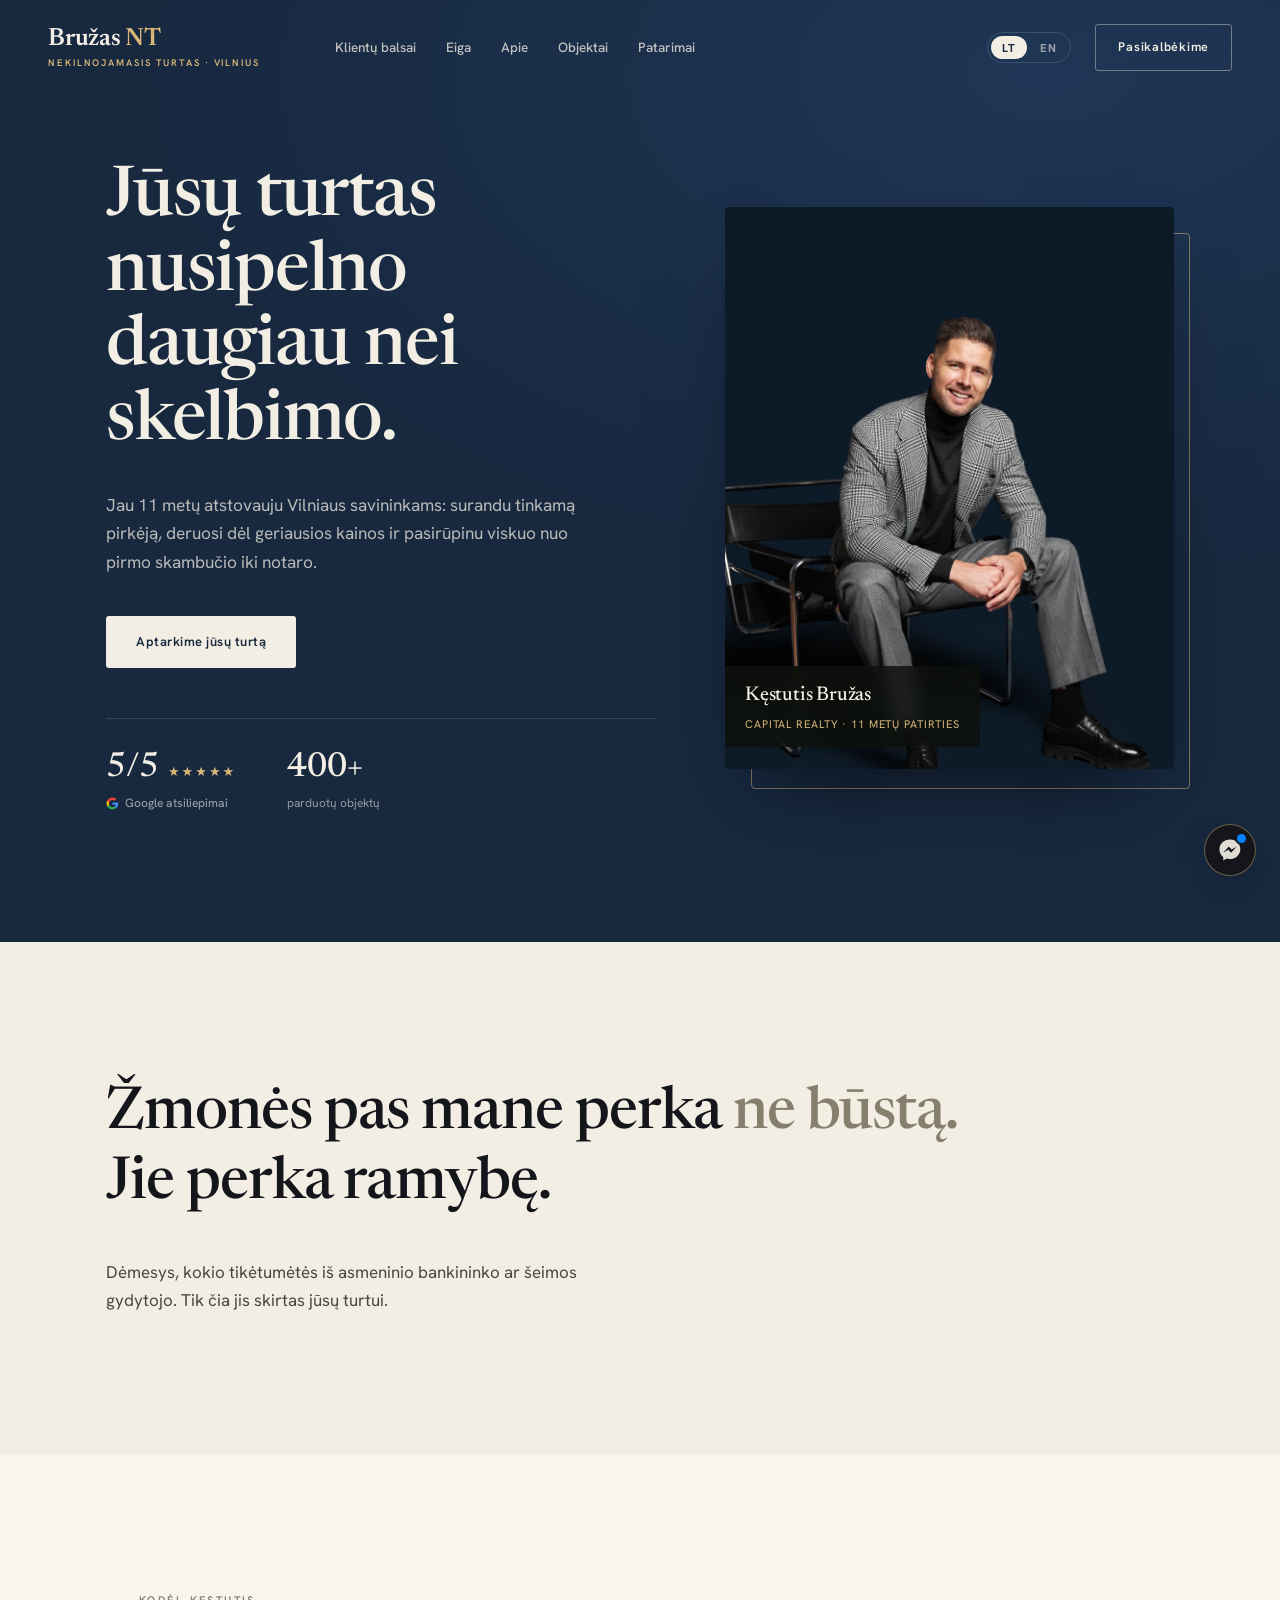
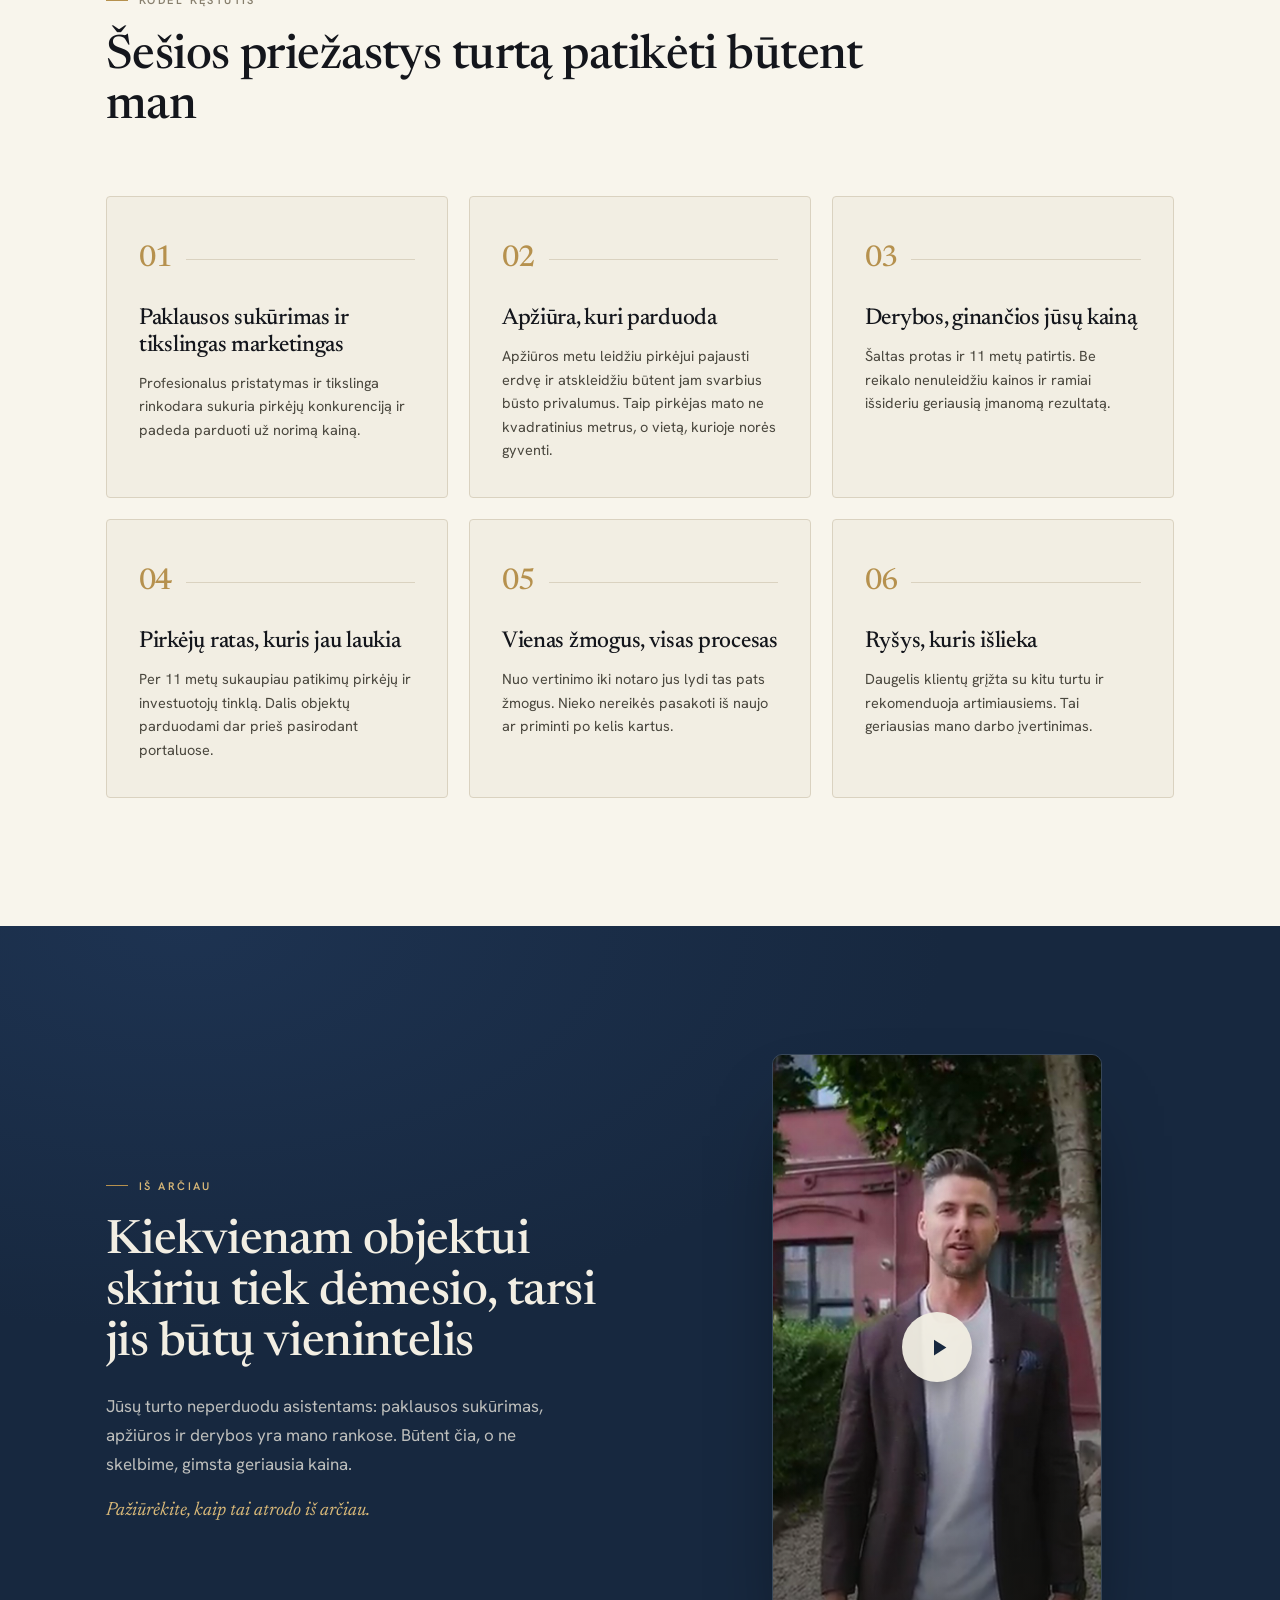
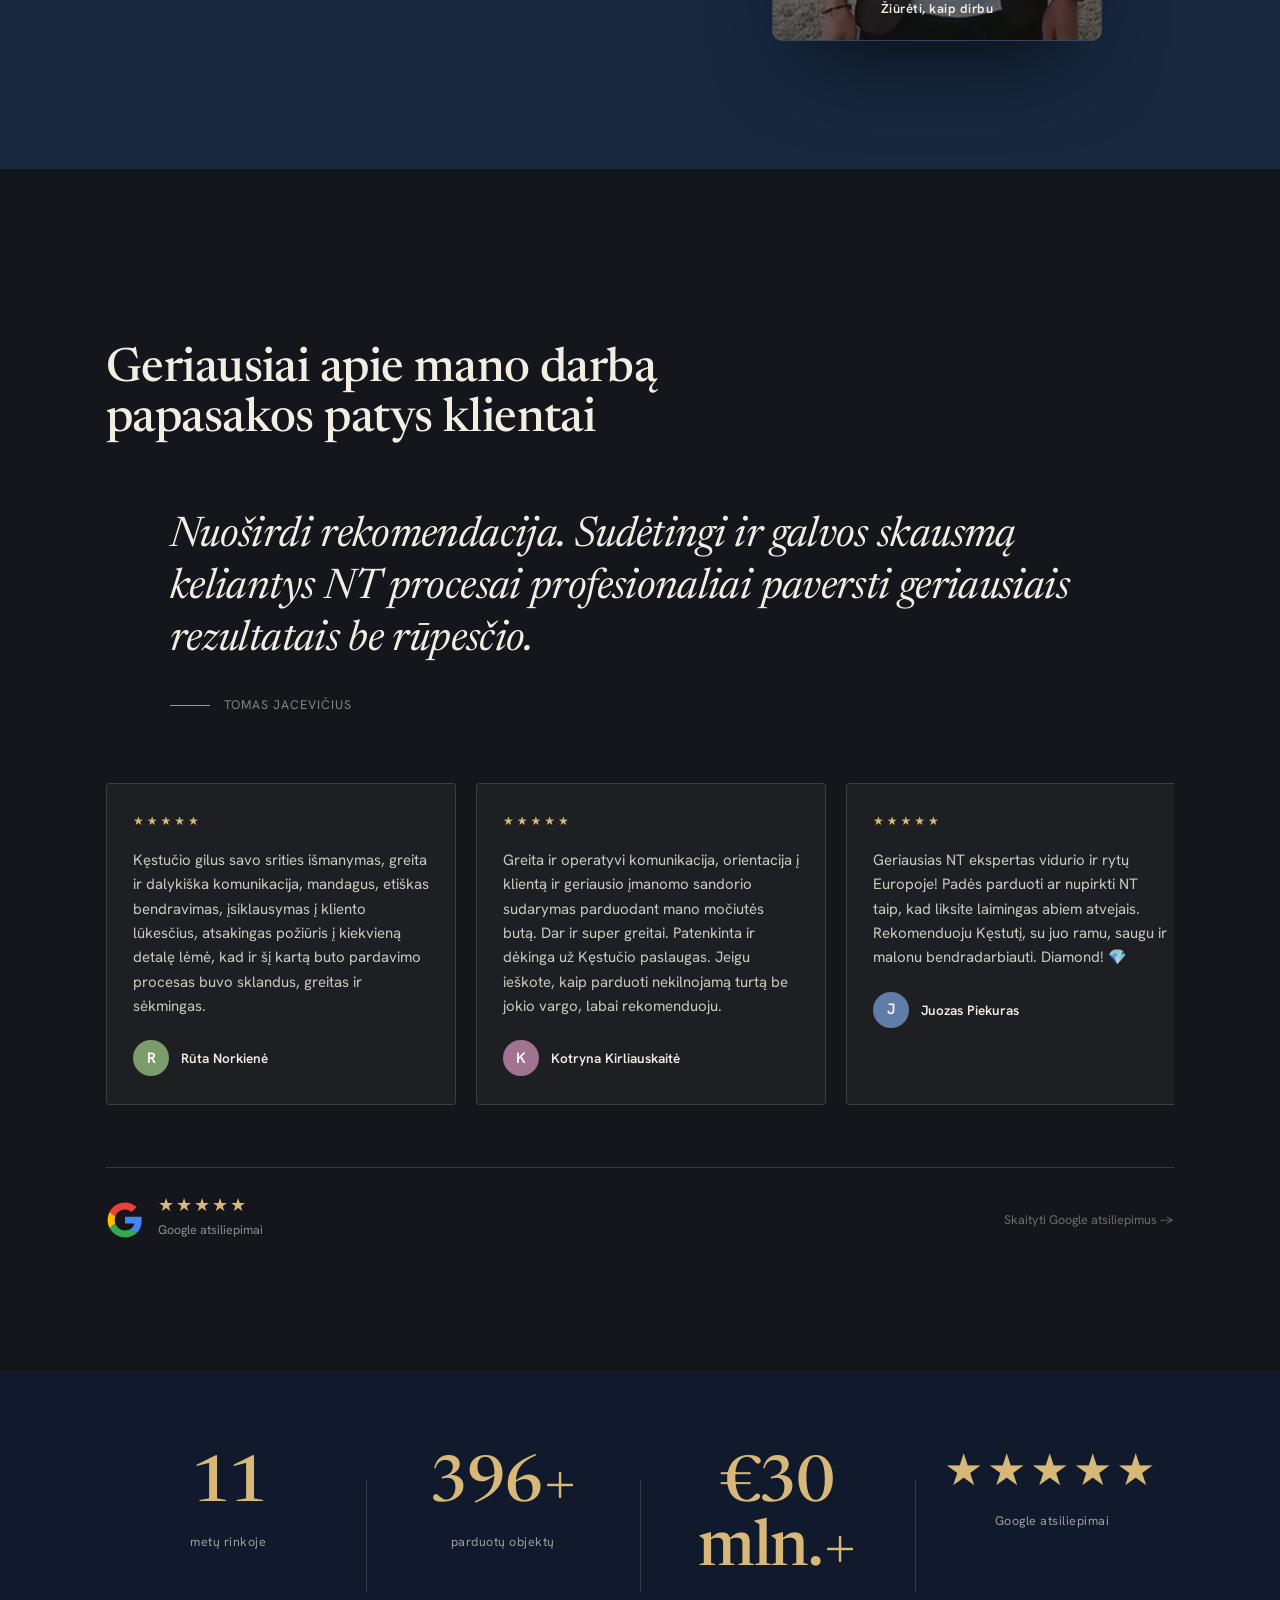
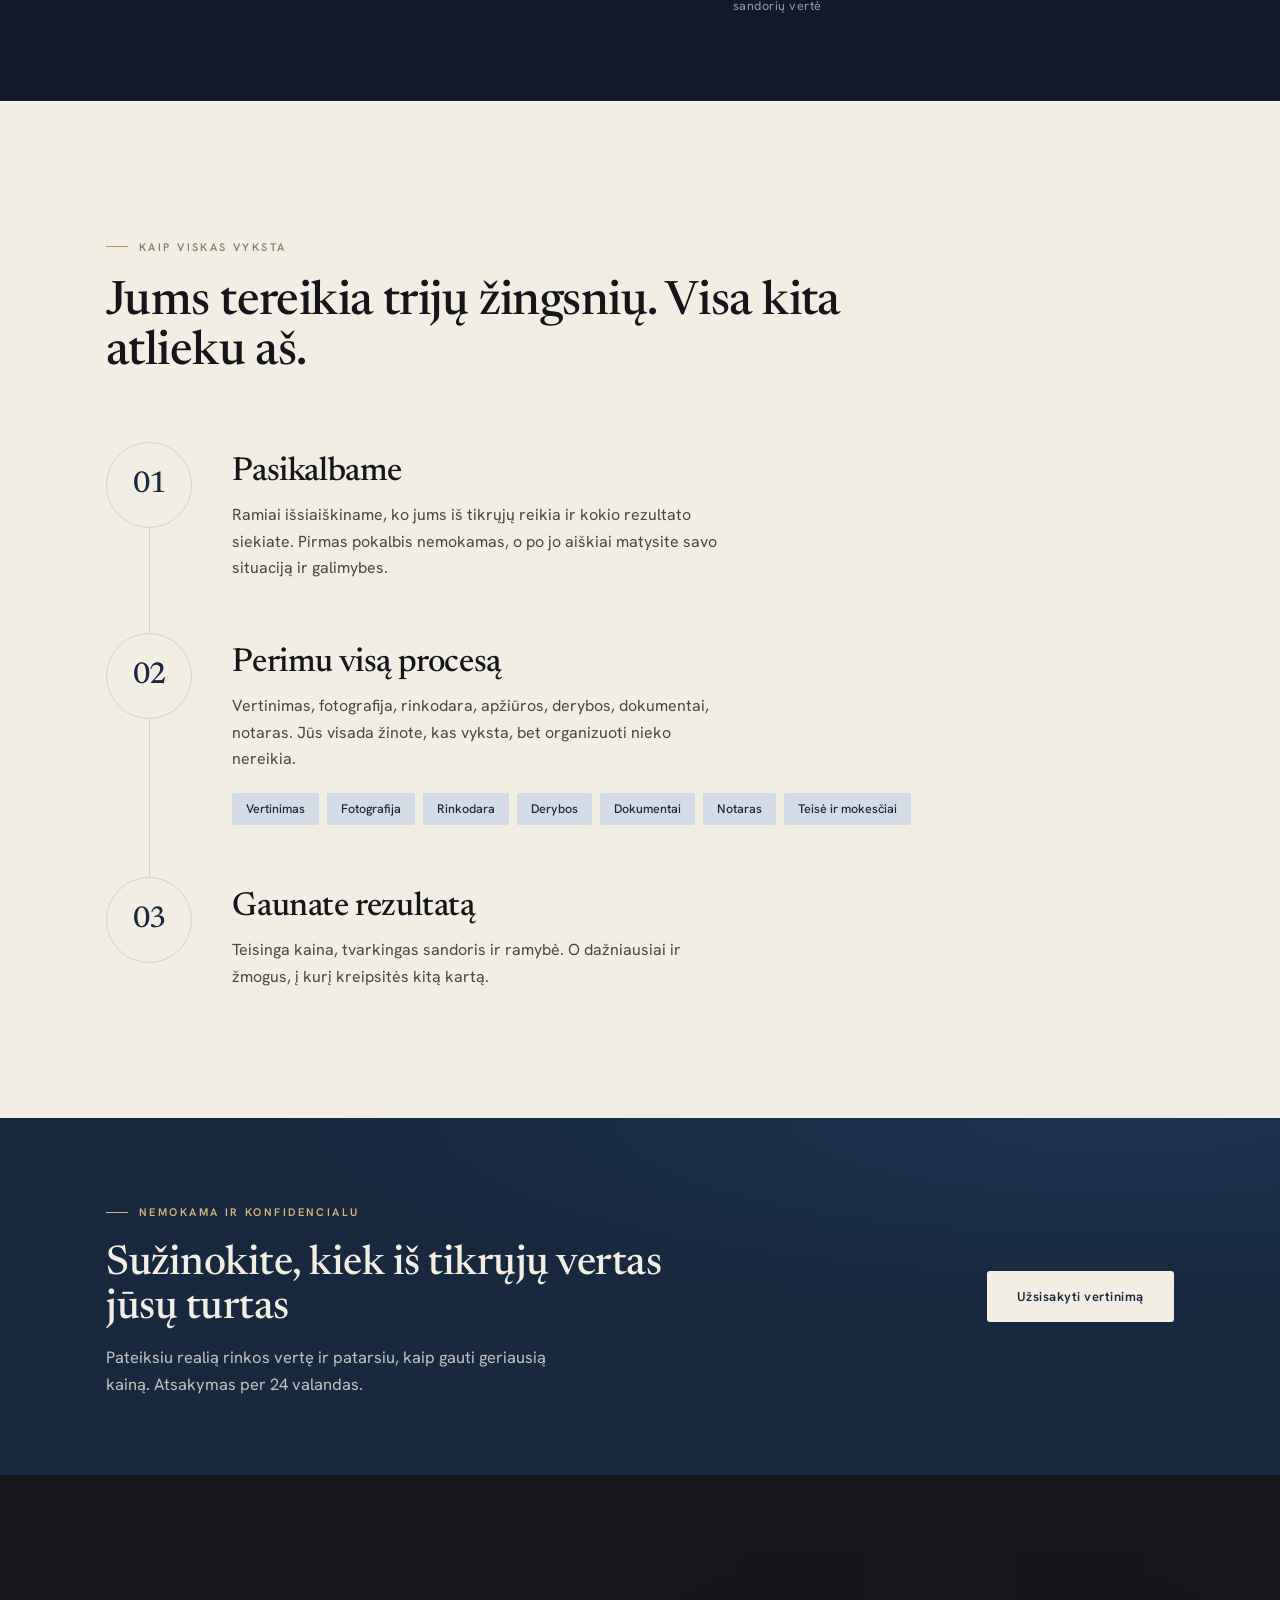
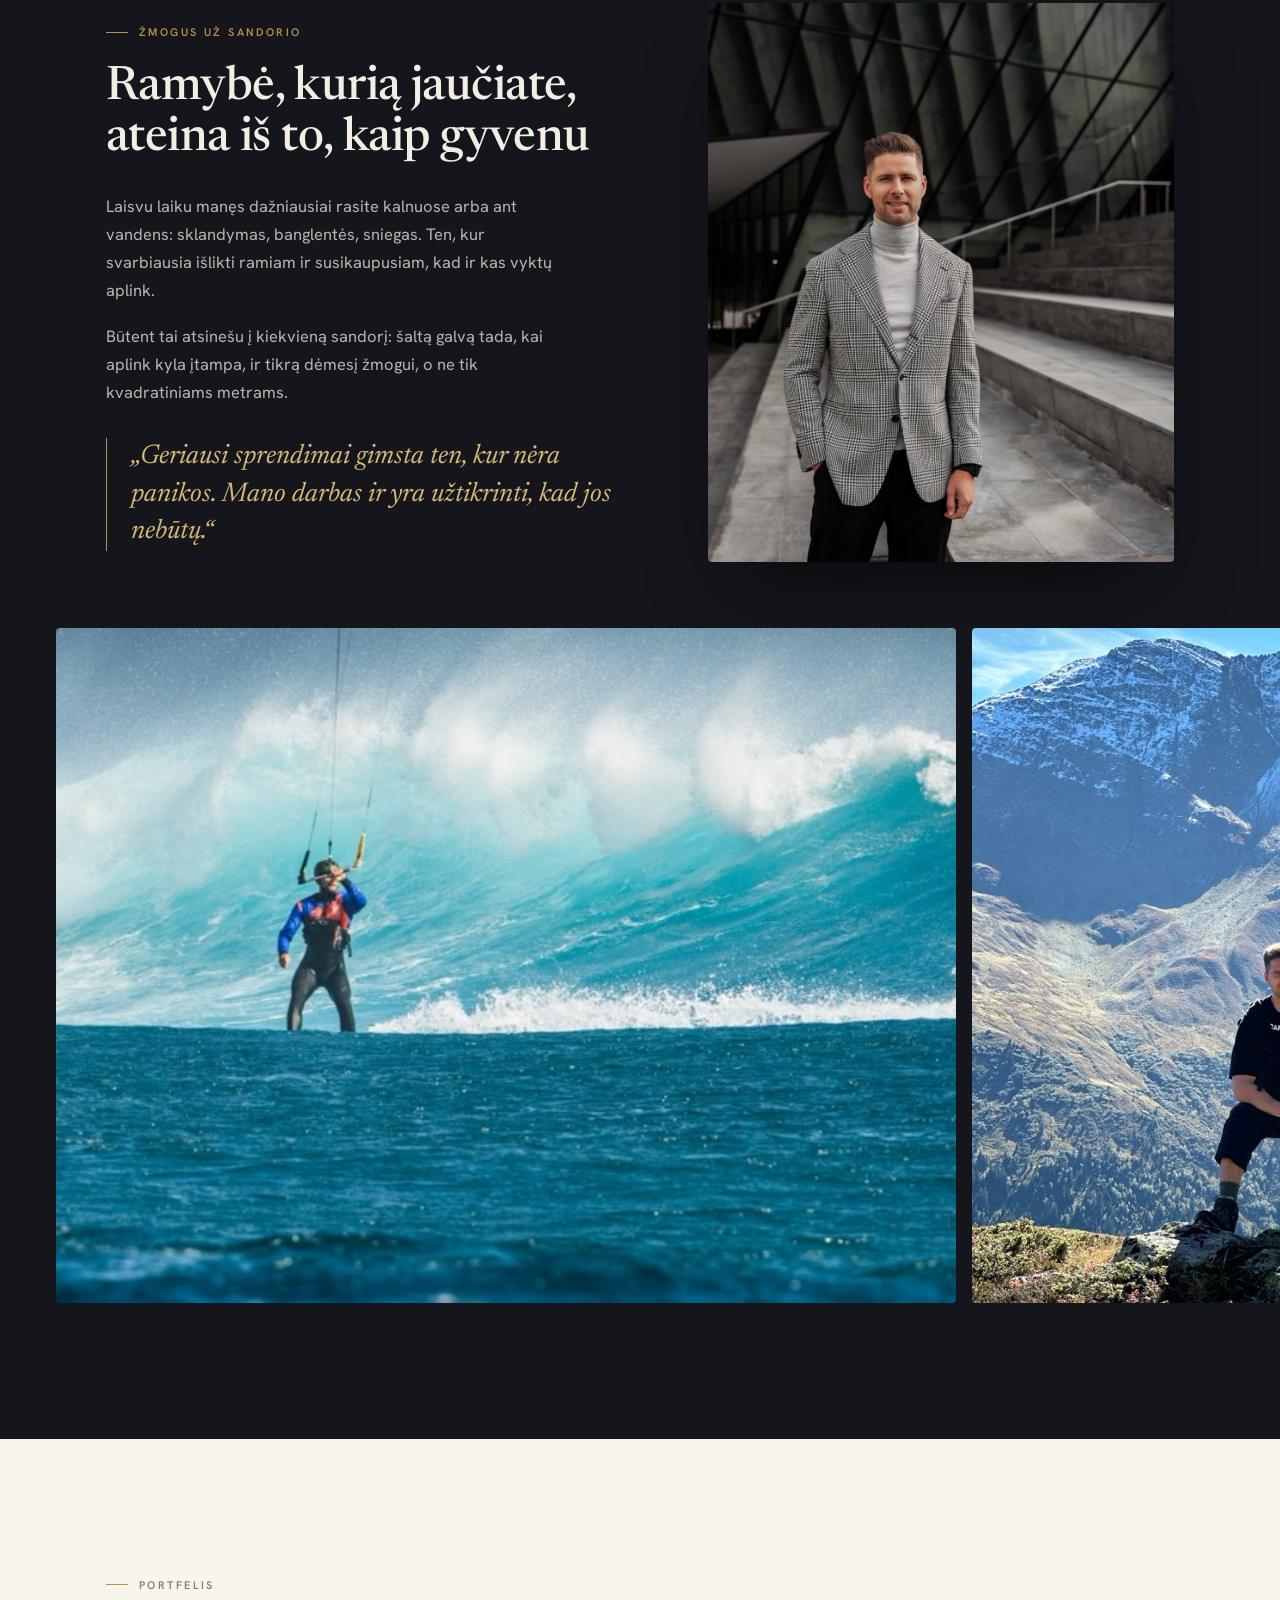
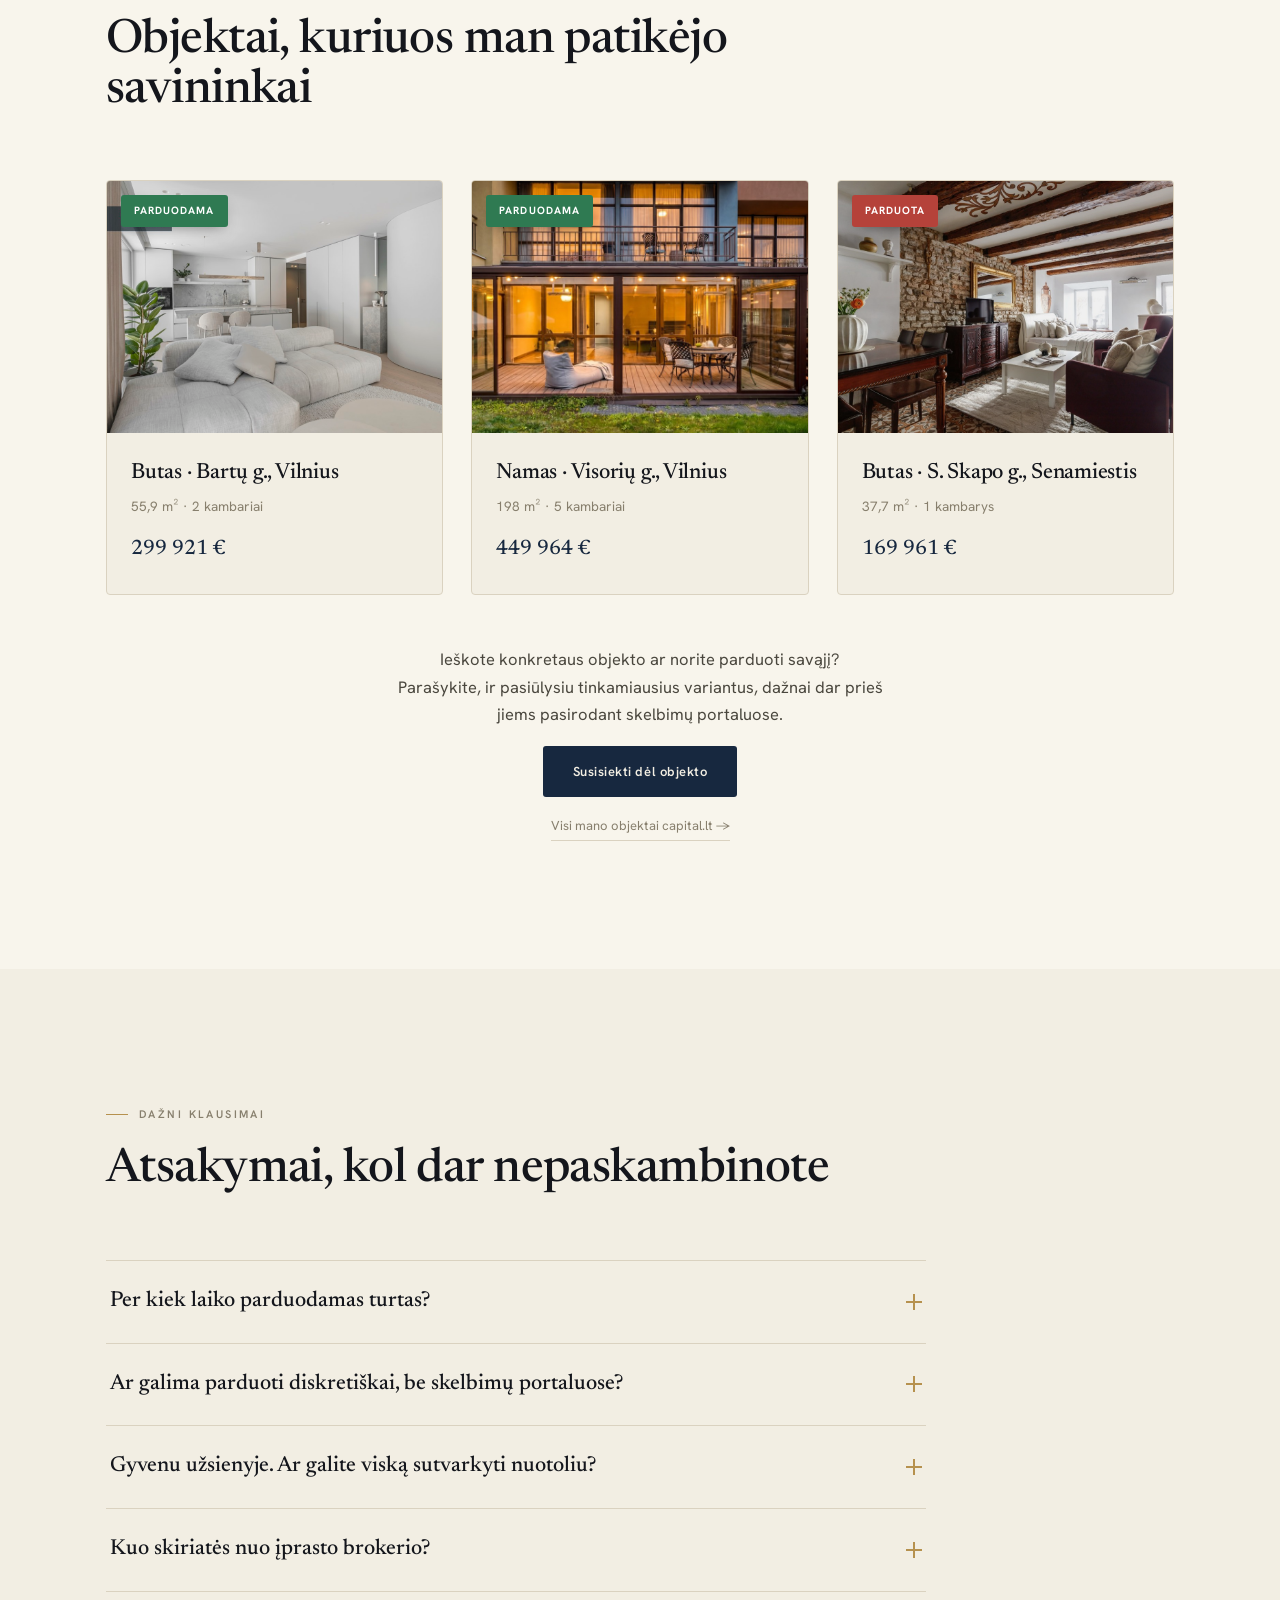
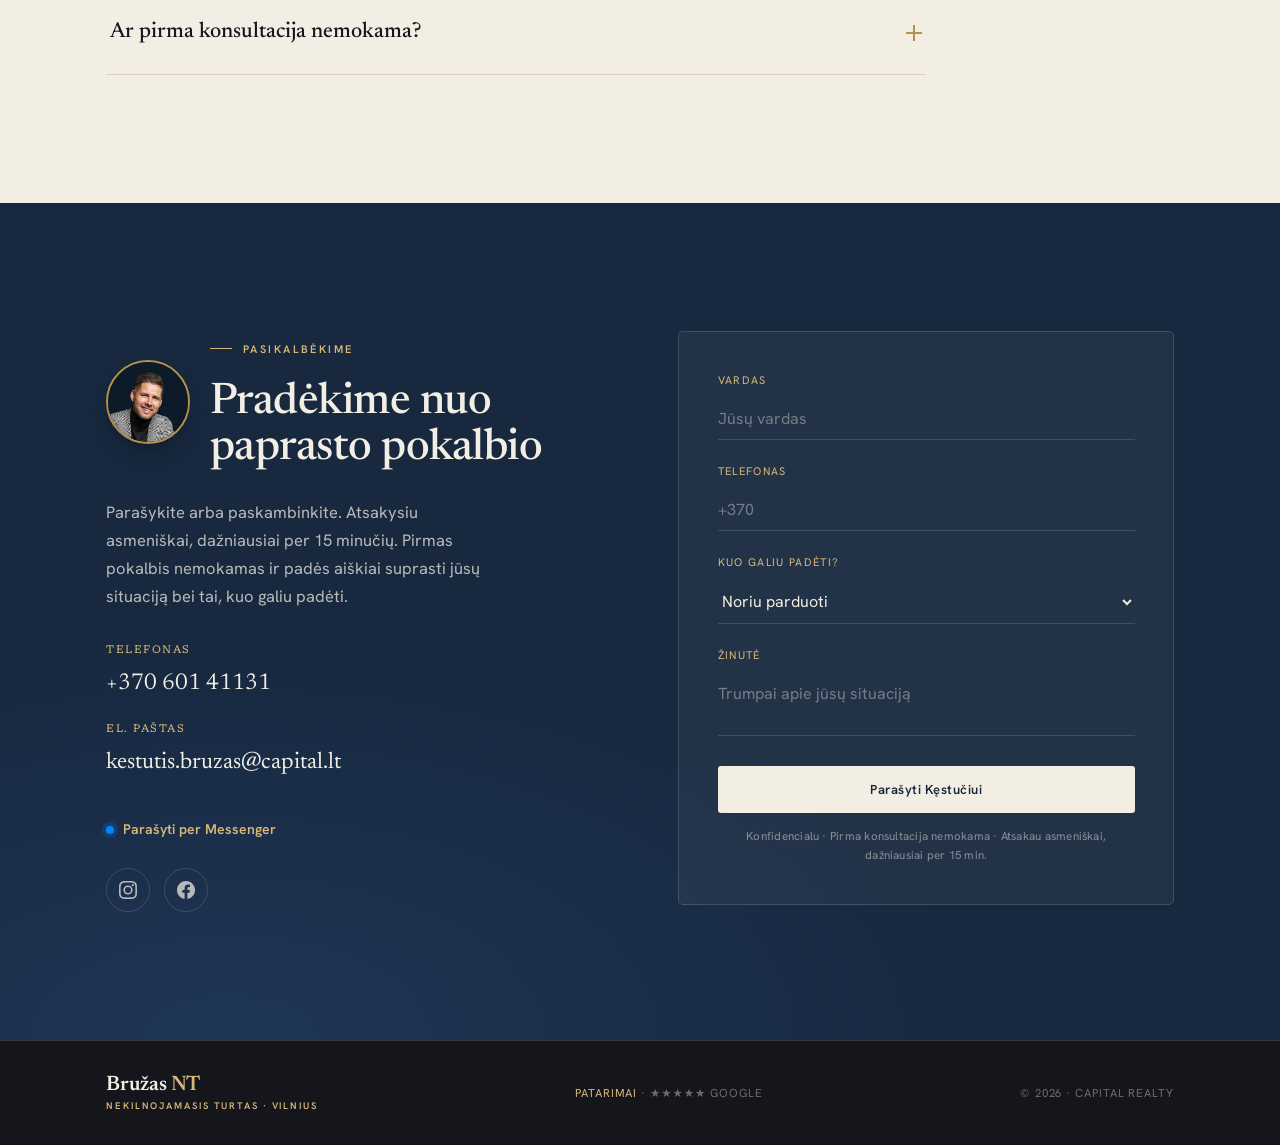
<file: index.html>
<!DOCTYPE html>
<html lang="lt">
<head>
  <meta charset="UTF-8" />
  <meta name="viewport" content="width=device-width, initial-scale=1.0, viewport-fit=cover" />
  <title>Kęstutis Bružas · Asmeninis nekilnojamojo turto patarėjas Vilniuje</title>
  <meta name="description" content="Kęstutis Bružas, asmeninis nekilnojamojo turto patarėjas Vilniuje. Perduodate raktus, viskuo pasirūpina jis. Asmeniškas aptarnavimas parduodant ir perkant. Google įvertinimas 5/5." />
  <link rel="preconnect" href="https://fonts.googleapis.com" />
  <link rel="preconnect" href="https://fonts.gstatic.com" crossorigin />
  <link href="https://fonts.googleapis.com/css2?family=Newsreader:ital,opsz,wght@0,6..72,400;0,6..72,500;0,6..72,600;1,6..72,400;1,6..72,500&family=Hanken+Grotesk:wght@400;500;600;700&display=swap" rel="stylesheet" />
  <link rel="stylesheet" href="styles.css" />
  <link rel="stylesheet" href="theme-navy.css" />
  <link rel="preload" as="image" href="img/kestutis.jpg" fetchpriority="high" />
  <noscript><style>[data-reveal],.hero-h1 .l,.hero .kicker,.hero-sub,.hero-cta,.hero-trust,.hero-portrait{opacity:1 !important;transform:none !important}</style></noscript>
  <link rel="icon" type="image/svg+xml" href="favicon.svg" />
  <link rel="apple-touch-icon" href="apple-touch-icon.png" />
  <meta name="theme-color" content="#17283f" />

  <link rel="canonical" href="https://bruzasnt.lt/" />
  <!-- Open Graph / sharing -->
  <meta property="og:type" content="website" />
  <meta property="og:url" content="https://bruzasnt.lt/" />
  <meta property="og:title" content="Kęstutis Bružas · Nekilnojamojo turto patarėjas Vilniuje" />
  <meta property="og:description" content="Asmeniškas brangaus turto pardavimas Vilniuje. Perduodate raktus, viskuo pasirūpina jis. Google įvertinimas 5/5." />
  <!-- TODO: swap to https://bruzasnt.lt/img/kestutis.jpg when domain is connected -->
  <meta property="og:image" content="https://tomaspaulius.github.io/bruzas-navy/img/kestutis.jpg" />
  <meta property="og:locale" content="lt_LT" />
  <meta property="og:locale:alternate" content="en_US" />
  <meta name="twitter:card" content="summary_large_image" />
  <meta name="twitter:title" content="Kęstutis Bružas · Nekilnojamojo turto patarėjas Vilniuje" />
  <meta name="twitter:description" content="Asmeniškas brangaus turto pardavimas Vilniuje. Google įvertinimas 5/5." />
  <meta name="twitter:image" content="https://tomaspaulius.github.io/bruzas-navy/img/kestutis.jpg" />

  <!-- Structured data: helps Google + AI engines (ChatGPT, Perplexity, AI Overviews) read the facts -->
  <script type="application/ld+json">
  {
    "@context": "https://schema.org",
    "@type": "RealEstateAgent",
    "@id": "https://bruzasnt.lt/#agent",
    "name": "Kęstutis Bružas",
    "url": "https://bruzasnt.lt/",
    "image": "https://bruzasnt.lt/img/kestutis.jpg",
    "jobTitle": "Nekilnojamojo turto patarėjas",
    "description": "Asmeninis nekilnojamojo turto patarėjas Vilniuje. Brangaus turto pardavimas, pirkimas ir vertinimas.",
    "telephone": "+37060141131",
    "email": "kestutis.bruzas@capital.lt",
    "priceRange": "€€€",
    "knowsLanguage": ["lt", "en"],
    "areaServed": { "@type": "City", "name": "Vilnius" },
    "address": { "@type": "PostalAddress", "addressLocality": "Vilnius", "addressCountry": "LT" },
    "worksFor": { "@type": "Organization", "name": "Capital Realty" },
    "sameAs": [
      "https://www.instagram.com/bruzas_nt",
      "https://www.facebook.com/kestutisbruzasNT"
    ],
    "hasOfferCatalog": {
      "@type": "OfferCatalog",
      "name": "Paslaugos",
      "itemListElement": [
        { "@type": "Offer", "itemOffered": { "@type": "Service", "name": "Nekilnojamojo turto pardavimas" } },
        { "@type": "Offer", "itemOffered": { "@type": "Service", "name": "Nekilnojamojo turto pirkimas" } },
        { "@type": "Offer", "itemOffered": { "@type": "Service", "name": "Turto vertinimas" } },
        { "@type": "Offer", "itemOffered": { "@type": "Service", "name": "Investicijų konsultacijos" } }
      ]
    },
    "aggregateRating": {
      "@type": "AggregateRating",
      "ratingValue": "5",
      "reviewCount": "4",
      "bestRating": "5"
    },
    "review": [
      { "@type": "Review", "author": { "@type": "Person", "name": "Tomas Jacevičius" }, "reviewRating": { "@type": "Rating", "ratingValue": "5" }, "reviewBody": "Nuoširdi rekomendacija. Sudėtingi ir galvos skausmą keliantys NT procesai profesionaliai paversti geriausiais rezultatais be rūpesčio." },
      { "@type": "Review", "author": { "@type": "Person", "name": "Rūta Norkienė" }, "reviewRating": { "@type": "Rating", "ratingValue": "5" }, "reviewBody": "Gilus savo srities išmanymas, greita ir dalykiška komunikacija, įsiklausymas į kliento lūkesčius ir atsakingas požiūris į kiekvieną detalę lėmė, kad buto pardavimo procesas buvo sklandus, greitas ir sėkmingas." },
      { "@type": "Review", "author": { "@type": "Person", "name": "Kotryna Kirliauskaitė" }, "reviewRating": { "@type": "Rating", "ratingValue": "5" }, "reviewBody": "Greita ir operatyvi komunikacija, orientacija į klientą ir geriausio įmanomo sandorio sudarymas. Jeigu ieškote, kaip parduoti nekilnojamą turtą be jokio vargo, labai rekomenduoju." },
      { "@type": "Review", "author": { "@type": "Person", "name": "Juozas Piekuras" }, "reviewRating": { "@type": "Rating", "ratingValue": "5" }, "reviewBody": "Geriausias NT ekspertas vidurio ir rytų Europoje! Padės parduoti ar nupirkti NT taip, kad liksite laimingas abiem atvejais. Rekomenduoju Kęstutį, su juo ramu, saugu ir malonu bendradarbiauti." }
    ]
  }
  </script>
  <script type="application/ld+json">
  {
    "@context": "https://schema.org",
    "@type": "FAQPage",
    "mainEntity": [
      { "@type": "Question", "name": "Per kiek laiko parduodamas turtas?", "acceptedAnswer": { "@type": "Answer", "text": "Kiekvienas objektas skirtingas: vieni pirkėją randa per kelias savaites, kitiems reikia daugiau laiko ir apgalvotos strategijos. Po pirmo susitikimo ir turto apžiūros galima pasakyti kur kas konkrečiau, kokios paklausos tikėtis ir per kiek laiko realu pasiekti norimą kainą." } },
      { "@type": "Question", "name": "Ar galima parduoti diskretiškai, be skelbimų portaluose?", "acceptedAnswer": { "@type": "Answer", "text": "Taip, tokia galimybė yra. Objektas pristatomas tiesiogiai pirkėjų ir investuotojų ratui, neskelbiant jo portaluose. Apie pardavimą žino tik tie, kuriems jis realiai aktualus, o savininko aplinkybės, kaina ir derybos lieka konfidencialios." } },
      { "@type": "Question", "name": "Ar galite atstovauti, jei gyvenu užsienyje?", "acceptedAnswer": { "@type": "Answer", "text": "Taip, nemaža dalis klientų gyvena svetur, ir pardavimas įvyksta jiems būnant ten. Vertinimą, pristatymą, apžiūras ir derybas tvarko Kęstutis, o šiandien net notarinį sandorį galima pasirašyti nuotoliniu būdu." } },
      { "@type": "Question", "name": "Kuo skiriatės nuo įprasto brokerio?", "acceptedAnswer": { "@type": "Answer", "text": "Įprastam brokeriui butas yra vienas iš daugelio skelbimų. Čia kiekvienas objektas yra atskiras projektas: Kęstutis pats kuria paklausą, pats veda apžiūras ir pats derasi, o nuo pirmo pokalbio iki notaro dirbate su vienu žmogumi, atsakančiu už rezultatą savo vardu." } },
      { "@type": "Question", "name": "Ar pirma konsultacija nemokama?", "acceptedAnswer": { "@type": "Answer", "text": "Taip, pirmas pokalbis ir turto įvertinimas nieko nekainuoja. Jau po jo aiškiai suprasite savo situaciją: kiek turtas realiai vertas, ko tikėtis iš rinkos ir kaip Kęstutis gali padėti." } }
    ]
  }
  </script>
</head>
<body>
  <header class="nav" id="nav">
    <div class="nav-inner">
      <a class="wordmark" href="#top">Bružas <b class="wm-nt">NT</b><span data-en="Real estate · Vilnius">Nekilnojamasis turtas · Vilnius</span></a>
      <nav class="nav-links" id="navLinks">
        <a href="#balsai" data-en="Reviews">Klientų balsai</a>
        <a href="#eiga" data-en="Process">Eiga</a>
        <a href="#zmogus" data-en="About">Apie</a>
        <a href="#objektai" data-en="Properties">Objektai</a>
        <a href="patarimai.html" data-en="Guides">Patarimai</a>
        <a class="nav-cta-m" href="#kontaktai" data-en="Let's talk">Pasikalbėkime</a>
        <div class="lang-pill lang-menu" role="group" aria-label="Kalba / Language">
          <button type="button" class="lang-opt" data-lang="lt">LT</button>
          <button type="button" class="lang-opt" data-lang="en">EN</button>
        </div>
      </nav>
      <div class="lang-pill lang-header" role="group" aria-label="Kalba / Language">
        <button type="button" class="lang-opt" data-lang="lt">LT</button>
        <button type="button" class="lang-opt" data-lang="en">EN</button>
      </div>
      <a class="btn btn-line nav-cta-d" href="#kontaktai" data-en="Let's talk">Pasikalbėkime</a>
      <button class="nav-toggle" id="navToggle" aria-label="Meniu" aria-expanded="false"><span></span><span></span><span></span></button>
    </div>
  </header>

  <main id="top">

    <!-- ===== HERO ===== -->
    <section class="hero">
      <div class="hero-wrap">
        <div class="hero-text">
          <h1 class="hero-h1">
            <span class="l l1" data-en="Your property deserves">Jūsų turtas nusipelno</span>
            <span class="l l2" data-en="more than a listing.">daugiau nei skelbimo.</span>
          </h1>
          <p class="hero-sub" data-en="For 11 years I've represented owners in Vilnius: I find the right buyer, negotiate the best price and handle everything from the first call to the notary.">Jau 11 metų atstovauju Vilniaus savininkams: surandu tinkamą pirkėją, deruosi dėl geriausios kainos ir pasirūpinu viskuo nuo pirmo skambučio iki notaro.</p>
        </div>
        <figure class="hero-portrait">
          <span class="hp-panel" aria-hidden="true"></span>
          <div class="hp-card">
            <img src="img/kestutis.jpg" alt="Kęstutis Bružas" fetchpriority="high" />
          </div>
          <figcaption class="hp-tag"><b>Kęstutis Bružas</b><span data-en="Capital Realty · 11 years' experience">Capital Realty · 11 metų patirties</span></figcaption>
        </figure>
        <div class="hero-actions">
          <div class="hero-cta">
            <a class="btn btn-clay" href="#kontaktai" data-en="Let's talk about your property">Aptarkime jūsų turtą</a>
          </div>
          <div class="hero-trust">
            <div class="ht ht-google">
              <b>5/5 <i class="ht-gstars">★★★★★</i></b>
              <span><svg class="ht-g" viewBox="0 0 48 48" aria-hidden="true"><path fill="#4285F4" d="M45.12 24.5c0-1.56-.14-3.06-.4-4.5H24v8.51h11.84c-.51 2.75-2.06 5.08-4.39 6.64v5.52h7.11c4.16-3.83 6.56-9.47 6.56-16.17z"/><path fill="#34A853" d="M24 46c5.94 0 10.92-1.97 14.56-5.33l-7.11-5.52c-1.97 1.32-4.49 2.1-7.45 2.1-5.73 0-10.58-3.87-12.31-9.07H4.34v5.7C7.96 41.07 15.4 46 24 46z"/><path fill="#FBBC05" d="M11.69 28.18C11.25 26.86 11 25.45 11 24s.25-2.86.69-4.18v-5.7H4.34A21.99 21.99 0 0 0 2 24c0 3.55.85 6.91 2.34 9.88l7.35-5.7z"/><path fill="#EA4335" d="M24 10.75c3.23 0 6.13 1.11 8.41 3.29l6.31-6.31C34.91 4.18 29.93 2 24 2 15.4 2 7.96 6.93 4.34 14.12l7.35 5.7c1.73-5.2 6.58-9.07 12.31-9.07z"/></svg><em data-en="Google reviews">Google atsiliepimai</em></span>
            </div>
            <div class="ht"><b>400+</b><span data-en="properties sold">parduotų objektų</span></div>
          </div>
        </div>
      </div>
    </section>

    <!-- ===== STATEMENT ===== -->
    <section class="statement">
      <div class="wrap">
        <p class="state-line" data-reveal data-en="People don't come to me for <span class='nb'>a home.</span>">Žmonės pas mane perka <span class="nb">ne būstą.</span></p>
        <p class="state-line big" data-reveal data-en="They come for peace of mind.">Jie perka ramybę.</p>
        <p class="state-sub" data-reveal data-en="The kind of attention you'd expect from a private banker or your family doctor. Only here it's devoted to your property.">Dėmesys, kokio tikėtumėtės iš asmeninio bankininko ar šeimos gydytojo. Tik čia jis skirtas jūsų turtui.</p>
      </div>
    </section>

    <!-- ===== WHY HIM ===== -->
    <section class="why" id="kodel">
      <div class="wrap">
        <div class="sec-head">
          <p class="eyebrow" data-reveal data-en="Why Kęstutis">Kodėl Kęstutis</p>
          <h2 data-reveal data-en="Six reasons to trust your property to me">Šešios priežastys turtą patikėti būtent man</h2>
        </div>
        <div class="why-grid">
          <article class="why-card" data-reveal>
            <span class="why-no">01</span>
            <h3 data-en="Demand and targeted marketing">Paklausos sukūrimas ir tikslingas marketingas</h3>
            <p data-en="Professional presentation and focused marketing create competition between buyers and help you sell at the price you want.">Profesionalus pristatymas ir tikslinga rinkodara sukuria pirkėjų konkurenciją ir padeda parduoti už norimą kainą.</p>
          </article>
          <article class="why-card" data-reveal>
            <span class="why-no">02</span>
            <h3 data-en="A viewing that sells">Apžiūra, kuri parduoda</h3>
            <p data-en="During the viewing I let the buyer feel the space and reveal the details that matter to them. So they see not square meters, but a place they'll want to live in.">Apžiūros metu leidžiu pirkėjui pajausti erdvę ir atskleidžiu būtent jam svarbius būsto privalumus. Taip pirkėjas mato ne kvadratinius metrus, o vietą, kurioje norės gyventi.</p>
          </article>
          <article class="why-card" data-reveal>
            <span class="why-no">03</span>
            <h3 data-en="Negotiation that defends your price">Derybos, ginančios jūsų kainą</h3>
            <p data-en="A cool head and 11 years of experience. I never drop the price without reason and calmly negotiate the best possible result.">Šaltas protas ir 11 metų patirtis. Be reikalo nenuleidžiu kainos ir ramiai išsideriu geriausią įmanomą rezultatą.</p>
          </article>
          <article class="why-card" data-reveal>
            <span class="why-no">04</span>
            <h3 data-en="A circle of buyers already waiting">Pirkėjų ratas, kuris jau laukia</h3>
            <p data-en="Over 11 years I've built a network of trusted buyers and investors. Some properties sell before they ever reach the listing portals.">Per 11 metų sukaupiau patikimų pirkėjų ir investuotojų tinklą. Dalis objektų parduodami dar prieš pasirodant portaluose.</p>
          </article>
          <article class="why-card" data-reveal>
            <span class="why-no">05</span>
            <h3 data-en="One person, the whole process">Vienas žmogus, visas procesas</h3>
            <p data-en="From valuation to the notary, the same person is with you. You'll never have to explain things again or remind anyone twice.">Nuo vertinimo iki notaro jus lydi tas pats žmogus. Nieko nereikės pasakoti iš naujo ar priminti po kelis kartus.</p>
          </article>
          <article class="why-card" data-reveal>
            <span class="why-no">06</span>
            <h3 data-en="A relationship that lasts">Ryšys, kuris išlieka</h3>
            <p data-en="Many clients come back with another property and recommend me to those closest to them. That's the best measure of my work.">Daugelis klientų grįžta su kitu turtu ir rekomenduoja artimiausiems. Tai geriausias mano darbo įvertinimas.</p>
          </article>
        </div>
      </div>
    </section>

    <!-- ===== REEL / PERSONAL ATTENTION ===== -->
    <section class="reel-sec" id="darbas">
      <div class="wrap reel-grid">
        <div class="reel-text" data-reveal>
          <p class="eyebrow bronze" data-en="Up close">Iš arčiau</p>
          <h2 data-en="I give every property as much attention as if it were the only one">Kiekvienam objektui skiriu tiek dėmesio, tarsi jis būtų vienintelis</h2>
          <p class="reel-lead" data-en="I don't hand your property to assistants: creating demand, viewings and negotiations stay in my hands. That, not the listing, is where the best price is made.">Jūsų turto neperduodu asistentams: paklausos sukūrimas, apžiūros ir derybos yra mano rankose. Būtent čia, o ne skelbime, gimsta geriausia kaina.</p>
          <p class="reel-note" data-en="See what that looks like up close.">Pažiūrėkite, kaip tai atrodo iš arčiau.</p>
        </div>
        <!-- Reel: YouTube Short, loaded on click (facade). Change data-yt to swap the video. -->
        <div class="reel-video" data-yt="X-_gJaT-dTc" role="button" tabindex="0" data-reveal aria-label="Žiūrėti Kęstučio vaizdo įrašą">
          <img src="img/reel-poster.jpg" alt="Kęstutis Bružas vaizdo įraše" loading="lazy" />
          <span class="reel-play"><svg viewBox="0 0 24 24" aria-hidden="true"><path d="M8 5v14l11-7z" /></svg></span>
          <span class="reel-tag" data-en="Watch me at work">Žiūrėti, kaip dirbu</span>
        </div>
      </div>
    </section>

    <!-- ===== CLIENT VOICES ===== -->
    <section class="voices" id="balsai">
      <div class="wrap">
        <div class="sec-head light">
          <p class="eyebrow bronze" data-reveal data-en="Client voices">Klientų balsai</p>
          <h2 data-reveal data-en="My clients tell the story best">Geriausiai apie mano darbą papasakos patys klientai</h2>
        </div>

        <blockquote class="voice-feature" data-reveal>
          <p data-en="A heartfelt recommendation. Complex, headache-inducing real estate processes turned into the best results, professionally and without a worry.">Nuoširdi rekomendacija. Sudėtingi ir galvos skausmą keliantys NT procesai profesionaliai paversti geriausiais rezultatais be rūpesčio.</p>
          <footer><span class="vf-line"></span>Tomas Jacevičius</footer>
        </blockquote>

        <div class="voice-rail" id="rail">
          <figure class="vcard" data-reveal>
            <div class="vstars">★★★★★</div>
            <p data-en="Kęstutis's deep expertise, quick and businesslike communication, polite and ethical manner, genuine attention to the client's expectations and a responsible approach to every detail meant that, once again, selling the apartment was smooth, fast and successful.">Kęstučio gilus savo srities išmanymas, greita ir dalykiška komunikacija, mandagus, etiškas bendravimas, įsiklausymas į kliento lūkesčius, atsakingas požiūris į kiekvieną detalę lėmė, kad ir šį kartą buto pardavimo procesas buvo sklandus, greitas ir sėkmingas.</p>
            <figcaption><span class="vav" style="--c:#7c9c6b">R</span><b>Rūta Norkienė</b></figcaption>
          </figure>
          <figure class="vcard" data-reveal>
            <div class="vstars">★★★★★</div>
            <p data-en="Quick and responsive communication, a client-first approach and the best possible deal when selling my grandmother's apartment. And incredibly fast, too. Grateful and happy with Kęstutis's service. If you're looking to sell property without any hassle, I highly recommend him.">Greita ir operatyvi komunikacija, orientacija į klientą ir geriausio įmanomo sandorio sudarymas parduodant mano močiutės butą. Dar ir super greitai. Patenkinta ir dėkinga už Kęstučio paslaugas. Jeigu ieškote, kaip parduoti nekilnojamą turtą be jokio vargo, labai rekomenduoju.</p>
            <figcaption><span class="vav" style="--c:#a07391">K</span><b>Kotryna Kirliauskaitė</b></figcaption>
          </figure>
          <figure class="vcard" data-reveal>
            <div class="vstars">★★★★★</div>
            <p data-en="The best real estate expert in Central and Eastern Europe! He'll help you sell or buy so you come out happy either way. I recommend Kęstutis, working with him is calm, safe and pleasant. Diamond! 💎">Geriausias NT ekspertas vidurio ir rytų Europoje! Padės parduoti ar nupirkti NT taip, kad liksite laimingas abiem atvejais. Rekomenduoju Kęstutį, su juo ramu, saugu ir malonu bendradarbiauti. Diamond! 💎</p>
            <figcaption><span class="vav" style="--c:#5f7da8">J</span><b>Juozas Piekuras</b></figcaption>
          </figure>
        </div>

        <div class="voices-foot" data-reveal>
          <div class="g-badge">
            <svg viewBox="0 0 48 48"><path fill="#4285F4" d="M45.12 24.5c0-1.56-.14-3.06-.4-4.5H24v8.51h11.84c-.51 2.75-2.06 5.08-4.39 6.64v5.52h7.11c4.16-3.83 6.56-9.47 6.56-16.17z"/><path fill="#34A853" d="M24 46c5.94 0 10.92-1.97 14.56-5.33l-7.11-5.52c-1.97 1.32-4.49 2.1-7.45 2.1-5.73 0-10.58-3.87-12.31-9.07H4.34v5.7C7.96 41.07 15.4 46 24 46z"/><path fill="#FBBC05" d="M11.69 28.18C11.25 26.86 11 25.45 11 24s.25-2.86.69-4.18v-5.7H4.34A21.99 21.99 0 0 0 2 24c0 3.55.85 6.91 2.34 9.88l7.35-5.7z"/><path fill="#EA4335" d="M24 10.75c3.23 0 6.13 1.11 8.41 3.29l6.31-6.31C34.91 4.18 29.93 2 24 2 15.4 2 7.96 6.93 4.34 14.12l7.35 5.7c1.73-5.2 6.58-9.07 12.31-9.07z"/></svg>
            <div><b class="g-stars">★★★★★</b><span data-en="Google reviews">Google atsiliepimai</span></div>
          </div>
          <a class="vf-note" href="https://share.google/7SS8q7zgwa0Fj1GyD" target="_blank" rel="noopener" data-en="Read the Google reviews →">Skaityti Google atsiliepimus →</a>
        </div>
      </div>
    </section>

    <!-- ===== NUMBERS ===== -->
    <section class="numbers">
      <div class="wrap num-row">
        <div class="num" data-reveal><b data-count="11">0</b><span data-en="years in the market">metų rinkoje</span></div>
        <div class="num" data-reveal><b data-count="400" data-suffix="+">0</b><span data-en="properties sold">parduotų objektų</span></div>
        <div class="num" data-reveal><b data-count="30" data-prefix="€" data-suffix=" mln.+">0</b><span data-en="in transactions">sandorių vertė</span></div>
        <div class="num" data-reveal><b class="num-stars">★★★★★</b><span data-en="Google reviews">Google atsiliepimai</span></div>
      </div>
    </section>

    <!-- ===== PROCESS / TIMELINE ===== -->
    <section class="eiga" id="eiga">
      <div class="wrap">
        <div class="sec-head">
          <p class="eyebrow" data-reveal data-en="How it works">Kaip viskas vyksta</p>
          <h2 data-reveal data-en="You only take three steps. I handle the rest.">Jums tereikia trijų žingsnių. Visa kita atlieku aš.</h2>
        </div>
        <ol class="timeline">
          <li class="tl-step" data-reveal>
            <span class="tl-no">01</span>
            <div class="tl-body">
              <h3 data-en="We talk">Pasikalbame</h3>
              <p data-en="We calmly work out what you really need and the result you're after. The first conversation is free, and by the end of it you'll clearly see your situation and your options.">Ramiai išsiaiškiname, ko jums iš tikrųjų reikia ir kokio rezultato siekiate. Pirmas pokalbis nemokamas, o po jo aiškiai matysite savo situaciją ir galimybes.</p>
            </div>
          </li>
          <li class="tl-step" data-reveal>
            <span class="tl-no">02</span>
            <div class="tl-body">
              <h3 data-en="I take over the whole process">Perimu visą procesą</h3>
              <p data-en="Valuation, photography, marketing, viewings, negotiations, documents, notary. You always know what's happening, but you organize nothing.">Vertinimas, fotografija, rinkodara, apžiūros, derybos, dokumentai, notaras. Jūs visada žinote, kas vyksta, bet organizuoti nieko nereikia.</p>
              <ul class="tl-tags">
                <li data-en="Valuation">Vertinimas</li>
                <li data-en="Photography">Fotografija</li>
                <li data-en="Marketing">Rinkodara</li>
                <li data-en="Negotiations">Derybos</li>
                <li data-en="Documents">Dokumentai</li>
                <li data-en="Notary">Notaras</li>
                <li data-en="Law &amp; taxes">Teisė ir mokesčiai</li>
              </ul>
            </div>
          </li>
          <li class="tl-step" data-reveal>
            <span class="tl-no">03</span>
            <div class="tl-body">
              <h3 data-en="You get the result">Gaunate rezultatą</h3>
              <p data-en="The right price, a clean deal and peace of mind. And usually, the person you'll turn to next time.">Teisinga kaina, tvarkingas sandoris ir ramybė. O dažniausiai ir žmogus, į kurį kreipsitės kitą kartą.</p>
            </div>
          </li>
        </ol>
      </div>
    </section>

    <!-- ===== VALUATION / LEAD MAGNET ===== -->
    <section class="valuation" id="vertinimas">
      <div class="wrap val-inner" data-reveal>
        <div class="val-text">
          <p class="eyebrow bronze" data-en="Free and confidential">Nemokama ir konfidencialu</p>
          <h2 data-en="Find out what your property is really worth">Sužinokite, kiek iš tikrųjų vertas jūsų turtas</h2>
          <p class="val-sub" data-en="I'll give you a realistic market value and advise how to get the best price. An answer within 24 hours.">Pateiksiu realią rinkos vertę ir patarsiu, kaip gauti geriausią kainą. Atsakymas per 24 valandas.</p>
        </div>
        <a class="btn btn-clay val-btn" href="#contact-form" data-en="Request a valuation">Užsisakyti vertinimą</a>
      </div>
    </section>

    <!-- ===== THE MAN / PERSONALITY ===== -->
    <section class="zmogus" id="zmogus">
      <div class="wrap zm-grid">
        <div class="zm-text">
          <p class="eyebrow bronze" data-reveal data-en="The person behind the deal">Žmogus už sandorio</p>
          <h2 data-reveal data-en="The calm you feel comes from how I live">Ramybė, kurią jaučiate, ateina iš to, kaip gyvenu</h2>
          <p class="zm-lead" data-reveal data-en="In my free time you'll usually find me in the mountains or on the water: paragliding, surfing, snow. Where the thing that matters most is staying calm and focused, whatever happens around you.">Laisvu laiku manęs dažniausiai rasite kalnuose arba ant vandens: sklandymas, banglentės, sniegas. Ten, kur svarbiausia išlikti ramiam ir susikaupusiam, kad ir kas vyktų aplink.</p>
          <p class="zm-lead" data-reveal data-en="That's exactly what I bring to every deal: a cool head when tension rises, and real attention to the person, not just the square meters.">Būtent tai atsinešu į kiekvieną sandorį: šaltą galvą tada, kai aplink kyla įtampa, ir tikrą dėmesį žmogui, o ne tik kvadratiniams metrams.</p>
          <div class="zm-quote" data-reveal data-en="“The best decisions are made where there's no panic. My job is to make sure there isn't any.”">„Geriausi sprendimai gimsta ten, kur nėra panikos. Mano darbas ir yra užtikrinti, kad jos nebūtų.“</div>
        </div>
        <div class="zm-media" data-reveal>
          <figure class="zm-main">
            <img src="img/portrait-city.jpg" alt="Kęstutis Bružas Vilniuje" loading="lazy" />
          </figure>
        </div>
      </div>
      <div class="life-rail" data-reveal>
        <img src="img/life-1.jpg" alt="Aitvarų sportas bangose" loading="lazy" />
        <img src="img/life-2.jpg" alt="Kalnų žygis" loading="lazy" />
        <img src="img/life-3.jpg" alt="Aitvarų sportas prie vandenyno" loading="lazy" />
        <img src="img/life-4.jpg" alt="Sklandymas parasparniu" loading="lazy" />
      </div>
    </section>

    <!-- ===== OBJECTS ===== -->
    <section class="objects" id="objektai">
      <div class="wrap">
        <div class="sec-head">
          <p class="eyebrow" data-reveal data-en="Portfolio">Portfelis</p>
          <h2 data-reveal data-en="Properties owners have trusted me with">Objektai, kuriuos man patikėjo savininkai</h2>
        </div>
        <div class="obj-grid">
          <a class="obj" href="https://www.capital.lt/lt/parduodamas-butas-bartu-g-16-burbiskese-vilniuje-5590-kvm-ploto-2-kambariai-p321238" target="_blank" rel="noopener" data-reveal>
            <div class="obj-media"><span class="obj-badge" data-en="For sale">Parduodama</span><img src="img/obj-bartu.jpg" alt="Butas Bartų g., Vilnius" loading="lazy" /></div>
            <div class="obj-info"><b data-en="Apartment · Bartų st., Vilnius">Butas · Bartų g., Vilnius</b><span data-en="55.9 m² · 2 rooms">55,9 m² · 2 kambariai</span><strong class="obj-price">299 921 €</strong></div>
          </a>
          <a class="obj" href="https://www.capital.lt/lt/parduodamas-namas-visoriu-g-36e-visoriuose-vilniuje-19800-kvm-ploto-3-aukstai-p322156" target="_blank" rel="noopener" data-reveal>
            <div class="obj-media"><span class="obj-badge" data-en="For sale">Parduodama</span><img src="img/obj-visoriu.jpg" alt="Namas Visorių g., Vilnius" loading="lazy" /></div>
            <div class="obj-info"><b data-en="House · Visorių st., Vilnius">Namas · Visorių g., Vilnius</b><span data-en="198 m² · 5 rooms">198 m² · 5 kambariai</span><strong class="obj-price">449 964 €</strong></div>
          </a>
          <a class="obj sold" href="https://www.capital.lt/lt/parduodamas-butas-s-skapo-g-5a-senamiestyje-vilniuje-3771-kvm-ploto-1-kambariai-p305542" target="_blank" rel="noopener" data-reveal>
            <div class="obj-media"><span class="obj-badge sold" data-en="Sold">Parduota</span><img src="img/obj-skapo.jpg" alt="Butas S. Skapo g., Senamiestis" loading="lazy" /></div>
            <div class="obj-info"><b data-en="Apartment · S. Skapo st., Old Town">Butas · S. Skapo g., Senamiestis</b><span data-en="37.7 m² · 1 room">37,7 m² · 1 kambarys</span><strong class="obj-price">169 961 €</strong></div>
          </a>
        </div>
        <div class="obj-foot" data-reveal>
          <p data-en="Looking for a particular property, or want to sell your own? Write to me and I'll suggest the best options, often before they reach the listing portals.">Ieškote konkretaus objekto ar norite parduoti savąjį? Parašykite, ir pasiūlysiu tinkamiausius variantus, dažnai dar prieš jiems pasirodant skelbimų portaluose.</p>
          <a class="btn btn-solid" href="#contact-form" data-en="Ask about a property">Susisiekti dėl objekto</a>
          <a class="obj-ext" href="https://www.capital.lt/lt/kestutis-bruzas-b1954" target="_blank" rel="noopener" data-en="All my listings on capital.lt →">Visi mano objektai capital.lt →</a>
        </div>
      </div>
    </section>

    <!-- ===== FAQ ===== -->
    <section class="faq" id="duk">
      <div class="wrap">
        <div class="sec-head">
          <p class="eyebrow" data-reveal data-en="Common questions">Dažni klausimai</p>
          <h2 data-reveal data-en="Answers before you even call">Atsakymai, kol dar nepaskambinote</h2>
        </div>
        <div class="faq-list">
          <details class="faq-item" data-reveal><summary><span data-en="How long does it take to sell?">Per kiek laiko parduodamas turtas?</span><span class="faq-ico"></span></summary><div class="faq-a" data-en="Every property is different: some find their buyer within weeks, others need more time and a well-thought-out strategy. After our first meeting, once I've seen the property, I can be far more specific: what demand to expect for your property and how quickly the price you want is realistic.">Kiekvienas objektas skirtingas: vieni pirkėją randa per kelias savaites, kitiems reikia daugiau laiko ir apgalvotos strategijos. Po pirmo susitikimo ir turto apžiūros galėsiu pasakyti kur kas konkrečiau: kokios paklausos tikėtis būtent jūsų objektui ir per kiek laiko realu pasiekti norimą kainą.</div></details>
          <details class="faq-item" data-reveal><summary><span data-en="Can you sell discreetly, without the listing portals?">Ar galima parduoti diskretiškai, be skelbimų portaluose?</span><span class="faq-ico"></span></summary><div class="faq-a" data-en="Yes, that option exists. I can present the property directly to my own circle of buyers and investors, without listing it on the portals. Only the people it genuinely concerns know it's for sale, and your circumstances, the price and the negotiations stay between us.">Taip, tokia galimybė yra. Objektą galiu pristatyti tiesiogiai savo pirkėjų ir investuotojų ratui, neskelbiant jo portaluose. Apie pardavimą tuomet žino tik tie, kuriems jis realiai aktualus, o jūsų aplinkybės, kaina ir derybos lieka tarp mūsų.</div></details>
          <details class="faq-item" data-reveal><summary><span data-en="I live abroad. Can you handle everything remotely?">Gyvenu užsienyje. Ar galite viską sutvarkyti nuotoliu?</span><span class="faq-ico"></span></summary><div class="faq-a" data-en="Yes. A good share of my clients live abroad, and the sale happens while they stay right where they are. I handle the valuation, presentation, viewings and negotiations, and you only make the key decisions. Today even the notary signing can be done remotely.">Taip, nemaža dalis mano klientų gyvena svetur, ir pardavimas įvyksta jiems būnant ten. Vertinimą, pristatymą, apžiūras ir derybas tvarkau aš, o jūs priimate tik svarbiausius sprendimus. Šiandien net notarinį sandorį galima pasirašyti nuotoliniu būdu.</div></details>
          <details class="faq-item" data-reveal><summary><span data-en="How are you different from an ordinary agent?">Kuo skiriatės nuo įprasto brokerio?</span><span class="faq-ico"></span></summary><div class="faq-a" data-en="For a typical agent, your home is one listing among many. For me, every property is a separate project: I create the demand myself, lead the viewings myself and negotiate over every thousand myself. From the first conversation to the notary you work with one person, who answers for the result by name. That's why most of my clients come recommended, and later come back themselves.">Įprastam brokeriui jūsų butas yra vienas iš daugelio skelbimų. Man kiekvienas objektas yra atskiras projektas: pats sukuriu jam paklausą, pats vedu apžiūras ir pats deruosi dėl kiekvieno tūkstančio. Nuo pirmo pokalbio iki notaro dirbate su vienu žmogumi, kuris už rezultatą atsako savo vardu. Todėl dauguma klientų pas mane ateina rekomendavus, o vėliau grįžta patys.</div></details>
          <details class="faq-item" data-reveal><summary><span data-en="Is the first consultation free?">Ar pirma konsultacija nemokama?</span><span class="faq-ico"></span></summary><div class="faq-a" data-en="Yes, the first conversation and the valuation cost nothing. By the end of it you'll clearly understand your situation: what the property is really worth, what to expect from the market and how I can help. What to do next is entirely your call.">Taip, pirmas pokalbis ir turto įvertinimas nieko nekainuoja. Jau po jo aiškiai suprasite savo situaciją: kiek turtas realiai vertas, ko tikėtis iš rinkos ir kaip galiu padėti. O ką daryti toliau, ramiai nuspręsite patys.</div></details>
        </div>
      </div>
    </section>

    <!-- ===== CONTACT ===== -->
    <section class="contact" id="kontaktai">
      <div class="wrap contact-grid">
        <div class="contact-copy">
          <div class="contact-person" data-reveal>
            <img src="img/kestutis-avatar.jpg" alt="Kęstutis Bružas" />
            <div><span class="eyebrow bronze" data-en="Let's talk">Pasikalbėkime</span><h2 data-en="Let's start with a simple conversation">Pradėkime nuo paprasto pokalbio</h2></div>
          </div>
          <p class="contact-lead" data-reveal data-en="Write or call. I'll reply personally, usually within 15 minutes. The first conversation is free and will give you a clear picture of your situation and how I can help.">Parašykite arba paskambinkite. Atsakysiu asmeniškai, dažniausiai per 15 minučių. Pirmas pokalbis nemokamas ir padės aiškiai suprasti jūsų situaciją bei tai, kuo galiu padėti.</p>
          <div class="contact-details" data-reveal>
            <a href="tel:+37060141131"><span data-en="Phone">Telefonas</span>+370 601 41131</a>
            <a href="mailto:kestutis.bruzas@capital.lt"><span data-en="Email">El. paštas</span>kestutis.bruzas@capital.lt</a>
          </div>
          <a class="wa-inline" href="https://m.me/kestutisbruzasNT" target="_blank" rel="noopener" data-reveal>
            <span class="wa-dot"></span><span data-en="Message on Messenger">Parašyti per Messenger</span>
          </a>
          <div class="contact-social" data-reveal>
            <a href="https://www.instagram.com/bruzas_nt" target="_blank" rel="noopener" aria-label="Instagram"><svg viewBox="0 0 24 24" aria-hidden="true"><path fill="currentColor" d="M12 2.16c3.2 0 3.58.01 4.85.07 1.17.05 1.8.25 2.23.41.56.22.96.48 1.38.9.42.42.68.82.9 1.38.16.42.36 1.06.41 2.23.06 1.27.07 1.65.07 4.85s-.01 3.58-.07 4.85c-.05 1.17-.25 1.8-.41 2.23-.22.56-.48.96-.9 1.38-.42.42-.82.68-1.38.9-.42.16-1.06.36-2.23.41-1.27.06-1.65.07-4.85.07s-3.58-.01-4.85-.07c-1.17-.05-1.8-.25-2.23-.41a3.72 3.72 0 0 1-1.38-.9 3.72 3.72 0 0 1-.9-1.38c-.16-.42-.36-1.06-.41-2.23-.06-1.27-.07-1.65-.07-4.85s.01-3.58.07-4.85c.05-1.17.25-1.8.41-2.23.22-.56.48-.96.9-1.38.42-.42.82-.68 1.38-.9.42-.16 1.06-.36 2.23-.41 1.27-.06 1.65-.07 4.85-.07zM12 0C8.74 0 8.33.01 7.05.07 5.78.13 4.9.33 4.14.63c-.79.3-1.46.72-2.13 1.38A5.88 5.88 0 0 0 .63 4.14C.33 4.9.13 5.78.07 7.05.01 8.33 0 8.74 0 12s.01 3.67.07 4.95c.06 1.27.26 2.15.56 2.91.3.79.72 1.46 1.38 2.13a5.88 5.88 0 0 0 2.13 1.38c.76.3 1.64.5 2.91.56 1.28.06 1.69.07 4.95.07s3.67-.01 4.95-.07c1.27-.06 2.15-.26 2.91-.56a5.88 5.88 0 0 0 2.13-1.38 5.88 5.88 0 0 0 1.38-2.13c.3-.76.5-1.64.56-2.91.06-1.28.07-1.69.07-4.95s-.01-3.67-.07-4.95c-.06-1.27-.26-2.15-.56-2.91a5.88 5.88 0 0 0-1.38-2.13A5.88 5.88 0 0 0 19.86.63c-.76-.3-1.64-.5-2.91-.56C15.67.01 15.26 0 12 0zm0 5.84A6.16 6.16 0 1 0 12 18.16 6.16 6.16 0 0 0 12 5.84zm0 10.16a4 4 0 1 1 0-8 4 4 0 0 1 0 8zM19.85 5.59a1.44 1.44 0 1 1-2.88 0 1.44 1.44 0 0 1 2.88 0z"/></svg></a>
            <a href="https://www.facebook.com/kestutisbruzasNT" target="_blank" rel="noopener" aria-label="Facebook"><svg viewBox="0 0 24 24" aria-hidden="true"><path fill="currentColor" d="M24 12.07C24 5.4 18.63 0 12 0S0 5.4 0 12.07C0 18.1 4.39 23.09 10.13 24v-8.44H7.08v-3.49h3.05v-2.66c0-3.02 1.79-4.7 4.53-4.7 1.31 0 2.68.24 2.68.24v2.97h-1.51c-1.49 0-1.96.93-1.96 1.89v2.26h3.33l-.53 3.49h-2.8V24C19.61 23.09 24 18.1 24 12.07z"/></svg></a>
          </div>
        </div>
        <form class="contact-form" id="contact-form" action="https://formspree.io/f/YOUR_ID" method="POST" data-reveal>
          <div class="field"><label data-en="Name">Vardas</label><input name="vardas" required placeholder="Jūsų vardas" data-en-ph="Your name" /></div>
          <div class="field"><label data-en="Phone">Telefonas</label><input name="telefonas" type="tel" required placeholder="+370" data-en-ph="+370" /></div>
          <div class="field"><label data-en="How can I help?">Kuo galiu padėti?</label>
            <select name="tema"><option data-en="I want to sell">Noriu parduoti</option><option data-en="I want to buy">Noriu pirkti</option><option data-en="Investing">Investavimas</option><option data-en="I live abroad and need everything handled">Gyvenu užsienyje, reikia viską sutvarkyti</option><option data-en="Consultation">Konsultacija</option><option data-en="Property valuation">Turto vertinimas</option></select>
          </div>
          <div class="field"><label data-en="Message">Žinutė</label><textarea name="žinutė" rows="2" placeholder="Trumpai apie jūsų situaciją" data-en-ph="Briefly about your situation"></textarea></div>
          <button class="btn btn-clay btn-block" type="submit" data-en="Message Kęstutis">Parašyti Kęstučiui</button>
          <p class="form-note" data-en="Confidential · Free first consultation · I reply personally, usually within 15 min.">Konfidencialu · Pirma konsultacija nemokama · Atsakau asmeniškai, dažniausiai per 15 min.</p>
          <p class="form-success" id="form-success" hidden data-en="Thank you. I'll be in touch personally.">Ačiū. Susisieksiu su jumis asmeniškai.</p>
        </form>
      </div>
    </section>
  </main>

  <footer class="footer">
    <div class="wrap footer-inner">
      <a class="wordmark footer-brand" href="#top">Bružas <b class="wm-nt">NT</b><span data-en="Real estate · Vilnius">Nekilnojamasis turtas · Vilnius</span></a>
      <span class="footer-mid"><a href="patarimai.html" data-en="Guides">Patarimai</a> · ★★★★★ Google</span>
      <span class="footer-r">© 2026 · Capital Realty</span>
      <div class="lang-pill lang-foot" role="group" aria-label="Kalba / Language">
        <button type="button" class="lang-opt" data-lang="lt">LT</button>
        <button type="button" class="lang-opt" data-lang="en">EN</button>
      </div>
    </div>
  </footer>

  <!-- floating Messenger (all devices) -->
  <a class="wa-float" href="https://m.me/kestutisbruzasNT" target="_blank" rel="noopener" aria-label="Rašyti per Messenger">
    <svg viewBox="0 0 32 32" aria-hidden="true"><path fill="currentColor" d="M16 3C8.6 3 3 8.4 3 15.1c0 3.8 1.8 7.2 4.7 9.4V29l4.3-2.4c1.2.3 2.4.5 3.7.5 7.4 0 13-5.4 13-12.1S23.4 3 16 3zm1.3 16.3l-3.3-3.5-6.4 3.5 7-7.5 3.4 3.5 6.3-3.5-7 7.5z"/></svg>
  </a>

  <script>
    const nav = document.getElementById('nav');
    addEventListener('scroll', () => nav.classList.toggle('scrolled', scrollY > 24), { passive: true });
    const navToggle = document.getElementById('navToggle');
    navToggle.addEventListener('click', () => {
      const open = nav.classList.toggle('open');
      navToggle.setAttribute('aria-expanded', open);
    });
    document.getElementById('navLinks').addEventListener('click', (e) => {
      if (e.target.tagName === 'A') nav.classList.remove('open');
    });

    // ===== i18n: LT default, EN via data-en swap =====
    const I18N_META = {
      lt: {
        title: 'Kęstutis Bružas · Asmeninis nekilnojamojo turto patarėjas Vilniuje',
        desc: 'Kęstutis Bružas, asmeninis nekilnojamojo turto patarėjas Vilniuje. Perduodate raktus, viskuo pasirūpina jis. Asmeniškas aptarnavimas parduodant ir perkant. Google įvertinimas 5/5.',
        btn: 'EN', btnAria: 'Switch to English'
      },
      en: {
        title: 'Kęstutis Bružas · Private Real Estate Advisor in Vilnius',
        desc: 'Kęstutis Bružas, a personal real estate advisor in Vilnius. Hand over the keys and he handles everything. Personal service for selling and buying. Rated 5/5 on Google.',
        btn: 'LT', btnAria: 'Perjungti į lietuvių kalbą'
      }
    };
    const langOpts = Array.from(document.querySelectorAll('.lang-opt'));
    const i18nEls = Array.from(document.querySelectorAll('[data-en]'));
    i18nEls.forEach(el => { el.dataset.lt = el.innerHTML; });
    const i18nPh = Array.from(document.querySelectorAll('[data-en-ph]'));
    i18nPh.forEach(el => { el.dataset.ltPh = el.getAttribute('placeholder') || ''; });
    let curLang = 'lt';
    function applyLang(lang) {
      curLang = lang === 'en' ? 'en' : 'lt';
      i18nEls.forEach(el => { el.innerHTML = curLang === 'en' ? el.getAttribute('data-en') : el.dataset.lt; });
      i18nPh.forEach(el => { el.setAttribute('placeholder', curLang === 'en' ? el.getAttribute('data-en-ph') : el.dataset.ltPh); });
      const m = I18N_META[curLang];
      document.documentElement.lang = curLang;
      document.title = m.title;
      const d = document.querySelector('meta[name="description"]'); if (d) d.setAttribute('content', m.desc);
      langOpts.forEach(b => { const on = b.dataset.lang === curLang; b.classList.toggle('is-on', on); b.setAttribute('aria-pressed', on ? 'true' : 'false'); });
      try { localStorage.setItem('bruzas-lang', curLang); } catch (e) {}
    }
    let savedLang = null;
    try { savedLang = localStorage.getItem('bruzas-lang'); } catch (e) {}
    applyLang(savedLang === 'en' ? 'en' : 'lt');
    langOpts.forEach(b => b.addEventListener('click', () => applyLang(b.dataset.lang)));

    // reel: load YouTube Short on click (facade)
    (() => {
      const reel = document.querySelector('.reel-video[data-yt]');
      if (!reel) return;
      const play = () => {
        if (reel.classList.contains('playing')) return;
        const id = reel.getAttribute('data-yt');
        const f = document.createElement('iframe');
        f.src = 'https://www.youtube.com/embed/' + id + '?autoplay=1&rel=0&playsinline=1&modestbranding=1';
        f.title = 'Kęstutis Bružas';
        f.allow = 'autoplay; encrypted-media; picture-in-picture; fullscreen';
        f.setAttribute('allowfullscreen', '');
        f.loading = 'lazy';
        reel.innerHTML = '';
        reel.appendChild(f);
        reel.classList.add('playing');
      };
      reel.addEventListener('click', play);
      reel.addEventListener('keydown', (e) => { if (e.key === 'Enter' || e.key === ' ') { e.preventDefault(); play(); } });
    })();

    // hero load-in
    requestAnimationFrame(() => document.body.classList.add('loaded'));

    // scroll reveal
    (() => {
      const els = document.querySelectorAll('[data-reveal]');
      if (!('IntersectionObserver' in window)) { els.forEach(e => e.classList.add('in')); return; }
      const io = new IntersectionObserver((entries) => {
        entries.forEach((en) => {
          if (en.isIntersecting) { en.target.classList.add('in'); io.unobserve(en.target); }
        });
      }, { threshold: 0.16, rootMargin: '0px 0px -8% 0px' });
      els.forEach(e => io.observe(e));
    })();

    // animated counters
    (() => {
      const nums = document.querySelectorAll('[data-count]');
      const run = (el) => {
        const target = parseFloat(el.dataset.count);
        const dec = parseInt(el.dataset.decimals || '0', 10);
        const pre = el.dataset.prefix || '';
        const suf = el.dataset.suffix || '';
        const dur = 1500; let t0 = null;
        const tick = (t) => {
          if (!t0) t0 = t;
          const p = Math.min((t - t0) / dur, 1);
          const e = 1 - Math.pow(1 - p, 3);
          el.textContent = pre + (target * e).toFixed(dec).replace('.', ',') + suf;
          if (p < 1) requestAnimationFrame(tick);
          else el.textContent = pre + target.toFixed(dec).replace('.', ',') + suf;
        };
        requestAnimationFrame(tick);
      };
      if (!('IntersectionObserver' in window)) { nums.forEach(run); return; }
      const io = new IntersectionObserver((ents) => {
        ents.forEach(en => { if (en.isIntersecting) { run(en.target); io.unobserve(en.target); } });
      }, { threshold: 0.6 });
      nums.forEach(n => io.observe(n));
    })();

    const cf = document.getElementById('contact-form');
    const showThanks = () => {
      const en = curLang === 'en';
      cf.innerHTML = '<div class="form-thanks">' +
        '<span class="ft-check">&#10003;</span>' +
        '<h3>' + (en ? 'Thank you, I received your message.' : 'Ačiū, gavau jūsų žinutę.') + '</h3>' +
        '<p>' + (en ? "I'll be in touch personally, usually within 15 minutes." : 'Susisieksiu su jumis asmeniškai, dažniausiai per 15 minučių.') + '</p>' +
        '<a class="ft-wa" href="https://m.me/kestutisbruzasNT" target="_blank" rel="noopener">' + (en ? 'Or message me right away on Messenger' : 'Arba parašykite iš karto per Messenger') + '</a>' +
      '</div>';
    };
    cf.addEventListener('submit', async (e) => {
      e.preventDefault();
      const action = cf.getAttribute('action') || '';
      const btn = cf.querySelector('button[type=submit]');
      if (action && !action.includes('YOUR_ID')) {
        try {
          if (btn) { btn.disabled = true; btn.textContent = curLang === 'en' ? 'Sending...' : 'Siunčiama...'; }
          await fetch(action, { method: 'POST', body: new FormData(cf), headers: { Accept: 'application/json' } });
        } catch (err) { /* show thanks anyway */ }
      }
      showThanks();
    });
  </script>
</body>
</html>
</file>
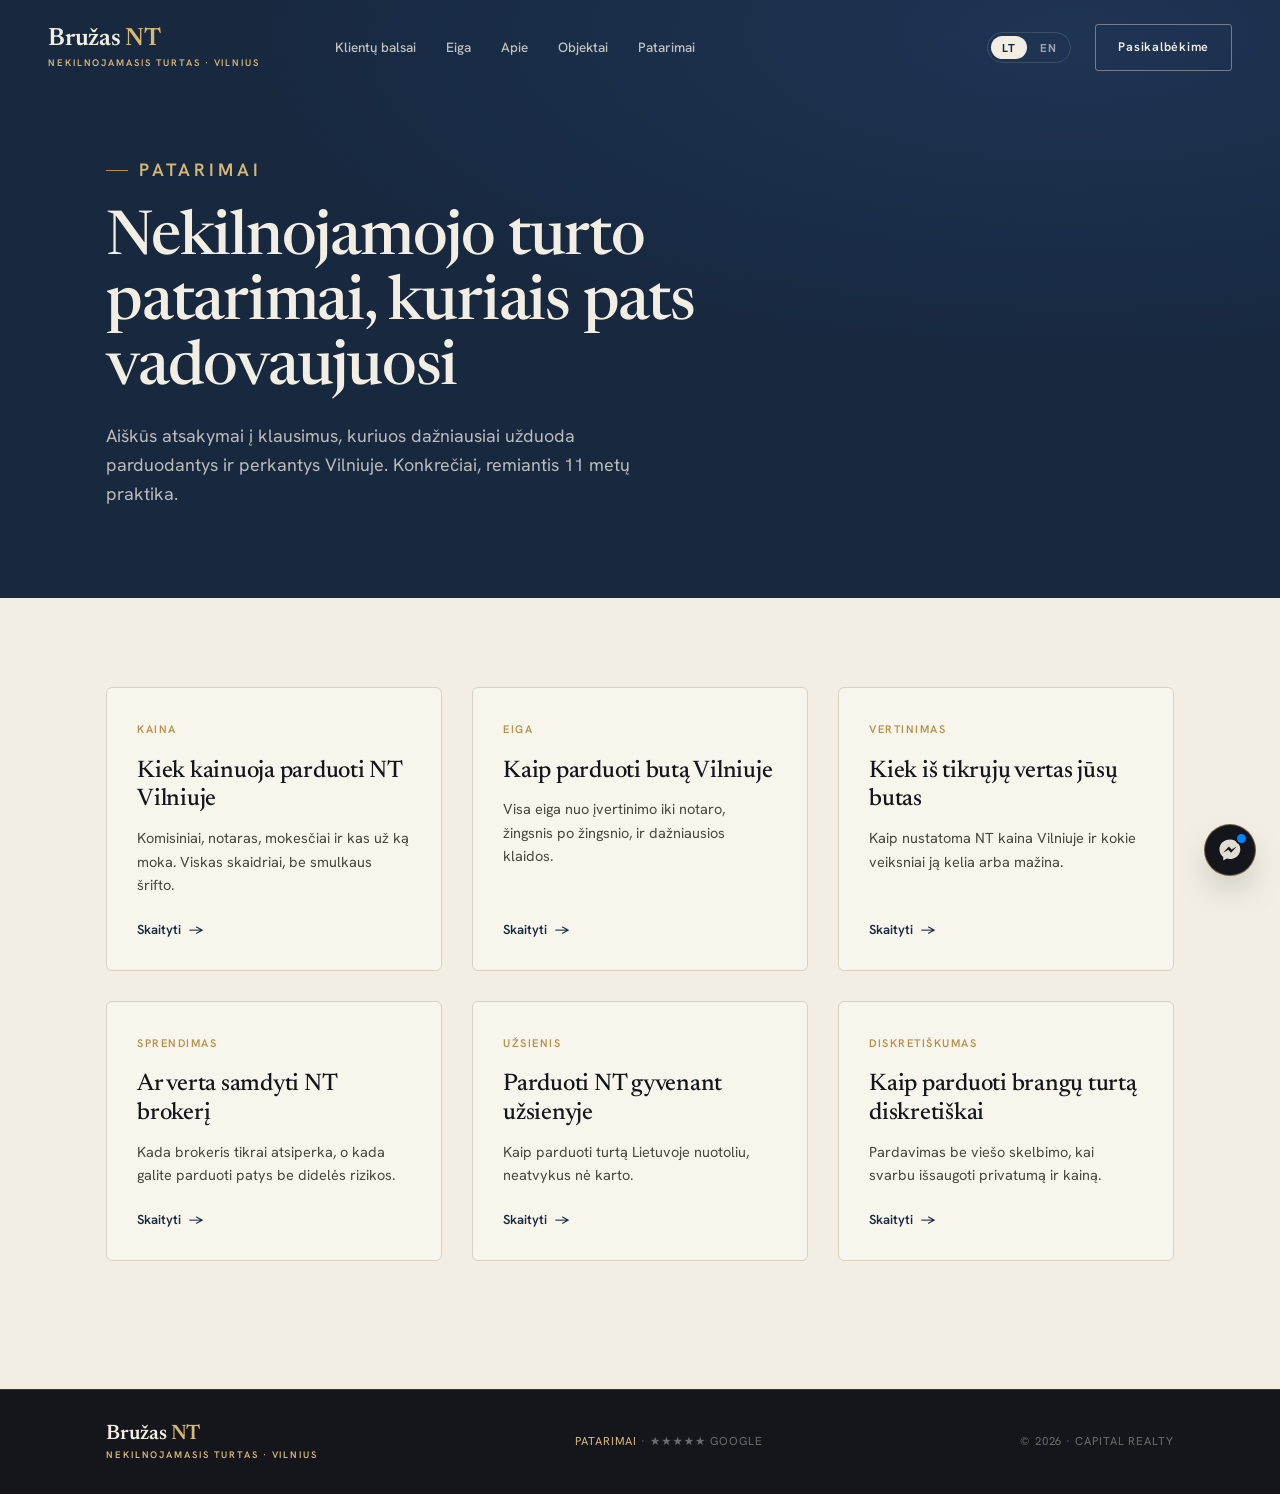
<file: patarimai.html>
<!DOCTYPE html>
<html lang="lt">
<head>
  <meta charset="UTF-8" />
  <meta name="viewport" content="width=device-width, initial-scale=1.0, viewport-fit=cover" />
  <title>Patarimai · Kęstutis Bružas · Nekilnojamojo turto patarėjas Vilniuje</title>
  <meta name="description" content="Aiškūs nekilnojamojo turto patarimai parduodantiems ir perkantiems Vilniuje: kaina, eiga, vertinimas, pardavimas užsienyje gyvenantiems ir diskretiškas pardavimas." />
  <link rel="preconnect" href="https://fonts.googleapis.com" />
  <link rel="preconnect" href="https://fonts.gstatic.com" crossorigin />
  <link href="https://fonts.googleapis.com/css2?family=Newsreader:ital,opsz,wght@0,6..72,400;0,6..72,500;0,6..72,600;1,6..72,400;1,6..72,500&family=Hanken+Grotesk:wght@400;500;600;700&display=swap" rel="stylesheet" />
  <link rel="stylesheet" href="styles.css" />
  <link rel="stylesheet" href="theme-navy.css" />
  <link rel="stylesheet" href="blog.css" />
  <link rel="icon" type="image/svg+xml" href="favicon.svg" />
  <link rel="apple-touch-icon" href="apple-touch-icon.png" />
  <meta name="theme-color" content="#17283f" />
  <noscript><style>[data-reveal]{opacity:1 !important;transform:none !important}</style></noscript>
  <meta property="og:type" content="website" />
  <meta property="og:url" content="https://bruzasnt.lt/patarimai" />
  <meta property="og:title" content="Patarimai · Kęstutis Bružas · Nekilnojamojo turto patarėjas Vilniuje" />
  <meta property="og:description" content="Aiškūs nekilnojamojo turto patarimai parduodantiems ir perkantiems Vilniuje: kaina, eiga, vertinimas, pardavimas užsienyje gyvenantiems ir diskretiškas pardavimas." />
  <!-- TODO: swap og:image to bruzasnt.lt when domain is connected -->
  <meta property="og:image" content="https://tomaspaulius.github.io/bruzas-navy/img/kestutis.jpg" />
  <meta name="twitter:card" content="summary_large_image" />
  <link rel="canonical" href="https://bruzasnt.lt/patarimai" />
  <script type="application/ld+json">
  {
    "@context": "https://schema.org",
    "@type": "Blog",
    "name": "Kęstučio Bružo patarimai",
    "url": "https://bruzasnt.lt/patarimai",
    "author": { "@type": "Person", "name": "Kęstutis Bružas" }
  }
  </script>
</head>
<body>
  <header class="nav" id="nav">
    <div class="nav-inner">
      <a class="wordmark" href="index.html">Bružas <b class="wm-nt">NT</b><span data-en="Real estate · Vilnius">Nekilnojamasis turtas · Vilnius</span></a>
      <nav class="nav-links" id="navLinks">
        <a href="index.html#balsai" data-en="Reviews">Klientų balsai</a>
        <a href="index.html#eiga" data-en="Process">Eiga</a>
        <a href="index.html#zmogus" data-en="About">Apie</a>
        <a href="index.html#objektai" data-en="Properties">Objektai</a>
        <a href="patarimai.html" data-en="Guides">Patarimai</a>
        <a class="nav-cta-m" href="index.html#kontaktai" data-en="Let's talk">Pasikalbėkime</a>
        <div class="lang-pill lang-menu" role="group" aria-label="Kalba / Language">
          <button type="button" class="lang-opt" data-lang="lt">LT</button>
          <button type="button" class="lang-opt" data-lang="en">EN</button>
        </div>
      </nav>
      <div class="lang-pill lang-header" role="group" aria-label="Kalba / Language">
        <button type="button" class="lang-opt" data-lang="lt">LT</button>
        <button type="button" class="lang-opt" data-lang="en">EN</button>
      </div>
      <a class="btn btn-line nav-cta-d" href="index.html#kontaktai" data-en="Let's talk">Pasikalbėkime</a>
      <button class="nav-toggle" id="navToggle" aria-label="Meniu" aria-expanded="false"><span></span><span></span><span></span></button>
    </div>
  </header>

  <main>
    <section class="blog-hero">
      <div class="wrap">
        <p class="eyebrow" data-en="Guides">Patarimai</p>
        <h1 data-en="Real estate advice I follow myself">Nekilnojamojo turto patarimai, kuriais pats vadovaujuosi</h1>
        <p data-en="Clear answers to the questions sellers and buyers in Vilnius ask most often. Specific, and drawn from 11 years of practice.">Aiškūs atsakymai į klausimus, kuriuos dažniausiai užduoda parduodantys ir perkantys Vilniuje. Konkrečiai, remiantis 11 metų praktika.</p>
      </div>
    </section>

    <section class="posts">
      <div class="wrap">
        <div class="post-grid">
          <a class="post-card" href="straipsnis-komisinis.html" data-reveal>
            <span class="post-tag" data-en="Costs">Kaina</span>
            <h2 data-en="What it costs to sell property in Vilnius">Kiek kainuoja parduoti NT Vilniuje</h2>
            <p data-en="Commission, notary, taxes and who pays for what. All of it transparent, no fine print.">Komisiniai, notaras, mokesčiai ir kas už ką moka. Viskas skaidriai, be smulkaus šrifto.</p>
            <span class="post-more" data-en="Read <span>→</span>">Skaityti <span>→</span></span>
          </a>
          <a class="post-card" href="straipsnis-kaip-parduoti.html" data-reveal>
            <span class="post-tag" data-en="Process">Eiga</span>
            <h2 data-en="How to sell an apartment in Vilnius">Kaip parduoti butą Vilniuje</h2>
            <p data-en="The whole journey from valuation to the notary, step by step, and the most common mistakes.">Visa eiga nuo įvertinimo iki notaro, žingsnis po žingsnio, ir dažniausios klaidos.</p>
            <span class="post-more" data-en="Read <span>→</span>">Skaityti <span>→</span></span>
          </a>
          <a class="post-card" href="straipsnis-vertinimas.html" data-reveal>
            <span class="post-tag" data-en="Valuation">Vertinimas</span>
            <h2 data-en="What your apartment is really worth">Kiek iš tikrųjų vertas jūsų butas</h2>
            <p data-en="How property prices are set in Vilnius and which factors push them up or down.">Kaip nustatoma NT kaina Vilniuje ir kokie veiksniai ją kelia arba mažina.</p>
            <span class="post-more" data-en="Read <span>→</span>">Skaityti <span>→</span></span>
          </a>
          <a class="post-card" href="straipsnis-ar-verta-brokeris.html" data-reveal>
            <span class="post-tag" data-en="Decision">Sprendimas</span>
            <h2 data-en="Is hiring a real estate agent worth it">Ar verta samdyti NT brokerį</h2>
            <p data-en="When an agent truly pays for himself, and when you can safely sell on your own.">Kada brokeris tikrai atsiperka, o kada galite parduoti patys be didelės rizikos.</p>
            <span class="post-more" data-en="Read <span>→</span>">Skaityti <span>→</span></span>
          </a>
          <a class="post-card" href="straipsnis-uzsienyje.html" data-reveal>
            <span class="post-tag" data-en="Abroad">Užsienis</span>
            <h2 data-en="Selling property while living abroad">Parduoti NT gyvenant užsienyje</h2>
            <p data-en="How to sell property in Lithuania remotely, without flying in even once.">Kaip parduoti turtą Lietuvoje nuotoliu, neatvykus nė karto.</p>
            <span class="post-more" data-en="Read <span>→</span>">Skaityti <span>→</span></span>
          </a>
          <a class="post-card" href="straipsnis-diskretiskai.html" data-reveal>
            <span class="post-tag" data-en="Discretion">Diskretiškumas</span>
            <h2 data-en="How to sell valuable property discreetly">Kaip parduoti brangų turtą diskretiškai</h2>
            <p data-en="Selling without a public listing, when privacy and price both matter.">Pardavimas be viešo skelbimo, kai svarbu išsaugoti privatumą ir kainą.</p>
            <span class="post-more" data-en="Read <span>→</span>">Skaityti <span>→</span></span>
          </a>
        </div>
      </div>
    </section>
  </main>

  <footer class="footer">
    <div class="wrap footer-inner">
      <a class="wordmark footer-brand" href="index.html">Bružas <b class="wm-nt">NT</b><span data-en="Real estate · Vilnius">Nekilnojamasis turtas · Vilnius</span></a>
      <span class="footer-mid"><a href="patarimai.html" data-en="Guides">Patarimai</a> · ★★★★★ Google</span>
      <span class="footer-r">© 2026 · Capital Realty</span>
      <div class="lang-pill lang-foot" role="group" aria-label="Kalba / Language">
        <button type="button" class="lang-opt" data-lang="lt">LT</button>
        <button type="button" class="lang-opt" data-lang="en">EN</button>
      </div>
    </div>
  </footer>

  <script>
    const nav = document.getElementById('nav');
    addEventListener('scroll', () => nav.classList.toggle('scrolled', scrollY > 24), { passive: true });
    const navToggle = document.getElementById('navToggle');
    if (navToggle) navToggle.addEventListener('click', () => { const o = nav.classList.toggle('open'); navToggle.setAttribute('aria-expanded', o); });
    const nl = document.getElementById('navLinks');
    if (nl) nl.addEventListener('click', (e) => { if (e.target.tagName === 'A') nav.classList.remove('open'); });
    // i18n: LT default, EN via data-en swap (shared key with homepage)
    (() => {
      const opts = Array.from(document.querySelectorAll('.lang-opt'));
      const els = Array.from(document.querySelectorAll('[data-en]'));
      els.forEach(el => { el.dataset.lt = el.innerHTML; });
      let cur = 'lt';
      const apply = (l) => {
        cur = l === 'en' ? 'en' : 'lt';
        els.forEach(el => { el.innerHTML = cur === 'en' ? el.getAttribute('data-en') : el.dataset.lt; });
        document.documentElement.lang = cur;
        opts.forEach(b => { const on = b.dataset.lang === cur; b.classList.toggle('is-on', on); b.setAttribute('aria-pressed', on ? 'true' : 'false'); });
        try { localStorage.setItem('bruzas-lang', cur); } catch (e) {}
      };
      let s = null; try { s = localStorage.getItem('bruzas-lang'); } catch (e) {}
      apply(s === 'en' ? 'en' : 'lt');
      opts.forEach(b => b.addEventListener('click', () => apply(b.dataset.lang)));
    })();
    (() => {
      const els = document.querySelectorAll('[data-reveal]');
      if (!('IntersectionObserver' in window)) { els.forEach(e => e.classList.add('in')); return; }
      const io = new IntersectionObserver((es) => { es.forEach(en => { if (en.isIntersecting) { en.target.classList.add('in'); io.unobserve(en.target); } }); }, { threshold: .14, rootMargin: '0px 0px -8% 0px' });
      els.forEach(e => io.observe(e));
    })();
  </script>
  <a class="wa-float" href="https://m.me/kestutisbruzasNT" target="_blank" rel="noopener" aria-label="Rašyti per Messenger">
    <svg viewBox="0 0 32 32" aria-hidden="true"><path fill="currentColor" d="M16 3C8.6 3 3 8.4 3 15.1c0 3.8 1.8 7.2 4.7 9.4V29l4.3-2.4c1.2.3 2.4.5 3.7.5 7.4 0 13-5.4 13-12.1S23.4 3 16 3zm1.3 16.3l-3.3-3.5-6.4 3.5 7-7.5 3.4 3.5 6.3-3.5-7 7.5z"/></svg>
  </a>
</body>
</html>
</file>
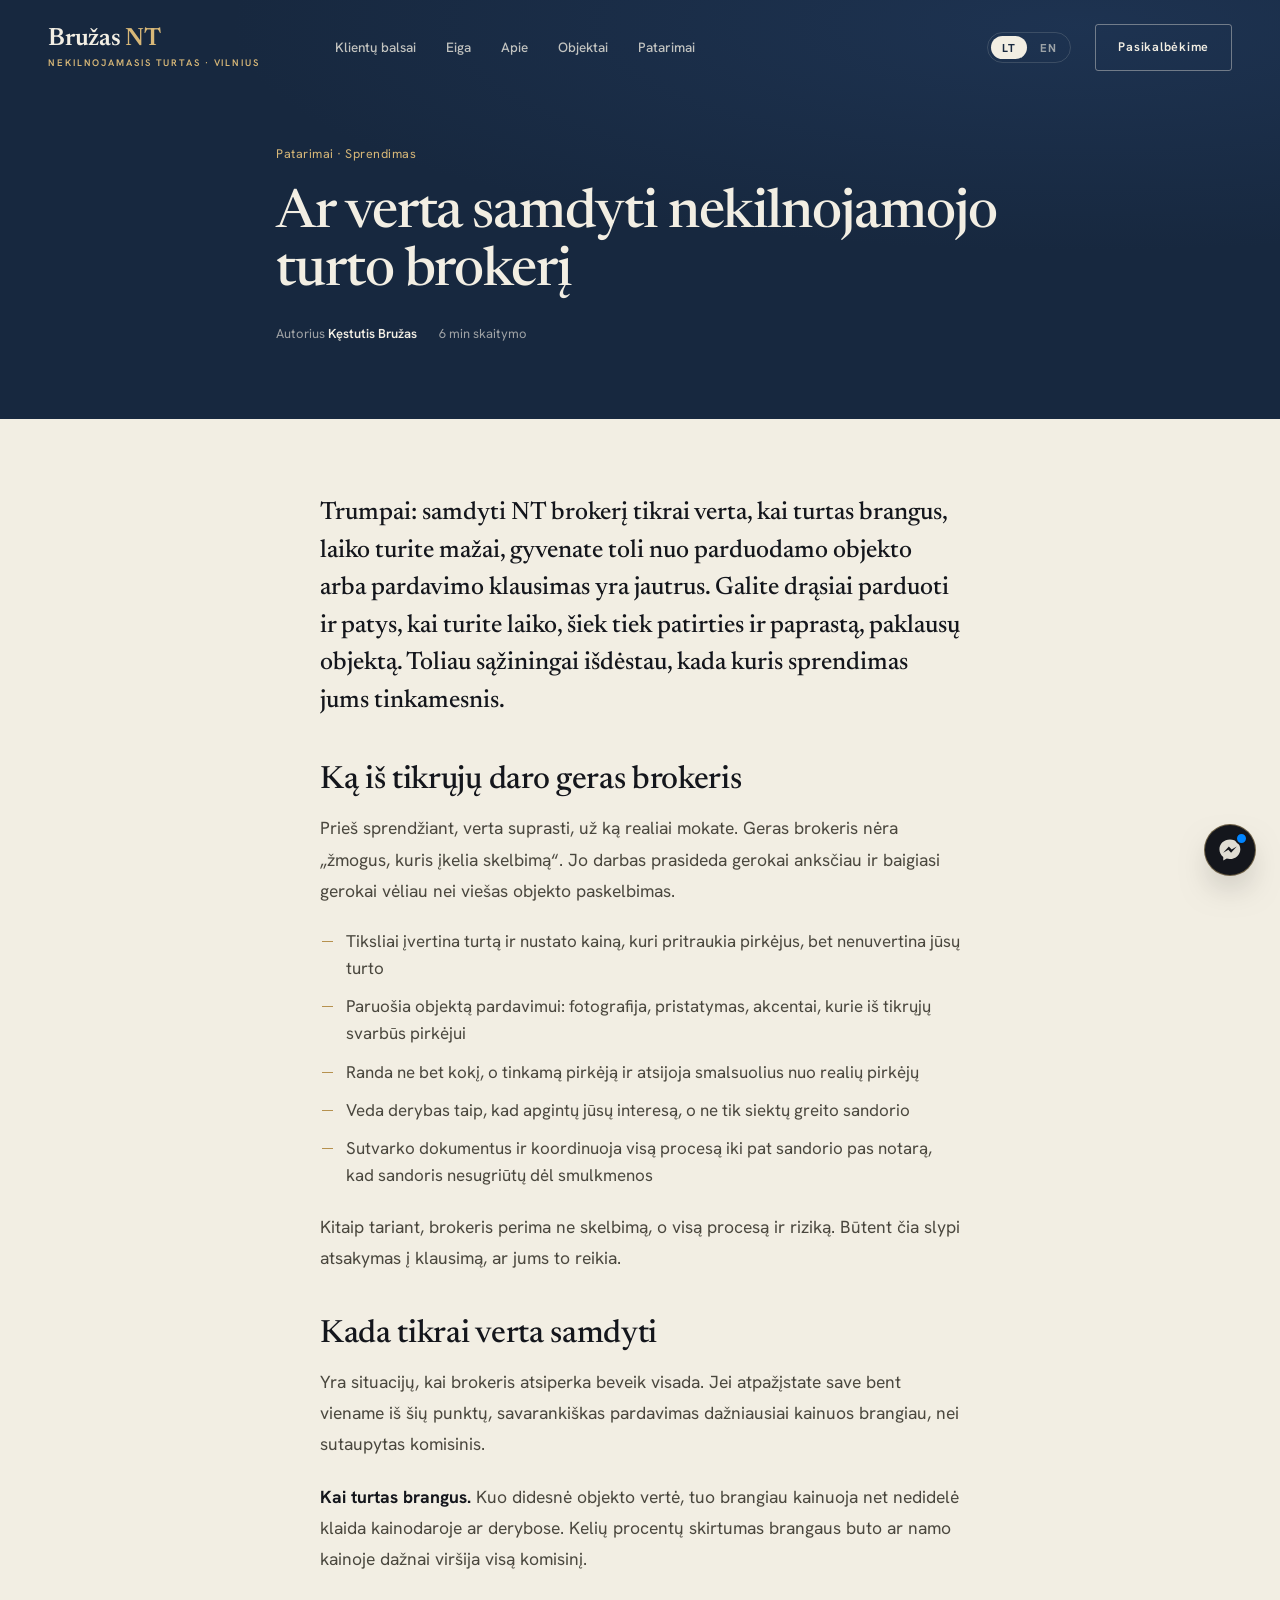
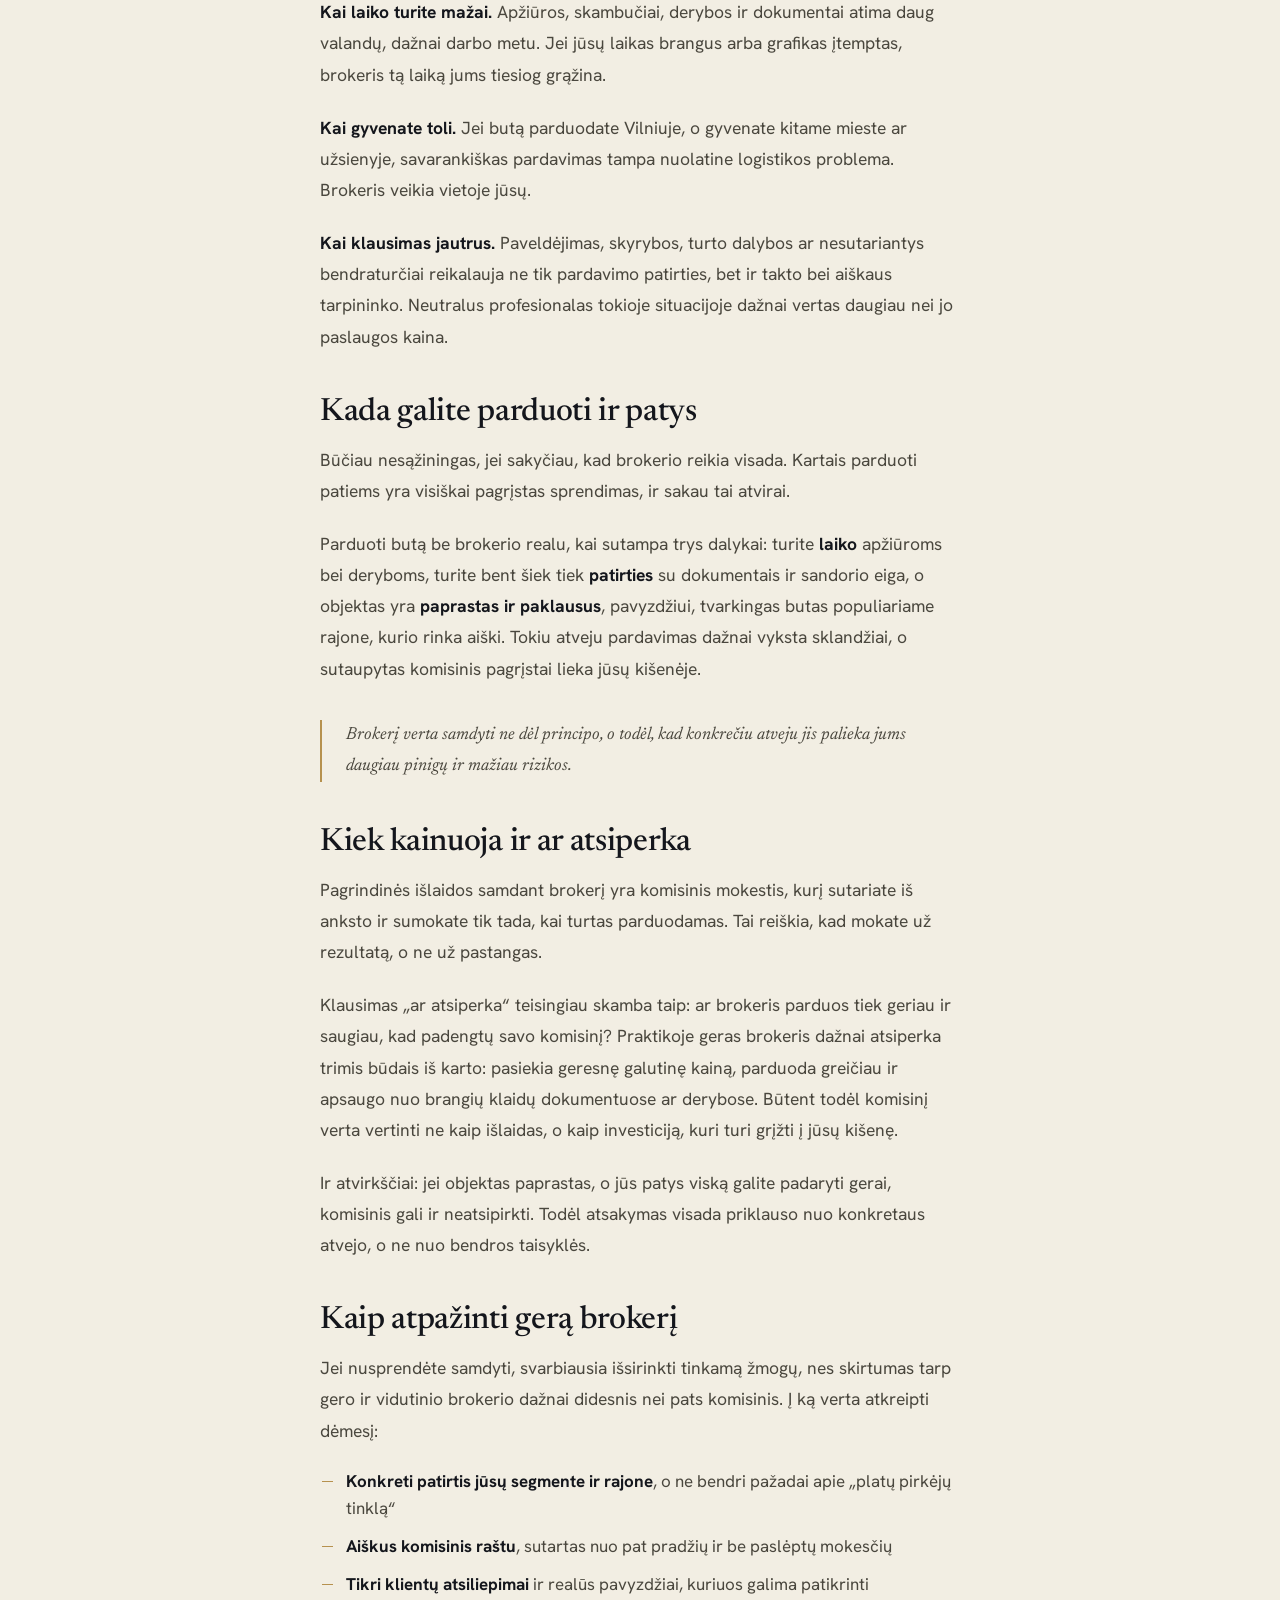
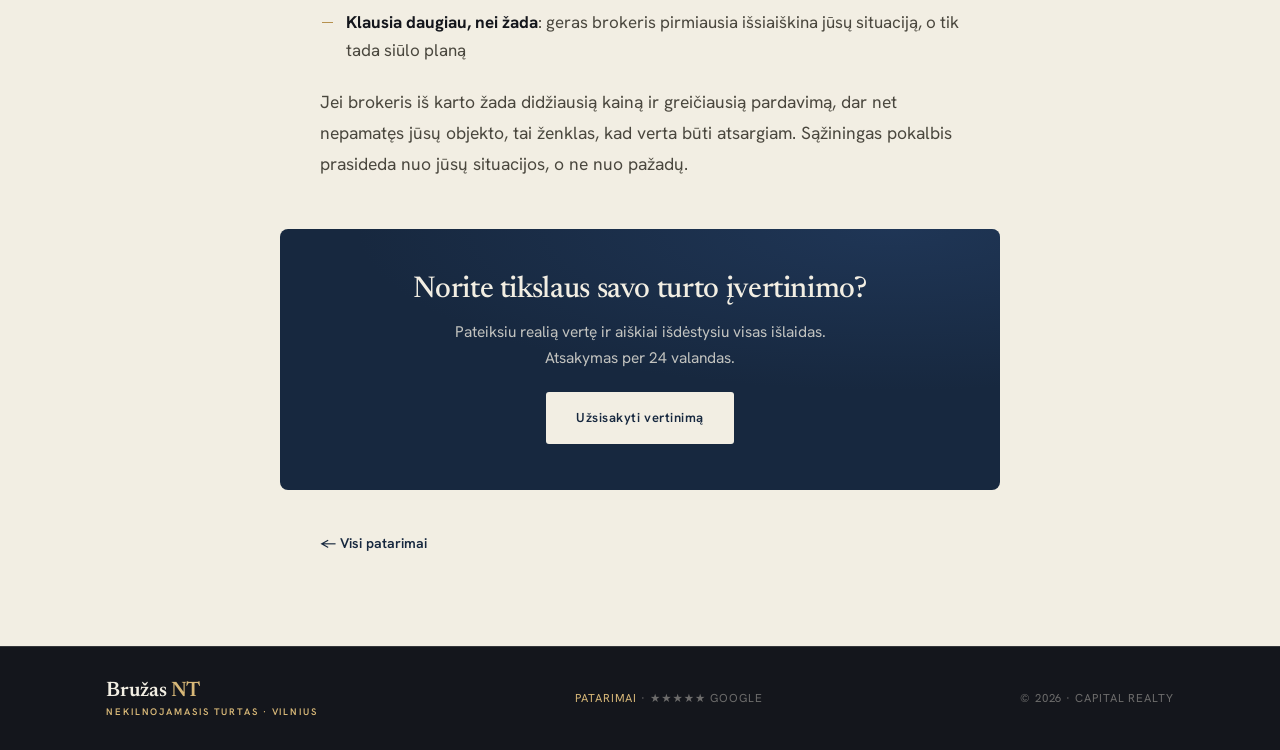
<file: straipsnis-ar-verta-brokeris.html>
<!DOCTYPE html>
<html lang="lt">
<head>
  <meta charset="UTF-8" />
  <meta name="viewport" content="width=device-width, initial-scale=1.0, viewport-fit=cover" />
  <title>Ar verta samdyti NT brokerį? Kada taip, o kada ne | Kęstutis Bružas</title>
  <meta name="description" content="Ar verta samdyti NT brokerį, ar parduoti butą be brokerio? Sąžiningas atsakymas, kada brokeris atsiperka, o kada galite parduoti patys. NT brokeris ar pardavimas savarankiškai?" />
  <link rel="preconnect" href="https://fonts.googleapis.com" />
  <link rel="preconnect" href="https://fonts.gstatic.com" crossorigin />
  <link href="https://fonts.googleapis.com/css2?family=Newsreader:ital,opsz,wght@0,6..72,400;0,6..72,500;0,6..72,600;1,6..72,400;1,6..72,500&family=Hanken+Grotesk:wght@400;500;600;700&display=swap" rel="stylesheet" />
  <link rel="stylesheet" href="styles.css" />
  <link rel="stylesheet" href="theme-navy.css" />
  <link rel="stylesheet" href="blog.css" />
  <noscript><style>[data-reveal]{opacity:1 !important;transform:none !important}</style></noscript>
  <link rel="icon" type="image/svg+xml" href="favicon.svg" />
  <link rel="apple-touch-icon" href="apple-touch-icon.png" />
  <meta name="theme-color" content="#17283f" />
  <link rel="canonical" href="https://bruzasnt.lt/patarimai/ar-verta-samdyti-brokeri" />
  <meta property="og:type" content="article" />
  <meta property="og:title" content="Ar verta samdyti NT brokerį? Kada taip, o kada ne" />
  <meta property="og:description" content="Sąžiningas atsakymas, kada brokeris atsiperka, o kada galite parduoti butą patys." />
  <meta property="og:url" content="https://bruzasnt.lt/patarimai/ar-verta-samdyti-brokeri" />
  <!-- TODO: swap og:image to bruzasnt.lt when domain is connected -->
  <meta property="og:image" content="https://tomaspaulius.github.io/bruzas-navy/img/kestutis.jpg" />
  <meta name="twitter:card" content="summary_large_image" />

  <script type="application/ld+json">
  {
    "@context": "https://schema.org",
    "@type": "Article",
    "headline": "Ar verta samdyti nekilnojamojo turto brokerį",
    "description": "Sąžiningas atsakymas, kada verta samdyti NT brokerį, o kada galite parduoti butą be brokerio, ir kaip išsirinkti gerą brokerį.",
    "inLanguage": "lt",
    "author": { "@type": "Person", "name": "Kęstutis Bružas", "url": "https://bruzasnt.lt/" },
    "publisher": { "@type": "Organization", "name": "Capital Realty" },
    "about": "Ar verta samdyti nekilnojamojo turto brokerį"
  }
  </script>
  <script type="application/ld+json">
  {
    "@context": "https://schema.org",
    "@type": "FAQPage",
    "mainEntity": [
      { "@type": "Question", "name": "Ar NT brokeris atsiperka?", "acceptedAnswer": { "@type": "Answer", "text": "Dažnai taip, ypač kai turtas brangus ar sudėtingesnis. Geras brokeris paprastai atsiperka geresne galutine kaina, greitesniu pardavimu ir mažesne klaidų rizika, todėl komisinis jums grįžta geresniu rezultatu, o ne vien patogumu." } },
      { "@type": "Question", "name": "Ar galima parduoti butą be brokerio?", "acceptedAnswer": { "@type": "Answer", "text": "Taip, butą galima parduoti ir pačiam. Tai realu, kai turite laiko apžiūroms ir deryboms, šiek tiek patirties su dokumentais ir paprastą, paklausų objektą. Sudėtingesniais atvejais rizika padaryti brangią klaidą išauga." } },
      { "@type": "Question", "name": "Kaip išsirinkti gerą NT brokerį?", "acceptedAnswer": { "@type": "Answer", "text": "Žiūrėkite ne į pažadus, o į konkrečią jūsų rajono ir segmento patirtį, aiškų komisinį raštu, tikrus klientų atsiliepimus ir tai, ar brokeris klausia daugiau, nei žada. Geras brokeris pirmiausia išsiaiškina jūsų situaciją, o tik tada siūlo planą." } }
    ]
  }
  </script>
</head>
<body>
  <header class="nav" id="nav">
    <div class="nav-inner">
      <a class="wordmark" href="index.html">Bružas <b class="wm-nt">NT</b><span data-en="Real estate · Vilnius">Nekilnojamasis turtas · Vilnius</span></a>
      <nav class="nav-links" id="navLinks">
        <a href="index.html#balsai" data-en="Reviews">Klientų balsai</a>
        <a href="index.html#eiga" data-en="Process">Eiga</a>
        <a href="index.html#zmogus" data-en="About">Apie</a>
        <a href="index.html#objektai" data-en="Properties">Objektai</a>
        <a href="patarimai.html" data-en="Guides">Patarimai</a>
        <a class="nav-cta-m" href="index.html#kontaktai" data-en="Let's talk">Pasikalbėkime</a>
        <div class="lang-pill lang-menu" role="group" aria-label="Kalba / Language">
          <button type="button" class="lang-opt" data-lang="lt">LT</button>
          <button type="button" class="lang-opt" data-lang="en">EN</button>
        </div>
      </nav>
      <div class="lang-pill lang-header" role="group" aria-label="Kalba / Language">
        <button type="button" class="lang-opt" data-lang="lt">LT</button>
        <button type="button" class="lang-opt" data-lang="en">EN</button>
      </div>
      <a class="btn btn-line nav-cta-d" href="index.html#kontaktai" data-en="Let's talk">Pasikalbėkime</a>
      <button class="nav-toggle" id="navToggle" aria-label="Meniu" aria-expanded="false"><span></span><span></span><span></span></button>
    </div>
  </header>

  <main>
    <article>
      <header class="article-head">
        <div class="wrap">
          <p class="crumb" data-en="<a href='patarimai.html'>Guides</a> · Decision"><a href="patarimai.html">Patarimai</a> · Sprendimas</p>
          <h1 data-en="Is hiring a real estate broker worth it">Ar verta samdyti nekilnojamojo turto brokerį</h1>
          <div class="article-meta"><span data-en="Author <b>Kęstutis Bružas</b>">Autorius <b>Kęstutis Bružas</b></span><span data-en="6 min read">6 min skaitymo</span></div>
        </div>
      </header>

      <div class="article-wrap">
        <div class="article-body">
          <p class="lead" data-en="In short: hiring a broker is genuinely worth it when the property is valuable, your time is scarce, you live far from the property you are selling, or the sale is a sensitive one. And you can confidently sell on your own when you have the time, some experience and a straightforward, in-demand property. Below is an honest look at when each route is the right one for you.">Trumpai: samdyti NT brokerį tikrai verta, kai turtas brangus, laiko turite mažai, gyvenate toli nuo parduodamo objekto arba pardavimo klausimas yra jautrus. Galite drąsiai parduoti ir patys, kai turite laiko, šiek tiek patirties ir paprastą, paklausų objektą. Toliau sąžiningai išdėstau, kada kuris sprendimas jums tinkamesnis.</p>

          <h2 data-en="What a good broker actually does">Ką iš tikrųjų daro geras brokeris</h2>
          <p data-en="Before deciding, it helps to understand what you are actually paying for. A good broker is not ‘someone who posts a listing’. Their work begins long before the property goes public and ends long after.">Prieš sprendžiant, verta suprasti, už ką realiai mokate. Geras brokeris nėra „žmogus, kuris įkelia skelbimą“. Jo darbas prasideda gerokai anksčiau ir baigiasi gerokai vėliau nei viešas objekto paskelbimas.</p>
          <ul>
            <li data-en="Values the property accurately and sets a price that attracts buyers without underselling your asset">Tiksliai įvertina turtą ir nustato kainą, kuri pritraukia pirkėjus, bet nenuvertina jūsų turto</li>
            <li data-en="Prepares the property for sale: photography, presentation and the details that genuinely matter to buyers">Paruošia objektą pardavimui: fotografija, pristatymas, akcentai, kurie iš tikrųjų svarbūs pirkėjui</li>
            <li data-en="Finds the right buyer, not just any buyer, and filters the merely curious from those ready to purchase">Randa ne bet kokį, o tinkamą pirkėją ir atsijoja smalsuolius nuo realių pirkėjų</li>
            <li data-en="Negotiates to protect your interests, not simply to close a quick deal">Veda derybas taip, kad apgintų jūsų interesą, o ne tik siektų greito sandorio</li>
            <li data-en="Handles the paperwork and coordinates the whole process right through to the notary, so the deal does not fall apart over a technicality">Sutvarko dokumentus ir koordinuoja visą procesą iki pat sandorio pas notarą, kad sandoris nesugriūtų dėl smulkmenos</li>
          </ul>
          <p data-en="In other words, a broker takes over not the listing but the entire process and its risk. That is exactly where the answer to whether you need one lies.">Kitaip tariant, brokeris perima ne skelbimą, o visą procesą ir riziką. Būtent čia slypi atsakymas į klausimą, ar jums to reikia.</p>

          <h2 data-en="When hiring is clearly worth it">Kada tikrai verta samdyti</h2>
          <p data-en="There are situations where a broker pays for themselves almost every time. If you recognise yourself in even one of these, selling on your own will usually cost you more than the commission you save.">Yra situacijų, kai brokeris atsiperka beveik visada. Jei atpažįstate save bent viename iš šių punktų, savarankiškas pardavimas dažniausiai kainuos brangiau, nei sutaupytas komisinis.</p>
          <p data-en="<strong>When the property is valuable.</strong> The higher the value, the more even a small mistake in pricing or negotiation costs you. A difference of a few per cent on an expensive apartment or house often exceeds the entire commission."><strong>Kai turtas brangus.</strong> Kuo didesnė objekto vertė, tuo brangiau kainuoja net nedidelė klaida kainodaroje ar derybose. Kelių procentų skirtumas brangaus buto ar namo kainoje dažnai viršija visą komisinį.</p>
          <p data-en="<strong>When your time is scarce.</strong> Viewings, calls, negotiations and paperwork consume hours, often in the middle of your working day. If your time is valuable or your schedule is tight, a broker simply gives that time back to you."><strong>Kai laiko turite mažai.</strong> Apžiūros, skambučiai, derybos ir dokumentai atima daug valandų, dažnai darbo metu. Jei jūsų laikas brangus arba grafikas įtemptas, brokeris tą laiką jums tiesiog grąžina.</p>
          <p data-en="<strong>When you live far away.</strong> If you are selling an apartment in Vilnius while living in another city or abroad, selling on your own becomes a constant logistical headache. A broker is there on the ground, acting for you."><strong>Kai gyvenate toli.</strong> Jei butą parduodate Vilniuje, o gyvenate kitame mieste ar užsienyje, savarankiškas pardavimas tampa nuolatine logistikos problema. Brokeris veikia vietoje jūsų.</p>
          <p data-en="<strong>When the sale is sensitive.</strong> Inheritance, divorce, dividing assets or co-owners who disagree call for tact and a clear intermediary as much as for sales experience. In situations like these, a neutral professional is often worth far more than the fee."><strong>Kai klausimas jautrus.</strong> Paveldėjimas, skyrybos, turto dalybos ar nesutariantys bendraturčiai reikalauja ne tik pardavimo patirties, bet ir takto bei aiškaus tarpininko. Neutralus profesionalas tokioje situacijoje dažnai vertas daugiau nei jo paslaugos kaina.</p>

          <h2 data-en="When you can sell on your own">Kada galite parduoti ir patys</h2>
          <p data-en="I would be dishonest if I told you a broker is always necessary. Sometimes selling on your own is a perfectly sound decision, and I say so openly.">Būčiau nesąžiningas, jei sakyčiau, kad brokerio reikia visada. Kartais parduoti patiems yra visiškai pagrįstas sprendimas, ir sakau tai atvirai.</p>
          <p data-en="Selling without a broker is realistic when three things line up: you have the <strong>time</strong> for viewings and negotiations, at least some <strong>experience</strong> with the paperwork and how a deal unfolds, and a property that is <strong>straightforward and in demand</strong>, say, a well-kept apartment in a popular district with a clear market. In that case the sale often goes smoothly, and the commission you save rightfully stays in your pocket.">Parduoti butą be brokerio realu, kai sutampa trys dalykai: turite <strong>laiko</strong> apžiūroms bei deryboms, turite bent šiek tiek <strong>patirties</strong> su dokumentais ir sandorio eiga, o objektas yra <strong>paprastas ir paklausus</strong>, pavyzdžiui, tvarkingas butas populiariame rajone, kurio rinka aiški. Tokiu atveju pardavimas dažnai vyksta sklandžiai, o sutaupytas komisinis pagrįstai lieka jūsų kišenėje.</p>
          <p class="article-pull" data-en="Hire a broker not on principle, but because in your specific case they leave you with more money and less risk.">Brokerį verta samdyti ne dėl principo, o todėl, kad konkrečiu atveju jis palieka jums daugiau pinigų ir mažiau rizikos.</p>

          <h2 data-en="What it costs and whether it pays off">Kiek kainuoja ir ar atsiperka</h2>
          <p data-en="The main cost of hiring a broker is the commission, agreed upfront and paid only once the property sells. In other words, you pay for the result, not for the effort.">Pagrindinės išlaidos samdant brokerį yra komisinis mokestis, kurį sutariate iš anksto ir sumokate tik tada, kai turtas parduodamas. Tai reiškia, kad mokate už rezultatą, o ne už pastangas.</p>
          <p data-en="The question ‘does it pay off’ is really this: will the broker sell so much better and more safely that they cover their own commission? In practice, a good broker often pays for themselves in three ways at once: a better final price, a faster sale, and protection from costly mistakes in paperwork or negotiation. That is why the commission is better seen not as an expense but as an investment that should come back to your pocket.">Klausimas „ar atsiperka“ teisingiau skamba taip: ar brokeris parduos tiek geriau ir saugiau, kad padengtų savo komisinį? Praktikoje geras brokeris dažnai atsiperka trimis būdais iš karto: pasiekia geresnę galutinę kainą, parduoda greičiau ir apsaugo nuo brangių klaidų dokumentuose ar derybose. Būtent todėl komisinį verta vertinti ne kaip išlaidas, o kaip investiciją, kuri turi grįžti į jūsų kišenę.</p>
          <p data-en="And the reverse is also true: if the property is straightforward and you can handle everything well yourself, the commission may not pay off. The answer always depends on your specific case, never on a blanket rule.">Ir atvirkščiai: jei objektas paprastas, o jūs patys viską galite padaryti gerai, komisinis gali ir neatsipirkti. Todėl atsakymas visada priklauso nuo konkretaus atvejo, o ne nuo bendros taisyklės.</p>

          <h2 data-en="How to spot a good broker">Kaip atpažinti gerą brokerį</h2>
          <p data-en="If you have decided to hire, the most important thing is choosing the right person, because the gap between a good broker and an average one is often bigger than the commission itself. What to look for:">Jei nusprendėte samdyti, svarbiausia išsirinkti tinkamą žmogų, nes skirtumas tarp gero ir vidutinio brokerio dažnai didesnis nei pats komisinis. Į ką verta atkreipti dėmesį:</p>
          <ul>
            <li data-en="<strong>Specific experience in your segment and district</strong>, not vague promises about a ‘wide network of buyers’"><strong>Konkreti patirtis jūsų segmente ir rajone</strong>, o ne bendri pažadai apie „platų pirkėjų tinklą“</li>
            <li data-en="<strong>A clear commission in writing</strong>, agreed from the outset, with no hidden fees"><strong>Aiškus komisinis raštu</strong>, sutartas nuo pat pradžių ir be paslėptų mokesčių</li>
            <li data-en="<strong>Genuine client reviews</strong> and real examples you can verify"><strong>Tikri klientų atsiliepimai</strong> ir realūs pavyzdžiai, kuriuos galima patikrinti</li>
            <li data-en="<strong>They ask more than they promise</strong>: a good broker first takes the time to understand your situation, and only then proposes a plan"><strong>Klausia daugiau, nei žada</strong>: geras brokeris pirmiausia išsiaiškina jūsų situaciją, o tik tada siūlo planą</li>
          </ul>
          <p data-en="If a broker promises the highest price and the fastest sale before they have even seen your property, treat it as a sign to be careful. An honest conversation starts with your situation, not with promises.">Jei brokeris iš karto žada didžiausią kainą ir greičiausią pardavimą, dar net nepamatęs jūsų objekto, tai ženklas, kad verta būti atsargiam. Sąžiningas pokalbis prasideda nuo jūsų situacijos, o ne nuo pažadų.</p>
        </div>

        <div class="article-cta">
          <h3 data-en="Want an accurate valuation of your property?">Norite tikslaus savo turto įvertinimo?</h3>
          <p data-en="I will give you the real value and a clear breakdown of every cost. You will hear back within 24 hours.">Pateiksiu realią vertę ir aiškiai išdėstysiu visas išlaidas. Atsakymas per 24 valandas.</p>
          <a class="btn btn-clay" href="index.html#contact-form" data-en="Request a valuation">Užsisakyti vertinimą</a>
        </div>

        <div class="article-back">
          <a href="patarimai.html" data-en="← All guides">← Visi patarimai</a>
        </div>
      </div>
    </article>
  </main>

  <footer class="footer">
    <div class="wrap footer-inner">
      <a class="wordmark footer-brand" href="index.html">Bružas <b class="wm-nt">NT</b><span data-en="Real estate · Vilnius">Nekilnojamasis turtas · Vilnius</span></a>
      <span class="footer-mid"><a href="patarimai.html" data-en="Guides">Patarimai</a> · ★★★★★ Google</span>
      <span class="footer-r">© 2026 · Capital Realty</span>
      <div class="lang-pill lang-foot" role="group" aria-label="Kalba / Language">
        <button type="button" class="lang-opt" data-lang="lt">LT</button>
        <button type="button" class="lang-opt" data-lang="en">EN</button>
      </div>
    </div>
  </footer>

  <script>
    const nav = document.getElementById('nav');
    addEventListener('scroll', () => nav.classList.toggle('scrolled', scrollY > 24), { passive: true });
    const navToggle = document.getElementById('navToggle');
    if (navToggle) navToggle.addEventListener('click', () => { const o = nav.classList.toggle('open'); navToggle.setAttribute('aria-expanded', o); });
    const nl = document.getElementById('navLinks');
    if (nl) nl.addEventListener('click', (e) => { if (e.target.tagName === 'A') nav.classList.remove('open'); });
    // i18n: LT default, EN via data-en swap (shared key with homepage)
    (() => {
      const opts = Array.from(document.querySelectorAll('.lang-opt'));
      const els = Array.from(document.querySelectorAll('[data-en]'));
      els.forEach(el => { el.dataset.lt = el.innerHTML; });
      let cur = 'lt';
      const apply = (l) => {
        cur = l === 'en' ? 'en' : 'lt';
        els.forEach(el => { el.innerHTML = cur === 'en' ? el.getAttribute('data-en') : el.dataset.lt; });
        document.documentElement.lang = cur;
        opts.forEach(b => { const on = b.dataset.lang === cur; b.classList.toggle('is-on', on); b.setAttribute('aria-pressed', on ? 'true' : 'false'); });
        try { localStorage.setItem('bruzas-lang', cur); } catch (e) {}
      };
      let s = null; try { s = localStorage.getItem('bruzas-lang'); } catch (e) {}
      apply(s === 'en' ? 'en' : 'lt');
      opts.forEach(b => b.addEventListener('click', () => apply(b.dataset.lang)));
    })();
  </script>
  <a class="wa-float" href="https://m.me/kestutisbruzasNT" target="_blank" rel="noopener" aria-label="Rašyti per Messenger">
    <svg viewBox="0 0 32 32" aria-hidden="true"><path fill="currentColor" d="M16 3C8.6 3 3 8.4 3 15.1c0 3.8 1.8 7.2 4.7 9.4V29l4.3-2.4c1.2.3 2.4.5 3.7.5 7.4 0 13-5.4 13-12.1S23.4 3 16 3zm1.3 16.3l-3.3-3.5-6.4 3.5 7-7.5 3.4 3.5 6.3-3.5-7 7.5z"/></svg>
  </a>
</body>
</html>
</file>
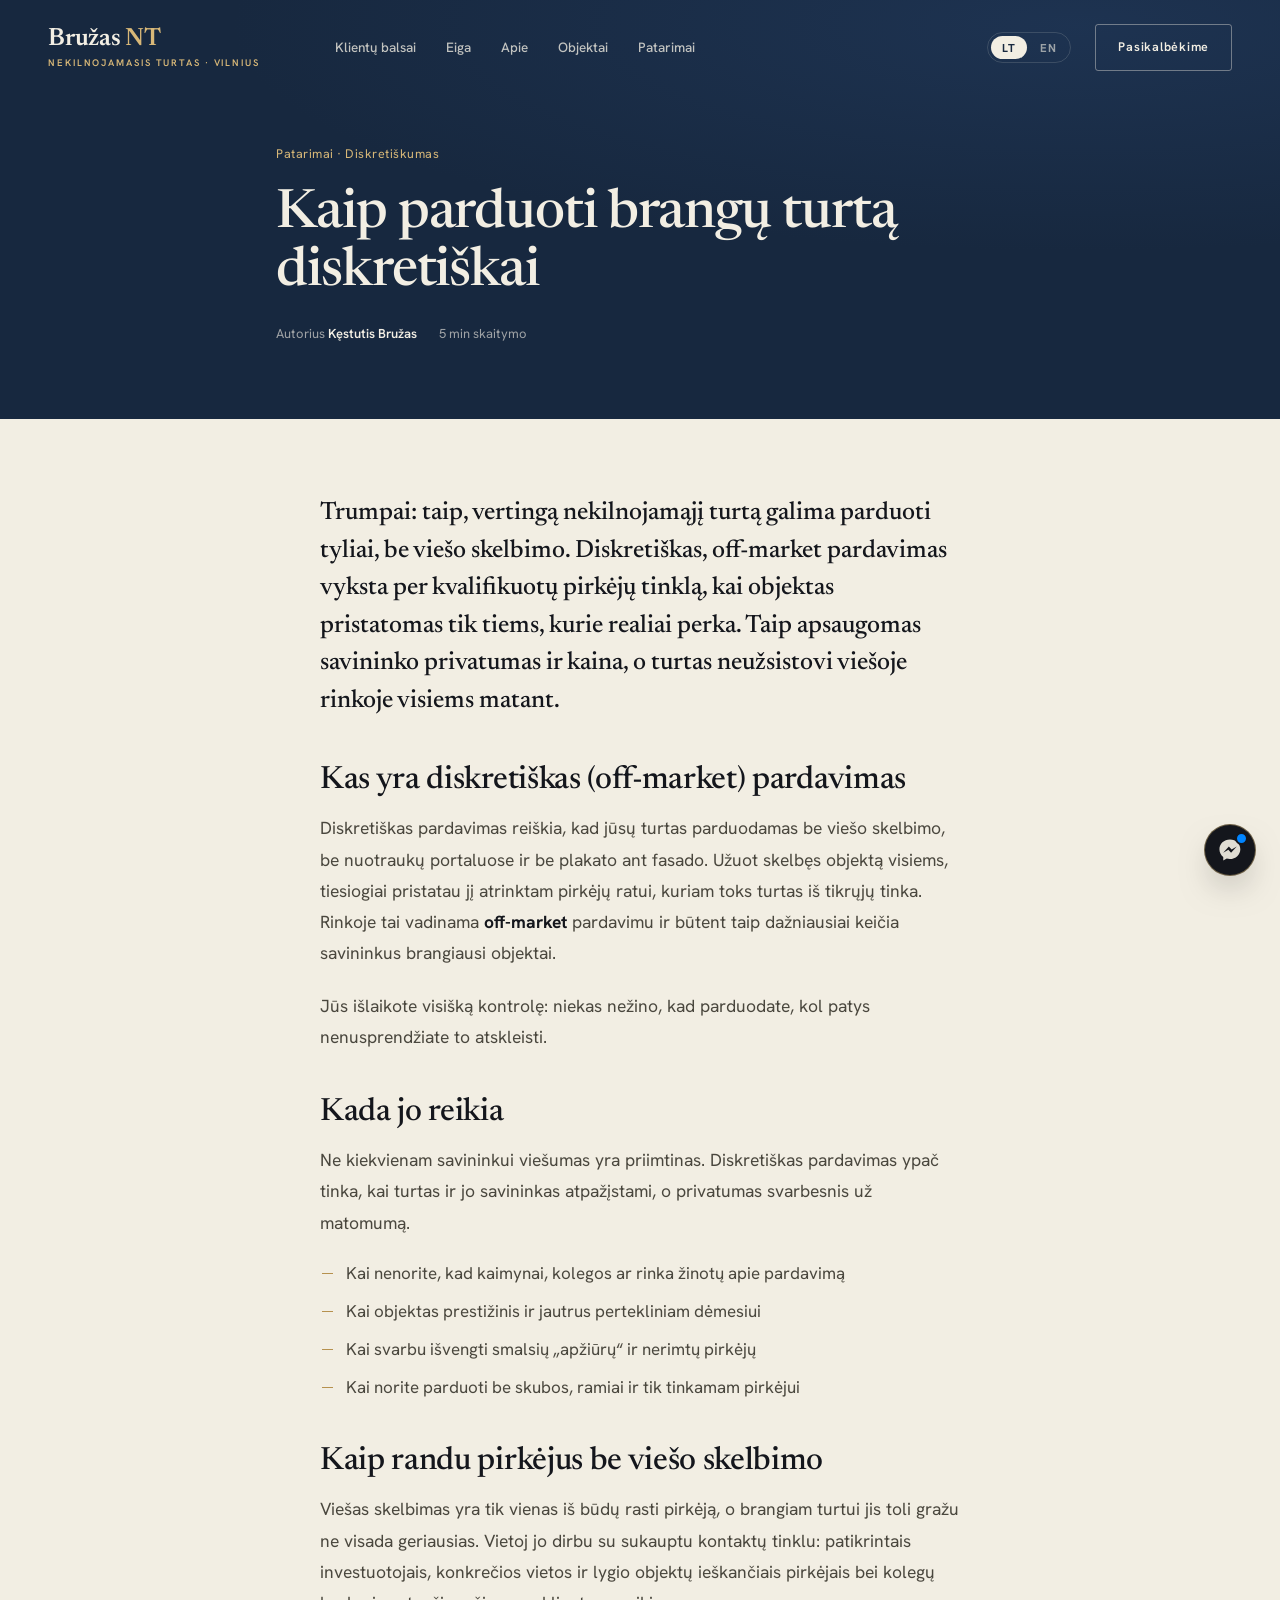
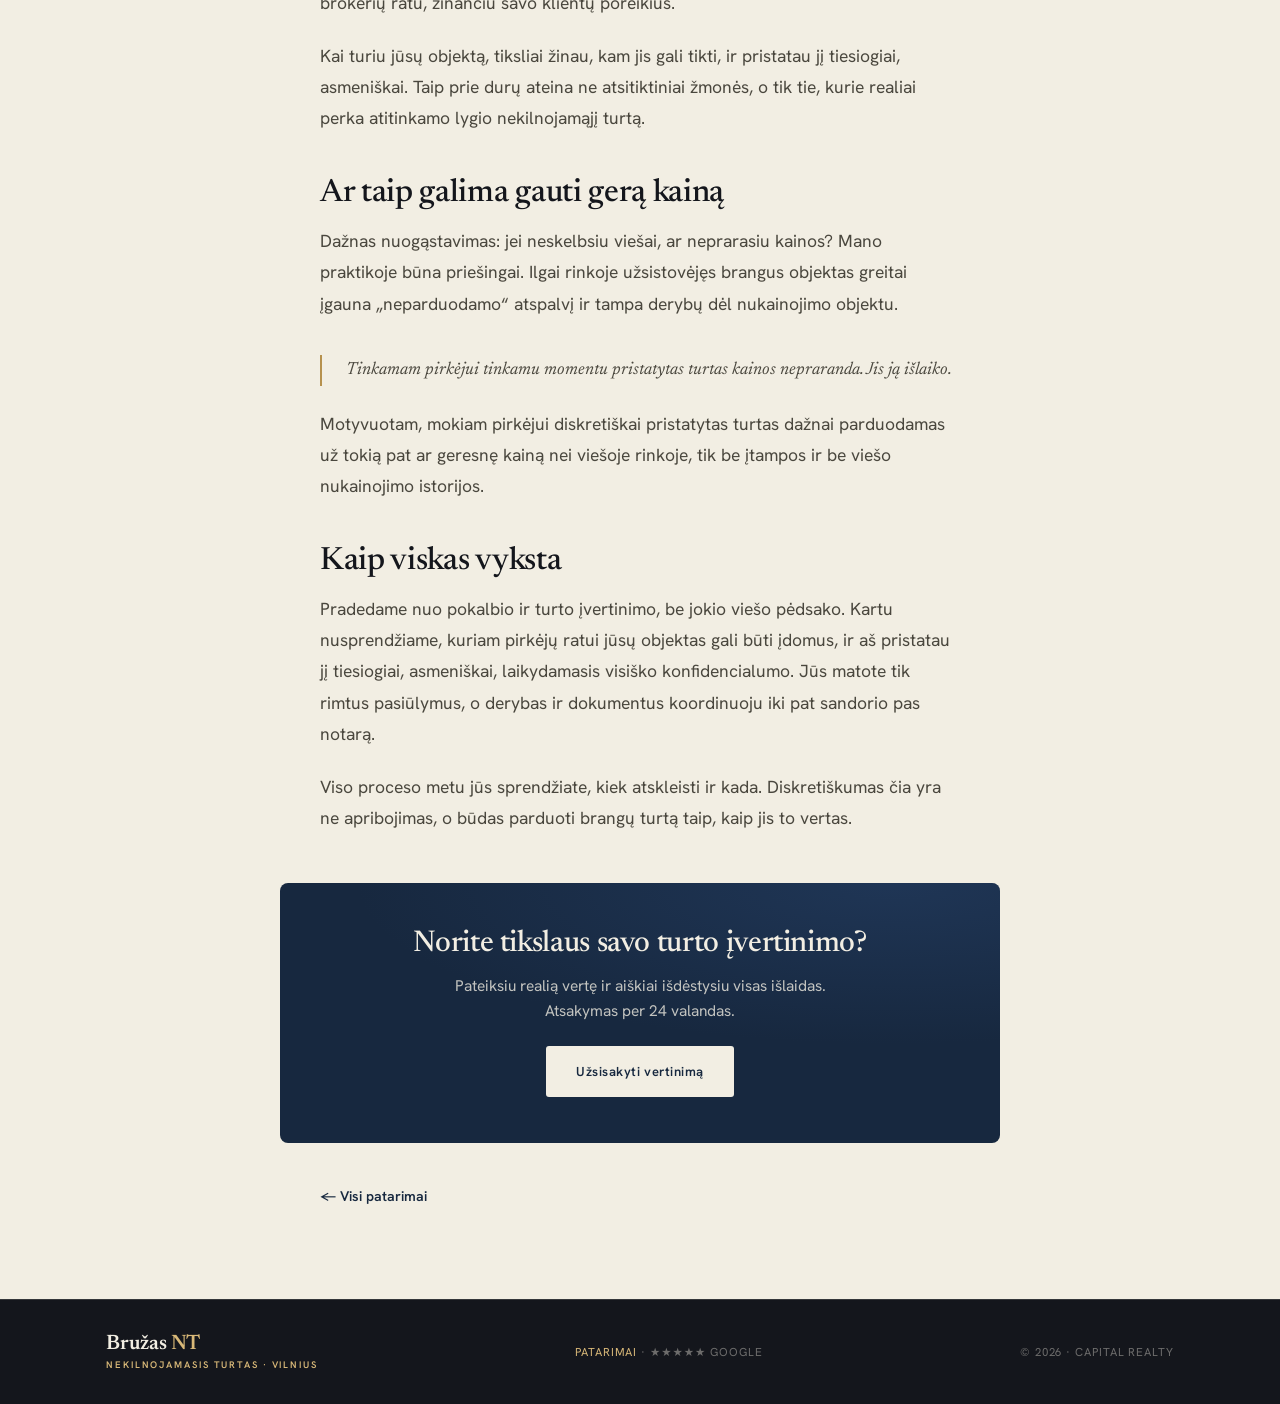
<file: straipsnis-diskretiskai.html>
<!DOCTYPE html>
<html lang="lt">
<head>
  <meta charset="UTF-8" />
  <meta name="viewport" content="width=device-width, initial-scale=1.0, viewport-fit=cover" />
  <title>Kaip parduoti brangų turtą diskretiškai, be viešo skelbimo | Kęstutis Bružas</title>
  <meta name="description" content="Diskretiškas NT pardavimas: kaip parduoti brangų butą ar namą be viešo skelbimo. Off-market nekilnojamasis turtas, kvalifikuotų pirkėjų tinklas ir apsaugota kaina." />
  <link rel="preconnect" href="https://fonts.googleapis.com" />
  <link rel="preconnect" href="https://fonts.gstatic.com" crossorigin />
  <link href="https://fonts.googleapis.com/css2?family=Newsreader:ital,opsz,wght@0,6..72,400;0,6..72,500;0,6..72,600;1,6..72,400;1,6..72,500&family=Hanken+Grotesk:wght@400;500;600;700&display=swap" rel="stylesheet" />
  <link rel="stylesheet" href="styles.css" />
  <link rel="stylesheet" href="theme-navy.css" />
  <link rel="stylesheet" href="blog.css" />
  <noscript><style>[data-reveal]{opacity:1 !important;transform:none !important}</style></noscript>
  <link rel="icon" type="image/svg+xml" href="favicon.svg" />
  <link rel="apple-touch-icon" href="apple-touch-icon.png" />
  <meta name="theme-color" content="#17283f" />
  <link rel="canonical" href="https://bruzasnt.lt/patarimai/diskretiskas-nt-pardavimas" />
  <meta property="og:type" content="article" />
  <meta property="og:title" content="Kaip parduoti brangų turtą diskretiškai, be viešo skelbimo" />
  <meta property="og:description" content="Diskretiškas, off-market NT pardavimas per kvalifikuotų pirkėjų tinklą, apsaugant privatumą ir kainą." />
  <meta property="og:url" content="https://bruzasnt.lt/patarimai/diskretiskas-nt-pardavimas" />
  <!-- TODO: swap og:image to bruzasnt.lt when domain is connected -->
  <meta property="og:image" content="https://tomaspaulius.github.io/bruzas-navy/img/kestutis.jpg" />
  <meta name="twitter:card" content="summary_large_image" />

  <script type="application/ld+json">
  {
    "@context": "https://schema.org",
    "@type": "Article",
    "headline": "Kaip parduoti brangų turtą diskretiškai, be viešo skelbimo",
    "description": "Diskretiškas, off-market nekilnojamojo turto pardavimas per kvalifikuotų pirkėjų tinklą, apsaugant savininko privatumą ir kainą.",
    "inLanguage": "lt",
    "author": { "@type": "Person", "name": "Kęstutis Bružas", "url": "https://bruzasnt.lt/" },
    "publisher": { "@type": "Organization", "name": "Capital Realty" },
    "about": "Diskretiškas off-market nekilnojamojo turto pardavimas Vilniuje"
  }
  </script>
  <script type="application/ld+json">
  {
    "@context": "https://schema.org",
    "@type": "FAQPage",
    "mainEntity": [
      { "@type": "Question", "name": "Ar galima parduoti butą be viešo skelbimo?", "acceptedAnswer": { "@type": "Answer", "text": "Taip. Brangų butą ar namą galima parduoti diskretiškai, be viešo skelbimo, tiesiogiai pasiūlant jį kvalifikuotiems pirkėjams. Toks off-market pardavimas apsaugo savininko privatumą ir kainą." } },
      { "@type": "Question", "name": "Kaip randami pirkėjai be skelbimo?", "acceptedAnswer": { "@type": "Answer", "text": "Pirkėjai randami per sukauptą kontaktų tinklą: patikrintus investuotojus, konkretaus turto ieškančius pirkėjus ir kolegų brokerių ratą. Objektas pristatomas tik tiems, kurie realiai perka atitinkamo lygio turtą, todėl viešas skelbimas nereikalingas." } },
      { "@type": "Question", "name": "Ar diskretiškas pardavimas leidžia gauti gerą kainą?", "acceptedAnswer": { "@type": "Answer", "text": "Taip. Kai turtas neužsistovi rinkoje ir netampa derybų dėl nukainojimo objektu, o pristatomas motyvuotiems, mokiems pirkėjams, dažnai pasiekiama tokia pat ar geresnė kaina nei viešai skelbiant." } }
    ]
  }
  </script>
</head>
<body>
  <header class="nav" id="nav">
    <div class="nav-inner">
      <a class="wordmark" href="index.html">Bružas <b class="wm-nt">NT</b><span data-en="Real estate · Vilnius">Nekilnojamasis turtas · Vilnius</span></a>
      <nav class="nav-links" id="navLinks">
        <a href="index.html#balsai" data-en="Reviews">Klientų balsai</a>
        <a href="index.html#eiga" data-en="Process">Eiga</a>
        <a href="index.html#zmogus" data-en="About">Apie</a>
        <a href="index.html#objektai" data-en="Properties">Objektai</a>
        <a href="patarimai.html" data-en="Guides">Patarimai</a>
        <a class="nav-cta-m" href="index.html#kontaktai" data-en="Let's talk">Pasikalbėkime</a>
        <div class="lang-pill lang-menu" role="group" aria-label="Kalba / Language">
          <button type="button" class="lang-opt" data-lang="lt">LT</button>
          <button type="button" class="lang-opt" data-lang="en">EN</button>
        </div>
      </nav>
      <div class="lang-pill lang-header" role="group" aria-label="Kalba / Language">
        <button type="button" class="lang-opt" data-lang="lt">LT</button>
        <button type="button" class="lang-opt" data-lang="en">EN</button>
      </div>
      <a class="btn btn-line nav-cta-d" href="index.html#kontaktai" data-en="Let's talk">Pasikalbėkime</a>
      <button class="nav-toggle" id="navToggle" aria-label="Meniu" aria-expanded="false"><span></span><span></span><span></span></button>
    </div>
  </header>

  <main>
    <article>
      <header class="article-head">
        <div class="wrap">
          <p class="crumb" data-en="<a href='patarimai.html'>Guides</a> · Discretion"><a href="patarimai.html">Patarimai</a> · Diskretiškumas</p>
          <h1 data-en="How to sell a high-value property discreetly">Kaip parduoti brangų turtą diskretiškai</h1>
          <div class="article-meta"><span data-en="Author <b>Kęstutis Bružas</b>">Autorius <b>Kęstutis Bružas</b></span><span data-en="5 min read">5 min skaitymo</span></div>
        </div>
      </header>

      <div class="article-wrap">
        <div class="article-body">
          <p class="lead" data-en="In short: yes, a valuable property can be sold quietly, without a public listing. A discreet, off-market sale works through a network of qualified buyers, with the property presented only to those who are genuinely in the market. Your privacy and your price stay protected, and the property never sits on the open market for everyone to see.">Trumpai: taip, vertingą nekilnojamąjį turtą galima parduoti tyliai, be viešo skelbimo. Diskretiškas, off-market pardavimas vyksta per kvalifikuotų pirkėjų tinklą, kai objektas pristatomas tik tiems, kurie realiai perka. Taip apsaugomas savininko privatumas ir kaina, o turtas neužsistovi viešoje rinkoje visiems matant.</p>

          <h2 data-en="What a discreet (off-market) sale is">Kas yra diskretiškas (off-market) pardavimas</h2>
          <p data-en="A discreet sale means your property changes hands without a public listing, without photos on the portals and without a banner on the facade. Instead of advertising it to everyone, I present it directly to a select circle of buyers for whom it is a genuine fit. In the market this is known as an <strong>off-market</strong> sale, and it is precisely how the most valuable properties most often change owners.">Diskretiškas pardavimas reiškia, kad jūsų turtas parduodamas be viešo skelbimo, be nuotraukų portaluose ir be plakato ant fasado. Užuot skelbęs objektą visiems, tiesiogiai pristatau jį atrinktam pirkėjų ratui, kuriam toks turtas iš tikrųjų tinka. Rinkoje tai vadinama <strong>off-market</strong> pardavimu ir būtent taip dažniausiai keičia savininkus brangiausi objektai.</p>
          <p data-en="You keep full control: nobody knows you are selling until you decide to reveal it yourself.">Jūs išlaikote visišką kontrolę: niekas nežino, kad parduodate, kol patys nenusprendžiate to atskleisti.</p>

          <h2 data-en="When you need it">Kada jo reikia</h2>
          <p data-en="Not every owner is comfortable with publicity. A discreet sale is the right fit when the property and its owner are recognisable, and privacy matters more than visibility.">Ne kiekvienam savininkui viešumas yra priimtinas. Diskretiškas pardavimas ypač tinka, kai turtas ir jo savininkas atpažįstami, o privatumas svarbesnis už matomumą.</p>
          <ul>
            <li data-en="When you would rather your neighbours, colleagues or the market did not know you are selling">Kai nenorite, kad kaimynai, kolegos ar rinka žinotų apie pardavimą</li>
            <li data-en="When the property is prestigious and sensitive to excess attention">Kai objektas prestižinis ir jautrus pertekliniam dėmesiui</li>
            <li data-en="When you want to avoid curious ‘viewings’ and time-wasters">Kai svarbu išvengti smalsių „apžiūrų“ ir nerimtų pirkėjų</li>
            <li data-en="When you want to sell calmly, without rushing, and only to the right buyer">Kai norite parduoti be skubos, ramiai ir tik tinkamam pirkėjui</li>
          </ul>

          <h2 data-en="How I find buyers without a public listing">Kaip randu pirkėjus be viešo skelbimo</h2>
          <p data-en="A public listing is only one way to find a buyer, and for a high-value property it is far from always the best one. Instead, I work with an established network of contacts: vetted investors, buyers looking for a specific location and calibre of property, and a circle of fellow brokers who know exactly what their clients want.">Viešas skelbimas yra tik vienas iš būdų rasti pirkėją, o brangiam turtui jis toli gražu ne visada geriausias. Vietoj jo dirbu su sukauptu kontaktų tinklu: patikrintais investuotojais, konkrečios vietos ir lygio objektų ieškančiais pirkėjais bei kolegų brokerių ratu, žinančiu savo klientų poreikius.</p>
          <p data-en="Once I take on your property, I know precisely who it may suit, and I present it to them directly and personally. So the people who come to your door are never passers-by, only those genuinely buying property of this calibre.">Kai turiu jūsų objektą, tiksliai žinau, kam jis gali tikti, ir pristatau jį tiesiogiai, asmeniškai. Taip prie durų ateina ne atsitiktiniai žmonės, o tik tie, kurie realiai perka atitinkamo lygio nekilnojamąjį turtą.</p>

          <h2 data-en="Can you still achieve a strong price">Ar taip galima gauti gerą kainą</h2>
          <p data-en="A common worry: if I don't list publicly, won't I lose out on price? In my practice, the opposite tends to happen. An expensive property that lingers on the open market soon picks up an ‘unsellable’ label and becomes a target for discount negotiations.">Dažnas nuogąstavimas: jei neskelbsiu viešai, ar neprarasiu kainos? Mano praktikoje būna priešingai. Ilgai rinkoje užsistovėjęs brangus objektas greitai įgauna „neparduodamo“ atspalvį ir tampa derybų dėl nukainojimo objektu.</p>
          <p class="article-pull" data-en="A property presented to the right buyer at the right moment does not lose its price. It holds it.">Tinkamam pirkėjui tinkamu momentu pristatytas turtas kainos nepraranda. Jis ją išlaiko.</p>
          <p data-en="Presented discreetly to a motivated, financially capable buyer, a property often sells for the same or a better price than on the open market, only without the strain and without a public history of markdowns.">Motyvuotam, mokiam pirkėjui diskretiškai pristatytas turtas dažnai parduodamas už tokią pat ar geresnę kainą nei viešoje rinkoje, tik be įtampos ir be viešo nukainojimo istorijos.</p>

          <h2 data-en="How the process works">Kaip viskas vyksta</h2>
          <p data-en="We begin with a conversation and a valuation of your property, leaving no public trace. Together we decide which circle of buyers your property may interest, and I present it directly and personally, in complete confidence. You see only serious offers, while I coordinate the negotiations and paperwork right through to completion at the notary.">Pradedame nuo pokalbio ir turto įvertinimo, be jokio viešo pėdsako. Kartu nusprendžiame, kuriam pirkėjų ratui jūsų objektas gali būti įdomus, ir aš pristatau jį tiesiogiai, asmeniškai, laikydamasis visiško konfidencialumo. Jūs matote tik rimtus pasiūlymus, o derybas ir dokumentus koordinuoju iki pat sandorio pas notarą.</p>
          <p data-en="Throughout the process, you decide how much to reveal and when. Discretion here is not a limitation: it is a way of selling a valuable property the way it deserves to be sold.">Viso proceso metu jūs sprendžiate, kiek atskleisti ir kada. Diskretiškumas čia yra ne apribojimas, o būdas parduoti brangų turtą taip, kaip jis to vertas.</p>
        </div>

        <div class="article-cta">
          <h3 data-en="Would you like an accurate valuation of your property?">Norite tikslaus savo turto įvertinimo?</h3>
          <p data-en="I will give you a realistic value and set out every cost clearly. You will hear back within 24 hours.">Pateiksiu realią vertę ir aiškiai išdėstysiu visas išlaidas. Atsakymas per 24 valandas.</p>
          <a class="btn btn-clay" href="index.html#contact-form" data-en="Request a valuation">Užsisakyti vertinimą</a>
        </div>

        <div class="article-back">
          <a href="patarimai.html" data-en="← All guides">← Visi patarimai</a>
        </div>
      </div>
    </article>
  </main>

  <footer class="footer">
    <div class="wrap footer-inner">
      <a class="wordmark footer-brand" href="index.html">Bružas <b class="wm-nt">NT</b><span data-en="Real estate · Vilnius">Nekilnojamasis turtas · Vilnius</span></a>
      <span class="footer-mid"><a href="patarimai.html" data-en="Guides">Patarimai</a> · ★★★★★ Google</span>
      <span class="footer-r">© 2026 · Capital Realty</span>
      <div class="lang-pill lang-foot" role="group" aria-label="Kalba / Language">
        <button type="button" class="lang-opt" data-lang="lt">LT</button>
        <button type="button" class="lang-opt" data-lang="en">EN</button>
      </div>
    </div>
  </footer>

  <script>
    const nav = document.getElementById('nav');
    addEventListener('scroll', () => nav.classList.toggle('scrolled', scrollY > 24), { passive: true });
    const navToggle = document.getElementById('navToggle');
    if (navToggle) navToggle.addEventListener('click', () => { const o = nav.classList.toggle('open'); navToggle.setAttribute('aria-expanded', o); });
    const nl = document.getElementById('navLinks');
    if (nl) nl.addEventListener('click', (e) => { if (e.target.tagName === 'A') nav.classList.remove('open'); });
    // i18n: LT default, EN via data-en swap (shared key with homepage)
    (() => {
      const opts = Array.from(document.querySelectorAll('.lang-opt'));
      const els = Array.from(document.querySelectorAll('[data-en]'));
      els.forEach(el => { el.dataset.lt = el.innerHTML; });
      let cur = 'lt';
      const apply = (l) => {
        cur = l === 'en' ? 'en' : 'lt';
        els.forEach(el => { el.innerHTML = cur === 'en' ? el.getAttribute('data-en') : el.dataset.lt; });
        document.documentElement.lang = cur;
        opts.forEach(b => { const on = b.dataset.lang === cur; b.classList.toggle('is-on', on); b.setAttribute('aria-pressed', on ? 'true' : 'false'); });
        try { localStorage.setItem('bruzas-lang', cur); } catch (e) {}
      };
      let s = null; try { s = localStorage.getItem('bruzas-lang'); } catch (e) {}
      apply(s === 'en' ? 'en' : 'lt');
      opts.forEach(b => b.addEventListener('click', () => apply(b.dataset.lang)));
    })();
  </script>
  <a class="wa-float" href="https://m.me/kestutisbruzasNT" target="_blank" rel="noopener" aria-label="Rašyti per Messenger">
    <svg viewBox="0 0 32 32" aria-hidden="true"><path fill="currentColor" d="M16 3C8.6 3 3 8.4 3 15.1c0 3.8 1.8 7.2 4.7 9.4V29l4.3-2.4c1.2.3 2.4.5 3.7.5 7.4 0 13-5.4 13-12.1S23.4 3 16 3zm1.3 16.3l-3.3-3.5-6.4 3.5 7-7.5 3.4 3.5 6.3-3.5-7 7.5z"/></svg>
  </a>
</body>
</html>
</file>
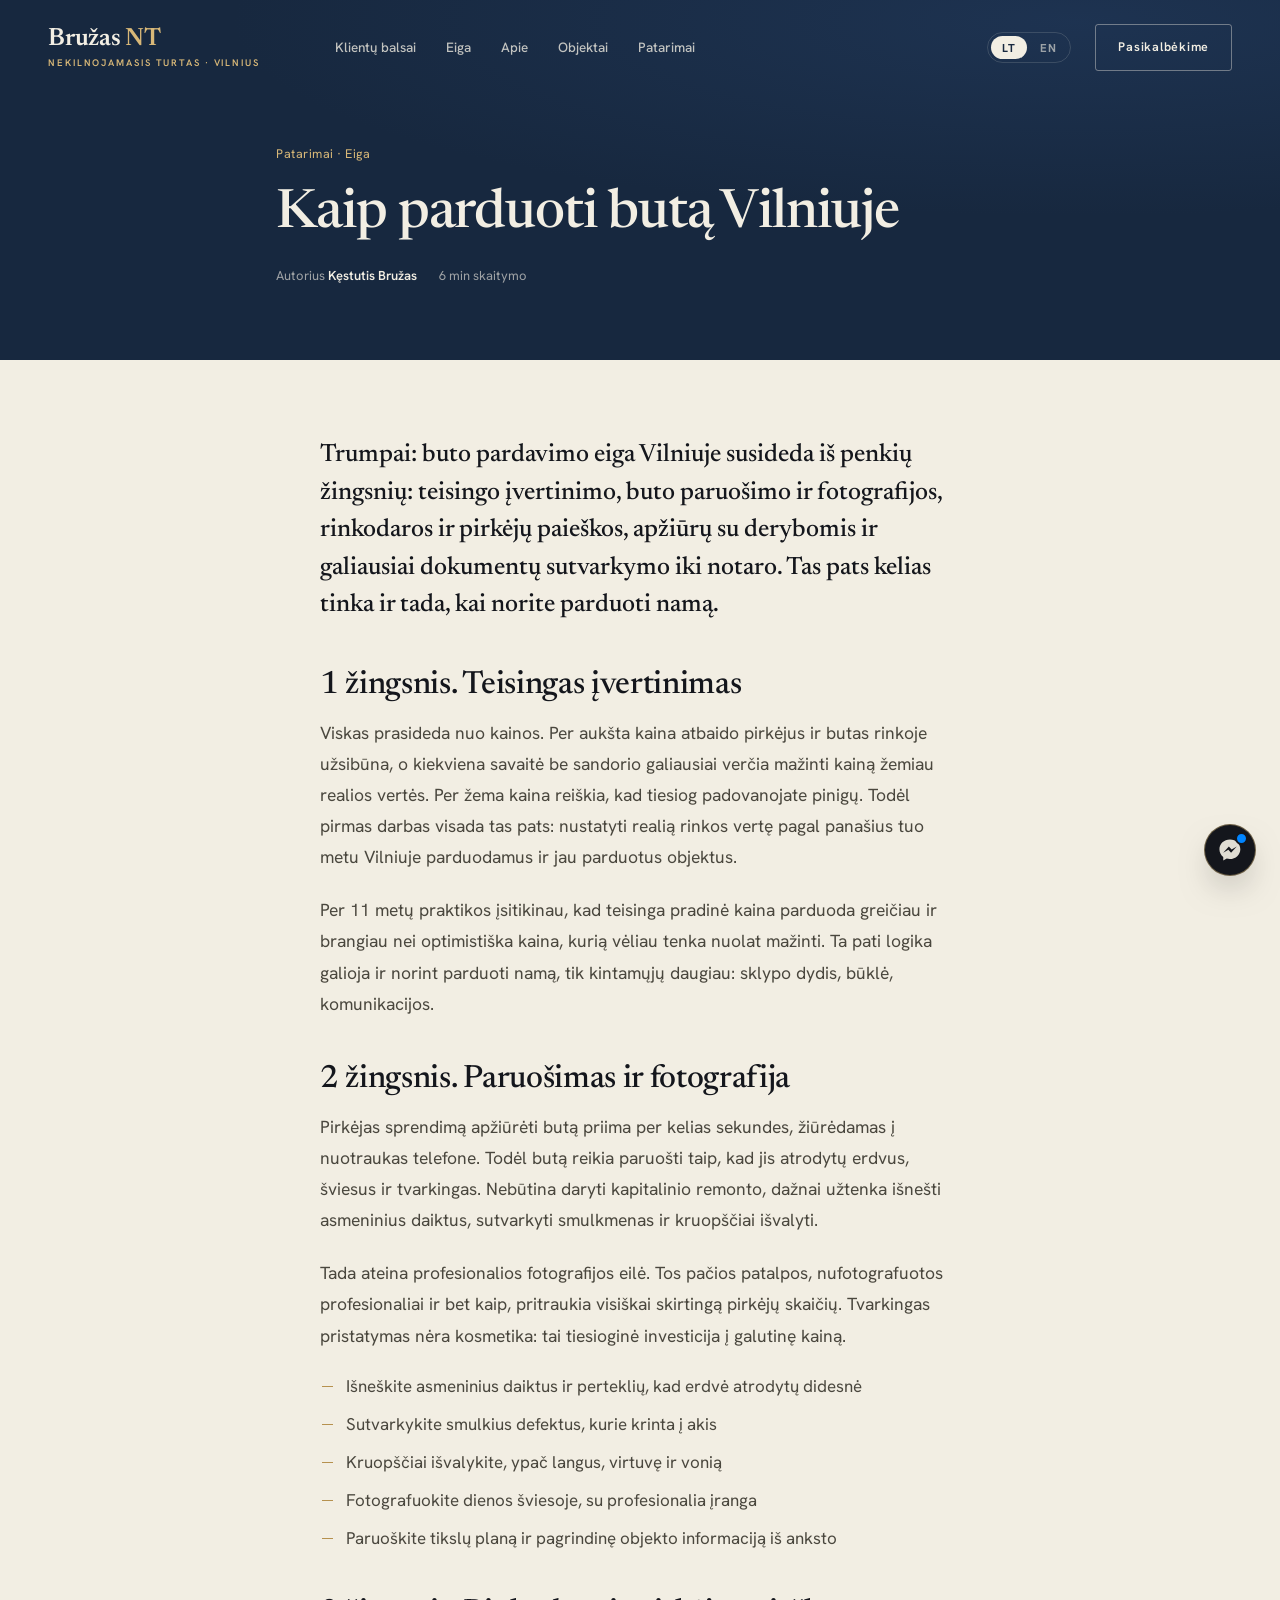
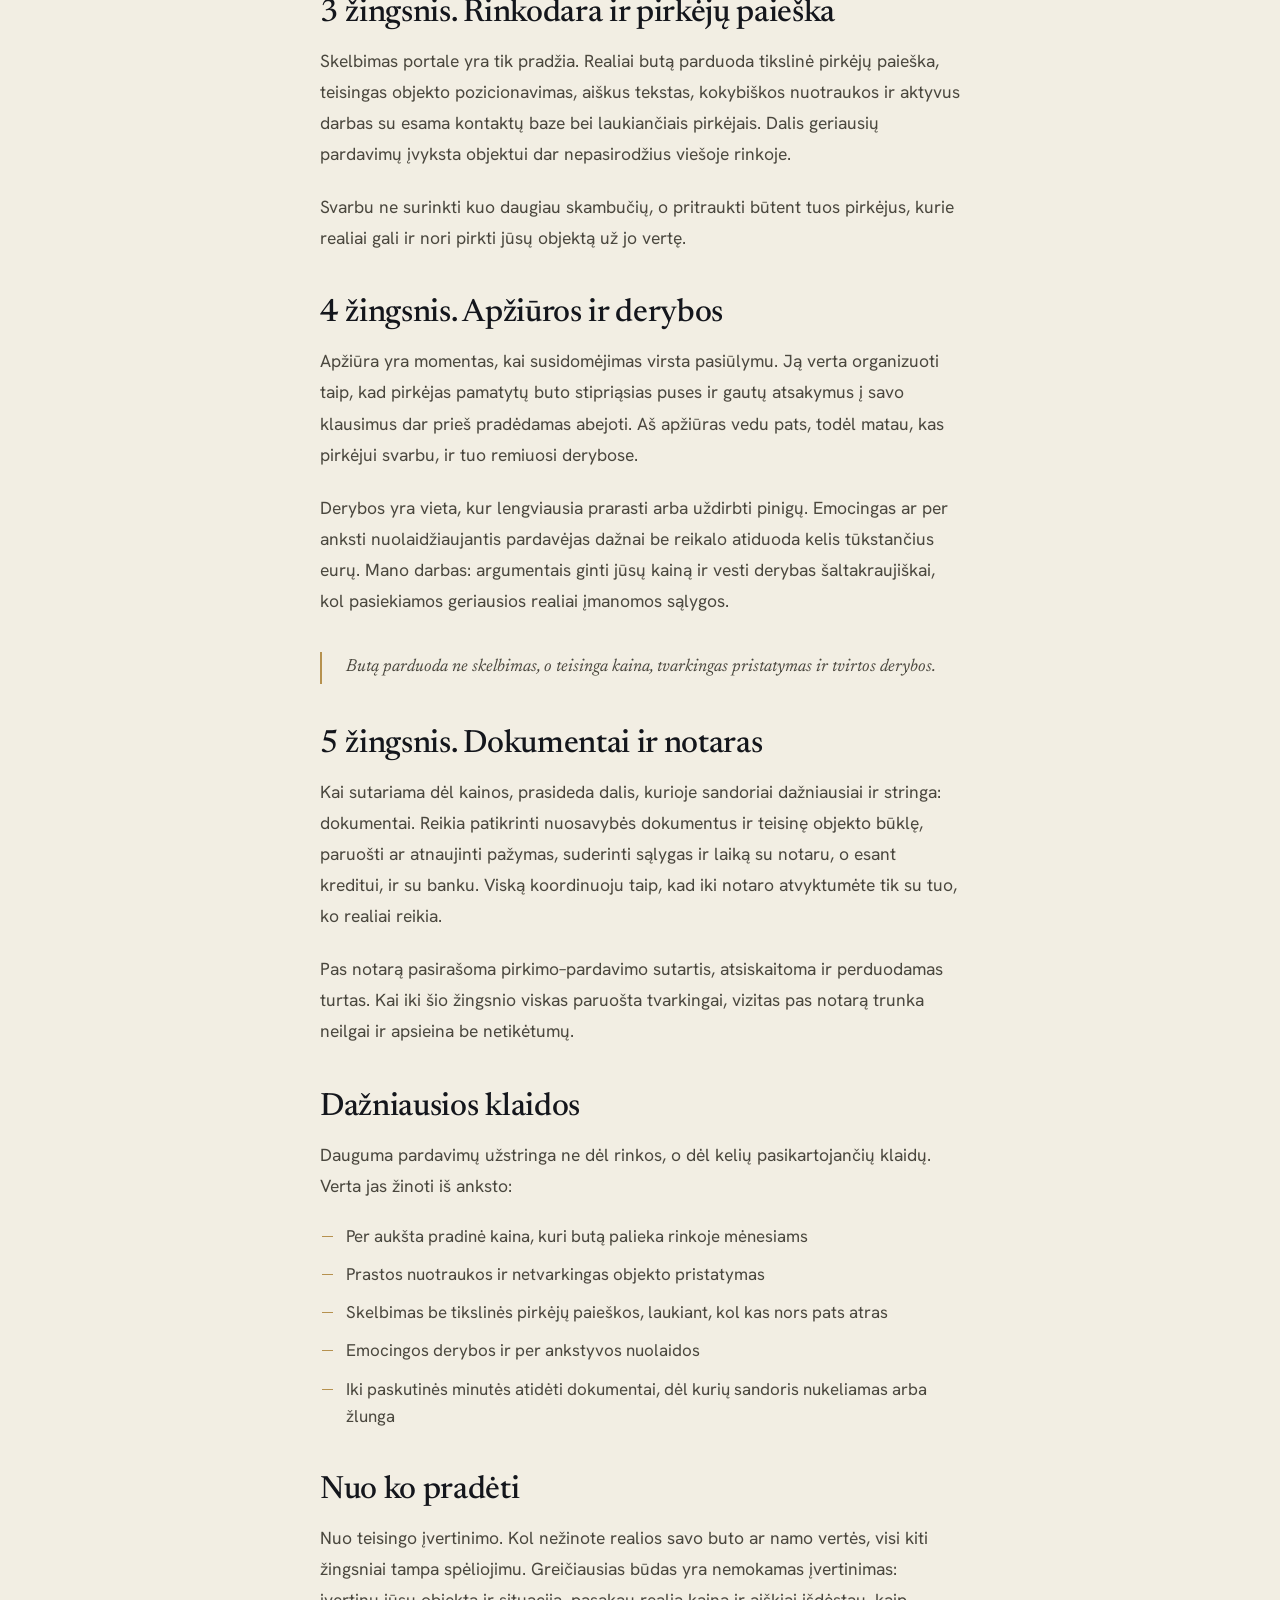
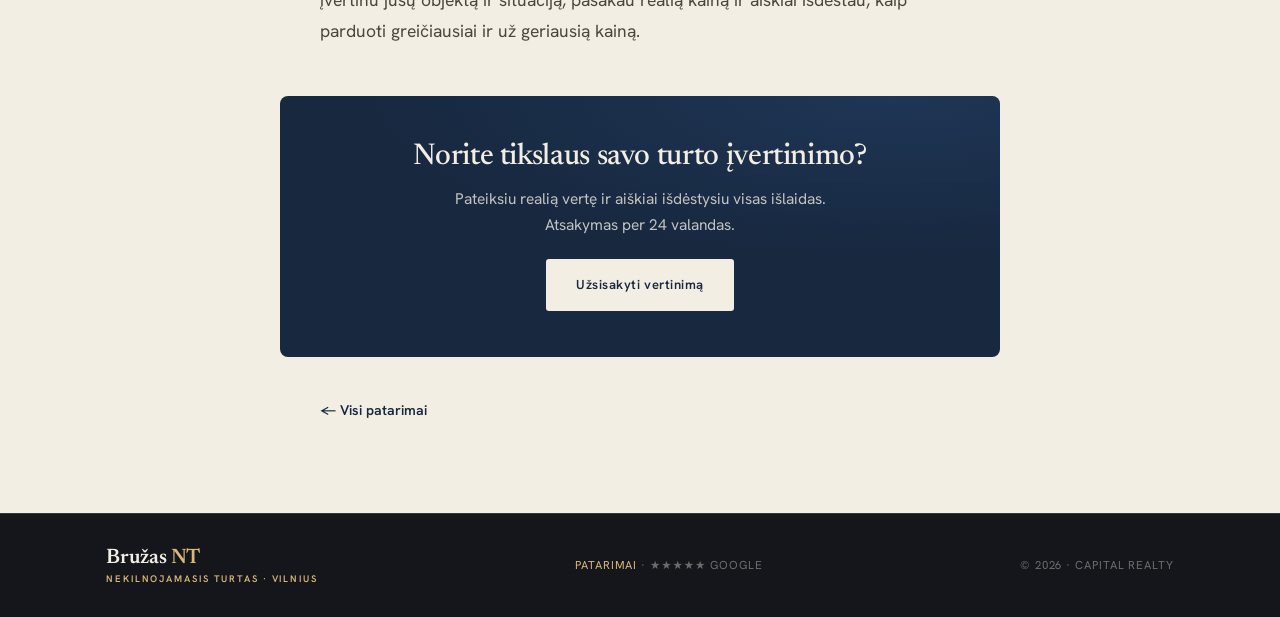
<file: straipsnis-kaip-parduoti.html>
<!DOCTYPE html>
<html lang="lt">
<head>
  <meta charset="UTF-8" />
  <meta name="viewport" content="width=device-width, initial-scale=1.0, viewport-fit=cover" />
  <title>Kaip parduoti butą Vilniuje: visa eiga nuo įvertinimo iki notaro | Kęstutis Bružas</title>
  <meta name="description" content="Kaip parduoti butą Vilniuje: visa buto pardavimo eiga per 5 žingsnius, nuo įvertinimo iki notaro. Kaip parduoti namą greičiau ir už geresnę kainą: patarimai iš 11 metų praktikos." />
  <link rel="preconnect" href="https://fonts.googleapis.com" />
  <link rel="preconnect" href="https://fonts.gstatic.com" crossorigin />
  <link href="https://fonts.googleapis.com/css2?family=Newsreader:ital,opsz,wght@0,6..72,400;0,6..72,500;0,6..72,600;1,6..72,400;1,6..72,500&family=Hanken+Grotesk:wght@400;500;600;700&display=swap" rel="stylesheet" />
  <link rel="stylesheet" href="styles.css" />
  <link rel="stylesheet" href="theme-navy.css" />
  <link rel="stylesheet" href="blog.css" />
  <noscript><style>[data-reveal]{opacity:1 !important;transform:none !important}</style></noscript>
  <link rel="icon" type="image/svg+xml" href="favicon.svg" />
  <link rel="apple-touch-icon" href="apple-touch-icon.png" />
  <meta name="theme-color" content="#17283f" />
  <link rel="canonical" href="https://bruzasnt.lt/patarimai/kaip-parduoti-buta-vilniuje" />
  <meta property="og:type" content="article" />
  <meta property="og:title" content="Kaip parduoti butą Vilniuje: visa eiga nuo įvertinimo iki notaro" />
  <meta property="og:description" content="Visa buto pardavimo eiga per 5 žingsnius, nuo įvertinimo iki notaro. Kaip parduoti butą ar namą greičiau ir už geresnę kainą." />
  <meta property="og:url" content="https://bruzasnt.lt/patarimai/kaip-parduoti-buta-vilniuje" />
  <!-- TODO: swap og:image to bruzasnt.lt when domain is connected -->
  <meta property="og:image" content="https://tomaspaulius.github.io/bruzas-navy/img/kestutis.jpg" />
  <meta name="twitter:card" content="summary_large_image" />

  <script type="application/ld+json">
  {
    "@context": "https://schema.org",
    "@type": "Article",
    "headline": "Kaip parduoti butą Vilniuje: visa eiga nuo įvertinimo iki notaro",
    "description": "Visa buto pardavimo eiga per penkis žingsnius, nuo teisingo įvertinimo iki notaro, parduodant butą ar namą Vilniuje.",
    "inLanguage": "lt",
    "author": { "@type": "Person", "name": "Kęstutis Bružas", "url": "https://bruzasnt.lt/" },
    "publisher": { "@type": "Organization", "name": "Capital Realty" },
    "about": "Buto ir namo pardavimo eiga Vilniuje"
  }
  </script>
  <script type="application/ld+json">
  {
    "@context": "https://schema.org",
    "@type": "FAQPage",
    "mainEntity": [
      { "@type": "Question", "name": "Nuo ko pradėti parduodant butą?", "acceptedAnswer": { "@type": "Answer", "text": "Pradėkite nuo teisingo įvertinimo. Reikia žinoti realią rinkos vertę, kad kaina nebūtų nei per aukšta, nei per žema. Tik tada verta ruošti butą, fotografuoti ir skelbti. Greičiausias būdas yra nemokamas įvertinimas, kuris parodo realią kainą ir tolesnius žingsnius." } },
      { "@type": "Question", "name": "Kiek laiko užtrunka parduoti butą Vilniuje?", "acceptedAnswer": { "@type": "Answer", "text": "Priklauso nuo objekto, kainos ir paruošimo. Gerai įvertintas ir tvarkingai paruoštas butas Vilniuje dažnai parduodamas per kelias savaites ar porą mėnesių. Per aukšta kaina arba prastas pristatymas pardavimą užtęsia mėnesiais." } },
      { "@type": "Question", "name": "Ar reikia paruošti butą prieš pardavimą?", "acceptedAnswer": { "@type": "Answer", "text": "Taip. Sutvarkytas, atlaisvintas nuo nereikalingų daiktų ir švarus butas su profesionaliomis nuotraukomis pritraukia daugiau pirkėjų ir geresnių pasiūlymų. Nebūtina daryti kapitalinio remonto, dažnai užtenka sutvarkyti, išnešti asmeninius daiktus ir kokybiškai nufotografuoti." } }
    ]
  }
  </script>
</head>
<body>
  <header class="nav" id="nav">
    <div class="nav-inner">
      <a class="wordmark" href="index.html">Bružas <b class="wm-nt">NT</b><span data-en="Real estate · Vilnius">Nekilnojamasis turtas · Vilnius</span></a>
      <nav class="nav-links" id="navLinks">
        <a href="index.html#balsai" data-en="Reviews">Klientų balsai</a>
        <a href="index.html#eiga" data-en="Process">Eiga</a>
        <a href="index.html#zmogus" data-en="About">Apie</a>
        <a href="index.html#objektai" data-en="Properties">Objektai</a>
        <a href="patarimai.html" data-en="Guides">Patarimai</a>
        <a class="nav-cta-m" href="index.html#kontaktai" data-en="Let's talk">Pasikalbėkime</a>
        <div class="lang-pill lang-menu" role="group" aria-label="Kalba / Language">
          <button type="button" class="lang-opt" data-lang="lt">LT</button>
          <button type="button" class="lang-opt" data-lang="en">EN</button>
        </div>
      </nav>
      <div class="lang-pill lang-header" role="group" aria-label="Kalba / Language">
        <button type="button" class="lang-opt" data-lang="lt">LT</button>
        <button type="button" class="lang-opt" data-lang="en">EN</button>
      </div>
      <a class="btn btn-line nav-cta-d" href="index.html#kontaktai" data-en="Let's talk">Pasikalbėkime</a>
      <button class="nav-toggle" id="navToggle" aria-label="Meniu" aria-expanded="false"><span></span><span></span><span></span></button>
    </div>
  </header>

  <main>
    <article>
      <header class="article-head">
        <div class="wrap">
          <p class="crumb" data-en="<a href='patarimai.html'>Guides</a> · Process"><a href="patarimai.html">Patarimai</a> · Eiga</p>
          <h1 data-en="How to sell an apartment in Vilnius">Kaip parduoti butą Vilniuje</h1>
          <div class="article-meta"><span data-en="Author <b>Kęstutis Bružas</b>">Autorius <b>Kęstutis Bružas</b></span><span data-en="6 min read">6 min skaitymo</span></div>
        </div>
      </header>

      <div class="article-wrap">
        <div class="article-body">
          <p class="lead" data-en="In short: selling an apartment in Vilnius comes down to five steps: an accurate valuation, preparing and photographing the apartment, marketing and buyer sourcing, viewings with negotiations, and finally getting the paperwork in order for the notary. The same path applies when you want to sell a house.">Trumpai: buto pardavimo eiga Vilniuje susideda iš penkių žingsnių: teisingo įvertinimo, buto paruošimo ir fotografijos, rinkodaros ir pirkėjų paieškos, apžiūrų su derybomis ir galiausiai dokumentų sutvarkymo iki notaro. Tas pats kelias tinka ir tada, kai norite parduoti namą.</p>

          <h2 data-en="Step 1. An accurate valuation">1 žingsnis. Teisingas įvertinimas</h2>
          <p data-en="Everything starts with the price. Price too high and buyers stay away, the apartment lingers on the market, and every week without a deal eventually forces the price below its true value. Price too low and you are simply giving money away. So the first job is always the same: establish the real market value based on comparable properties currently for sale, and recently sold, in Vilnius.">Viskas prasideda nuo kainos. Per aukšta kaina atbaido pirkėjus ir butas rinkoje užsibūna, o kiekviena savaitė be sandorio galiausiai verčia mažinti kainą žemiau realios vertės. Per žema kaina reiškia, kad tiesiog padovanojate pinigų. Todėl pirmas darbas visada tas pats: nustatyti realią rinkos vertę pagal panašius tuo metu Vilniuje parduodamus ir jau parduotus objektus.</p>
          <p data-en="Over 11 years in practice I have learned that the right asking price sells faster, and for more, than an optimistic one you then have to keep cutting. The same logic applies when you want to sell a house, there are simply more variables: plot size, condition, utilities.">Per 11 metų praktikos įsitikinau, kad teisinga pradinė kaina parduoda greičiau ir brangiau nei optimistiška kaina, kurią vėliau tenka nuolat mažinti. Ta pati logika galioja ir norint parduoti namą, tik kintamųjų daugiau: sklypo dydis, būklė, komunikacijos.</p>

          <h2 data-en="Step 2. Preparation and photography">2 žingsnis. Paruošimas ir fotografija</h2>
          <p data-en="A buyer decides whether to view an apartment within seconds, scrolling through photos on their phone. So the apartment needs to be presented as spacious, bright and well kept. A full renovation is not necessary: often it is enough to clear out personal belongings, tidy up the small things and clean thoroughly.">Pirkėjas sprendimą apžiūrėti butą priima per kelias sekundes, žiūrėdamas į nuotraukas telefone. Todėl butą reikia paruošti taip, kad jis atrodytų erdvus, šviesus ir tvarkingas. Nebūtina daryti kapitalinio remonto, dažnai užtenka išnešti asmeninius daiktus, sutvarkyti smulkmenas ir kruopščiai išvalyti.</p>
          <p data-en="Then comes professional photography. The same rooms, shot professionally or carelessly, attract a completely different number of buyers. Polished presentation is not cosmetics: it is a direct investment in your final price.">Tada ateina profesionalios fotografijos eilė. Tos pačios patalpos, nufotografuotos profesionaliai ir bet kaip, pritraukia visiškai skirtingą pirkėjų skaičių. Tvarkingas pristatymas nėra kosmetika: tai tiesioginė investicija į galutinę kainą.</p>
          <ul>
            <li data-en="Remove personal belongings and clutter so the space feels larger">Išneškite asmeninius daiktus ir perteklių, kad erdvė atrodytų didesnė</li>
            <li data-en="Fix the small defects that catch the eye">Sutvarkykite smulkius defektus, kurie krinta į akis</li>
            <li data-en="Clean thoroughly, especially the windows, kitchen and bathroom">Kruopščiai išvalykite, ypač langus, virtuvę ir vonią</li>
            <li data-en="Photograph in daylight, with professional equipment">Fotografuokite dienos šviesoje, su profesionalia įranga</li>
            <li data-en="Prepare an accurate floor plan and the key property details in advance">Paruoškite tikslų planą ir pagrindinę objekto informaciją iš anksto</li>
          </ul>

          <h2 data-en="Step 3. Marketing and finding buyers">3 žingsnis. Rinkodara ir pirkėjų paieška</h2>
          <p data-en="A portal listing is only the start. What really sells an apartment is targeted buyer sourcing, the right positioning, clear copy, quality photos and active work with an existing contact base and buyers already waiting. Some of the best sales happen before a property ever reaches the open market.">Skelbimas portale yra tik pradžia. Realiai butą parduoda tikslinė pirkėjų paieška, teisingas objekto pozicionavimas, aiškus tekstas, kokybiškos nuotraukos ir aktyvus darbas su esama kontaktų baze bei laukiančiais pirkėjais. Dalis geriausių pardavimų įvyksta objektui dar nepasirodžius viešoje rinkoje.</p>
          <p data-en="The goal is not to collect as many calls as possible, but to attract precisely those buyers who genuinely can, and want to, buy your property at its worth.">Svarbu ne surinkti kuo daugiau skambučių, o pritraukti būtent tuos pirkėjus, kurie realiai gali ir nori pirkti jūsų objektą už jo vertę.</p>

          <h2 data-en="Step 4. Viewings and negotiations">4 žingsnis. Apžiūros ir derybos</h2>
          <p data-en="The viewing is the moment when interest turns into an offer. It should be run so the buyer sees the apartment at its best and gets answers to their questions before doubt has a chance to set in. I conduct every viewing myself, so I see what matters to each buyer and use that in the negotiation.">Apžiūra yra momentas, kai susidomėjimas virsta pasiūlymu. Ją verta organizuoti taip, kad pirkėjas pamatytų buto stipriąsias puses ir gautų atsakymus į savo klausimus dar prieš pradėdamas abejoti. Aš apžiūras vedu pats, todėl matau, kas pirkėjui svarbu, ir tuo remiuosi derybose.</p>
          <p data-en="Negotiation is where money is most easily lost, or made. A seller who gets emotional or concedes too early often gives away thousands of euros for nothing. My job: defend your price with arguments and negotiate with a cool head until the best realistically achievable terms are reached.">Derybos yra vieta, kur lengviausia prarasti arba uždirbti pinigų. Emocingas ar per anksti nuolaidžiaujantis pardavėjas dažnai be reikalo atiduoda kelis tūkstančius eurų. Mano darbas: argumentais ginti jūsų kainą ir vesti derybas šaltakraujiškai, kol pasiekiamos geriausios realiai įmanomos sąlygos.</p>
          <p class="article-pull" data-en="It is not the listing that sells an apartment: it is the right price, polished presentation and firm negotiation.">Butą parduoda ne skelbimas, o teisinga kaina, tvarkingas pristatymas ir tvirtos derybos.</p>

          <h2 data-en="Step 5. Paperwork and the notary">5 žingsnis. Dokumentai ir notaras</h2>
          <p data-en="Once the price is agreed, the stage where deals most often stall begins: the paperwork. The ownership documents and the legal status of the property need checking, certificates prepared or updated, terms and timing agreed with the notary, and, where a mortgage is involved, with the bank as well. I coordinate all of it so you arrive at the notary with only what is genuinely needed.">Kai sutariama dėl kainos, prasideda dalis, kurioje sandoriai dažniausiai ir stringa: dokumentai. Reikia patikrinti nuosavybės dokumentus ir teisinę objekto būklę, paruošti ar atnaujinti pažymas, suderinti sąlygas ir laiką su notaru, o esant kreditui, ir su banku. Viską koordinuoju taip, kad iki notaro atvyktumėte tik su tuo, ko realiai reikia.</p>
          <p data-en="At the notary you sign the sale and purchase agreement, funds are settled and the property is handed over. When everything has been properly prepared beforehand, the notary visit is short and free of surprises.">Pas notarą pasirašoma pirkimo–pardavimo sutartis, atsiskaitoma ir perduodamas turtas. Kai iki šio žingsnio viskas paruošta tvarkingai, vizitas pas notarą trunka neilgai ir apsieina be netikėtumų.</p>

          <h2 data-en="The most common mistakes">Dažniausios klaidos</h2>
          <p data-en="Most sales stall not because of the market, but because of a few recurring mistakes. They are worth knowing in advance:">Dauguma pardavimų užstringa ne dėl rinkos, o dėl kelių pasikartojančių klaidų. Verta jas žinoti iš anksto:</p>
          <ul>
            <li data-en="An asking price set too high, leaving the apartment on the market for months">Per aukšta pradinė kaina, kuri butą palieka rinkoje mėnesiams</li>
            <li data-en="Poor photos and a careless presentation of the property">Prastos nuotraukos ir netvarkingas objekto pristatymas</li>
            <li data-en="A listing with no targeted buyer sourcing, waiting for someone to stumble upon it">Skelbimas be tikslinės pirkėjų paieškos, laukiant, kol kas nors pats atras</li>
            <li data-en="Emotional negotiations and concessions made too early">Emocingos derybos ir per ankstyvos nuolaidos</li>
            <li data-en="Paperwork left to the last minute, delaying the deal or sinking it altogether">Iki paskutinės minutės atidėti dokumentai, dėl kurių sandoris nukeliamas arba žlunga</li>
          </ul>

          <h2 data-en="Where to start">Nuo ko pradėti</h2>
          <p data-en="With an accurate valuation. Until you know the real value of your apartment or house, every other step is guesswork. The fastest way is a free valuation: I assess your property and situation, tell you the realistic price and set out clearly how to sell fastest and for the best price.">Nuo teisingo įvertinimo. Kol nežinote realios savo buto ar namo vertės, visi kiti žingsniai tampa spėliojimu. Greičiausias būdas yra nemokamas įvertinimas: įvertinu jūsų objektą ir situaciją, pasakau realią kainą ir aiškiai išdėstau, kaip parduoti greičiausiai ir už geriausią kainą.</p>
        </div>

        <div class="article-cta">
          <h3 data-en="Want an accurate valuation of your property?">Norite tikslaus savo turto įvertinimo?</h3>
          <p data-en="I will give you a realistic value and set out every cost clearly. You will hear back within 24 hours.">Pateiksiu realią vertę ir aiškiai išdėstysiu visas išlaidas. Atsakymas per 24 valandas.</p>
          <a class="btn btn-clay" href="index.html#contact-form" data-en="Request a valuation">Užsisakyti vertinimą</a>
        </div>

        <div class="article-back">
          <a href="patarimai.html" data-en="← All guides">← Visi patarimai</a>
        </div>
      </div>
    </article>
  </main>

  <footer class="footer">
    <div class="wrap footer-inner">
      <a class="wordmark footer-brand" href="index.html">Bružas <b class="wm-nt">NT</b><span data-en="Real estate · Vilnius">Nekilnojamasis turtas · Vilnius</span></a>
      <span class="footer-mid"><a href="patarimai.html" data-en="Guides">Patarimai</a> · ★★★★★ Google</span>
      <span class="footer-r">© 2026 · Capital Realty</span>
      <div class="lang-pill lang-foot" role="group" aria-label="Kalba / Language">
        <button type="button" class="lang-opt" data-lang="lt">LT</button>
        <button type="button" class="lang-opt" data-lang="en">EN</button>
      </div>
    </div>
  </footer>

  <script>
    const nav = document.getElementById('nav');
    addEventListener('scroll', () => nav.classList.toggle('scrolled', scrollY > 24), { passive: true });
    const navToggle = document.getElementById('navToggle');
    if (navToggle) navToggle.addEventListener('click', () => { const o = nav.classList.toggle('open'); navToggle.setAttribute('aria-expanded', o); });
    const nl = document.getElementById('navLinks');
    if (nl) nl.addEventListener('click', (e) => { if (e.target.tagName === 'A') nav.classList.remove('open'); });
    // i18n: LT default, EN via data-en swap (shared key with homepage)
    (() => {
      const opts = Array.from(document.querySelectorAll('.lang-opt'));
      const els = Array.from(document.querySelectorAll('[data-en]'));
      els.forEach(el => { el.dataset.lt = el.innerHTML; });
      let cur = 'lt';
      const apply = (l) => {
        cur = l === 'en' ? 'en' : 'lt';
        els.forEach(el => { el.innerHTML = cur === 'en' ? el.getAttribute('data-en') : el.dataset.lt; });
        document.documentElement.lang = cur;
        opts.forEach(b => { const on = b.dataset.lang === cur; b.classList.toggle('is-on', on); b.setAttribute('aria-pressed', on ? 'true' : 'false'); });
        try { localStorage.setItem('bruzas-lang', cur); } catch (e) {}
      };
      let s = null; try { s = localStorage.getItem('bruzas-lang'); } catch (e) {}
      apply(s === 'en' ? 'en' : 'lt');
      opts.forEach(b => b.addEventListener('click', () => apply(b.dataset.lang)));
    })();
  </script>
  <a class="wa-float" href="https://m.me/kestutisbruzasNT" target="_blank" rel="noopener" aria-label="Rašyti per Messenger">
    <svg viewBox="0 0 32 32" aria-hidden="true"><path fill="currentColor" d="M16 3C8.6 3 3 8.4 3 15.1c0 3.8 1.8 7.2 4.7 9.4V29l4.3-2.4c1.2.3 2.4.5 3.7.5 7.4 0 13-5.4 13-12.1S23.4 3 16 3zm1.3 16.3l-3.3-3.5-6.4 3.5 7-7.5 3.4 3.5 6.3-3.5-7 7.5z"/></svg>
  </a>
</body>
</html>
</file>
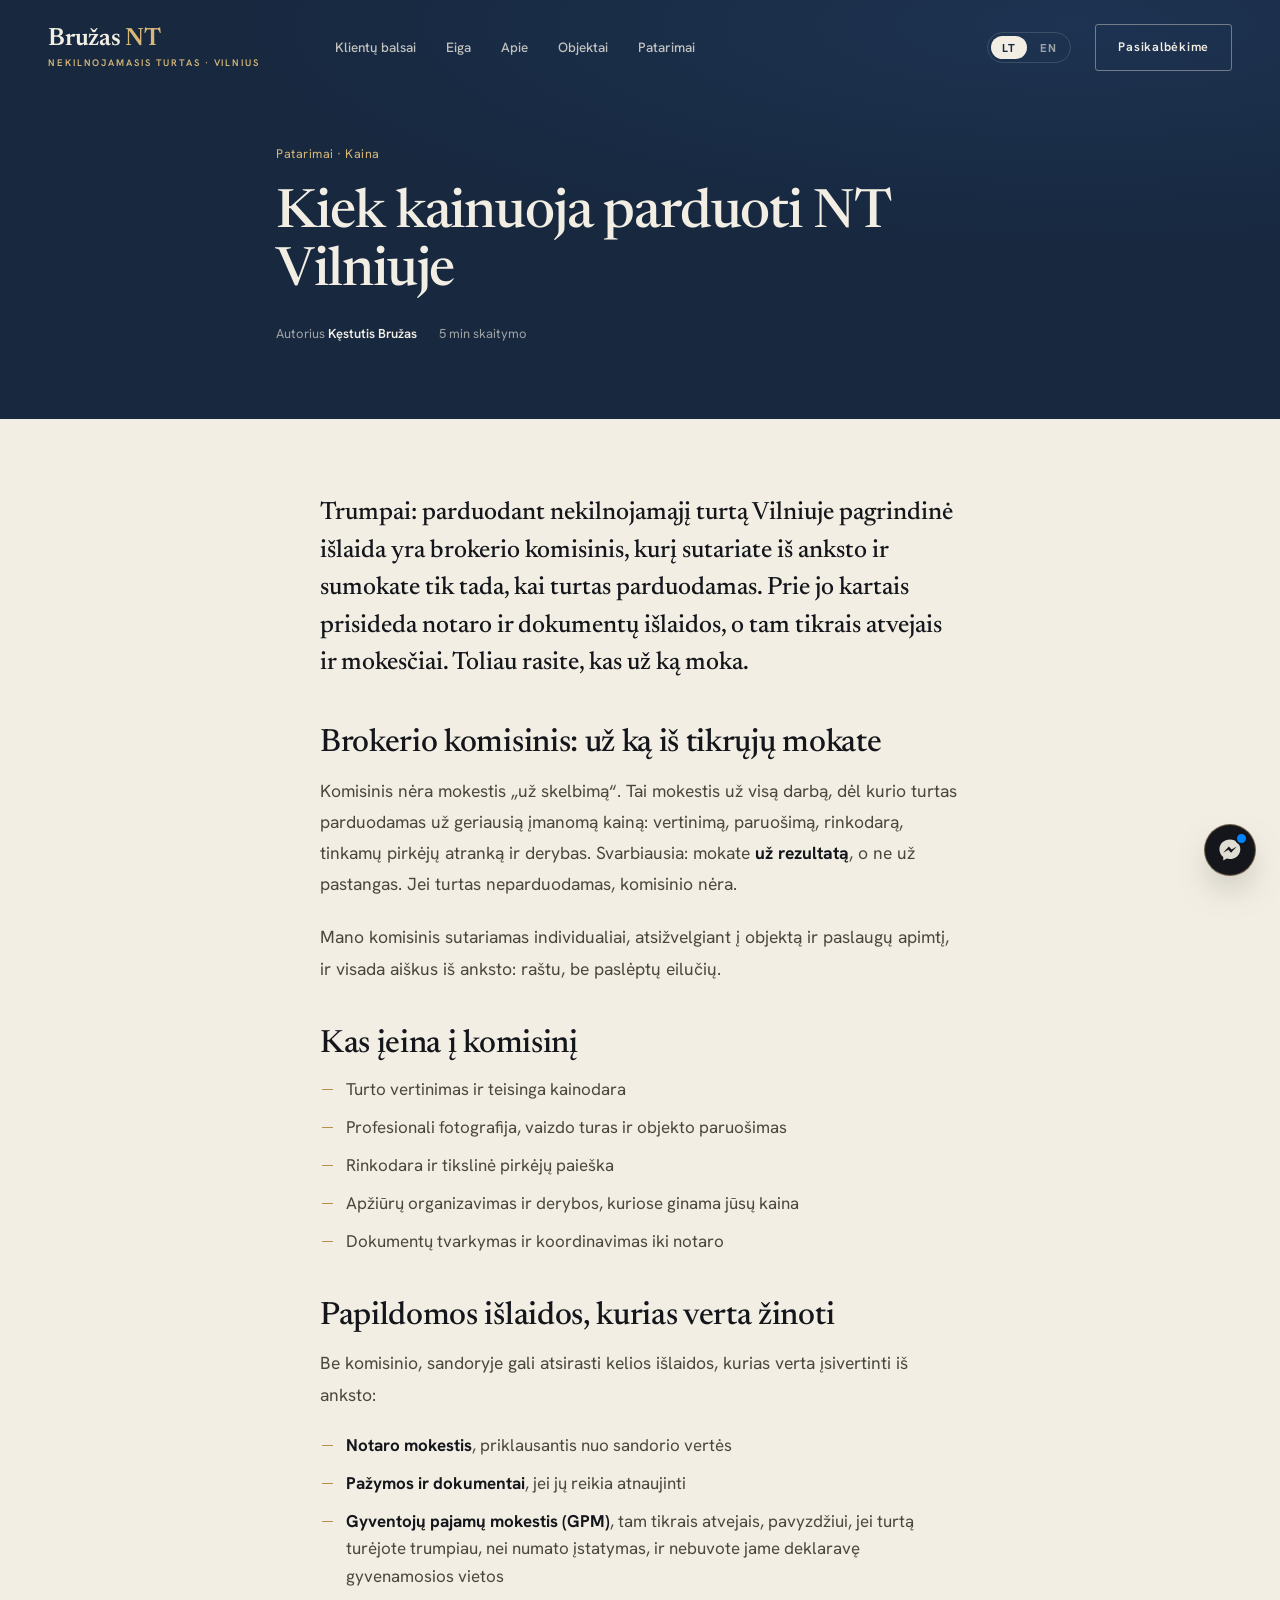
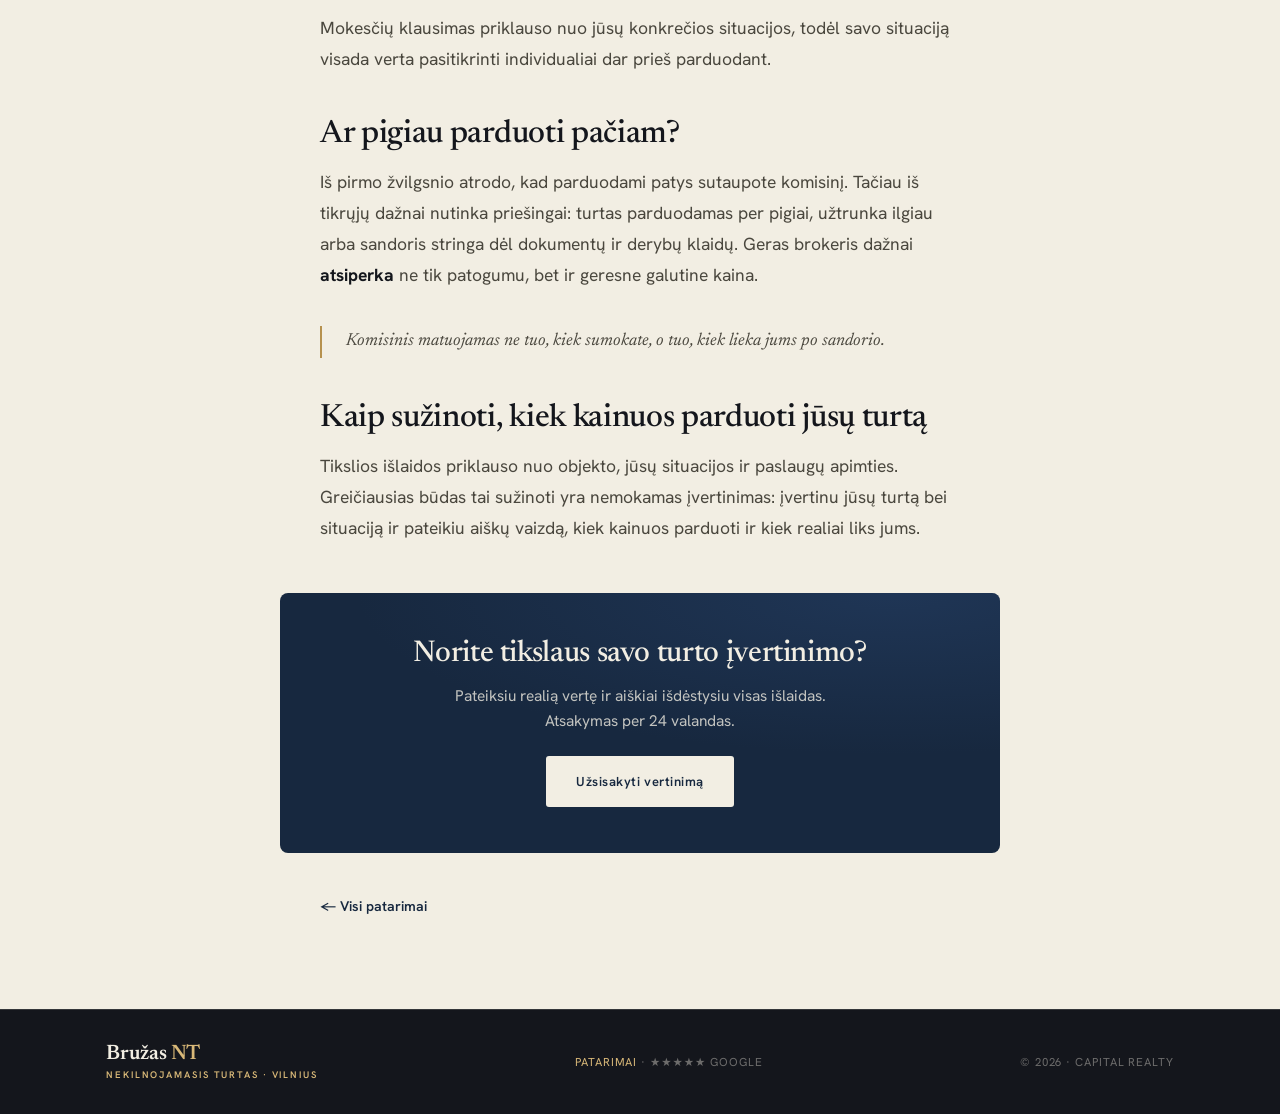
<file: straipsnis-komisinis.html>
<!DOCTYPE html>
<html lang="lt">
<head>
  <meta charset="UTF-8" />
  <meta name="viewport" content="width=device-width, initial-scale=1.0, viewport-fit=cover" />
  <title>Kiek kainuoja parduoti NT Vilniuje: komisiniai ir mokesčiai | Kęstutis Bružas</title>
  <meta name="description" content="Kiek kainuoja parduoti butą ar namą Vilniuje: brokerio komisinis, notaro ir dokumentų išlaidos, mokesčiai ir kas už ką moka. Aiškiai, be paslėptų eilučių." />
  <link rel="preconnect" href="https://fonts.googleapis.com" />
  <link rel="preconnect" href="https://fonts.gstatic.com" crossorigin />
  <link href="https://fonts.googleapis.com/css2?family=Newsreader:ital,opsz,wght@0,6..72,400;0,6..72,500;0,6..72,600;1,6..72,400;1,6..72,500&family=Hanken+Grotesk:wght@400;500;600;700&display=swap" rel="stylesheet" />
  <link rel="stylesheet" href="styles.css" />
  <link rel="stylesheet" href="theme-navy.css" />
  <link rel="stylesheet" href="blog.css" />
  <noscript><style>[data-reveal]{opacity:1 !important;transform:none !important}</style></noscript>
  <link rel="icon" type="image/svg+xml" href="favicon.svg" />
  <link rel="apple-touch-icon" href="apple-touch-icon.png" />
  <meta name="theme-color" content="#17283f" />
  <link rel="canonical" href="https://bruzasnt.lt/patarimai/kiek-kainuoja-parduoti-nt-vilniuje" />
  <meta property="og:type" content="article" />
  <meta property="og:title" content="Kiek kainuoja parduoti NT Vilniuje: komisiniai ir mokesčiai" />
  <meta property="og:description" content="Brokerio komisinis, notaro ir dokumentų išlaidos, mokesčiai ir kas už ką moka." />
  <meta property="og:url" content="https://bruzasnt.lt/patarimai/kiek-kainuoja-parduoti-nt-vilniuje" />
  <!-- TODO: swap og:image to bruzasnt.lt when domain is connected -->
  <meta property="og:image" content="https://tomaspaulius.github.io/bruzas-navy/img/kestutis.jpg" />
  <meta name="twitter:card" content="summary_large_image" />

  <script type="application/ld+json">
  {
    "@context": "https://schema.org",
    "@type": "Article",
    "headline": "Kiek kainuoja parduoti NT Vilniuje: komisiniai ir mokesčiai",
    "description": "Brokerio komisinis, notaro ir dokumentų išlaidos, mokesčiai ir kas už ką moka, parduodant butą ar namą Vilniuje.",
    "inLanguage": "lt",
    "author": { "@type": "Person", "name": "Kęstutis Bružas", "url": "https://bruzasnt.lt/" },
    "publisher": { "@type": "Organization", "name": "Capital Realty" },
    "about": "Nekilnojamojo turto pardavimo kaina ir komisiniai Vilniuje"
  }
  </script>
  <script type="application/ld+json">
  {
    "@context": "https://schema.org",
    "@type": "FAQPage",
    "mainEntity": [
      { "@type": "Question", "name": "Koks NT brokerio komisinis Vilniuje?", "acceptedAnswer": { "@type": "Answer", "text": "Komisinis sutariamas individualiai, atsižvelgiant į objektą ir paslaugų apimtį, ir visada aiškus iš anksto. Mokamas tik tada, kai turtas parduodamas." } },
      { "@type": "Question", "name": "Kas įeina į brokerio komisinį?", "acceptedAnswer": { "@type": "Answer", "text": "Turto vertinimas ir kainodara, profesionali fotografija ir pristatymas, rinkodara ir pirkėjų paieška, apžiūros, derybos bei dokumentų koordinavimas iki notaro." } },
      { "@type": "Question", "name": "Ar parduodant reikia mokėti mokesčius?", "acceptedAnswer": { "@type": "Answer", "text": "Gali tekti sumokėti notaro mokestį ir, tam tikrais atvejais, gyventojų pajamų mokestį. Tai priklauso nuo to, kiek laiko turtą turėjote ir ar buvote jame deklaravę gyvenamąją vietą. Savo situaciją verta aptarti individualiai." } }
    ]
  }
  </script>
</head>
<body>
  <header class="nav" id="nav">
    <div class="nav-inner">
      <a class="wordmark" href="index.html">Bružas <b class="wm-nt">NT</b><span data-en="Real estate · Vilnius">Nekilnojamasis turtas · Vilnius</span></a>
      <nav class="nav-links" id="navLinks">
        <a href="index.html#balsai" data-en="Reviews">Klientų balsai</a>
        <a href="index.html#eiga" data-en="Process">Eiga</a>
        <a href="index.html#zmogus" data-en="About">Apie</a>
        <a href="index.html#objektai" data-en="Properties">Objektai</a>
        <a href="patarimai.html" data-en="Guides">Patarimai</a>
        <a class="nav-cta-m" href="index.html#kontaktai" data-en="Let's talk">Pasikalbėkime</a>
        <div class="lang-pill lang-menu" role="group" aria-label="Kalba / Language">
          <button type="button" class="lang-opt" data-lang="lt">LT</button>
          <button type="button" class="lang-opt" data-lang="en">EN</button>
        </div>
      </nav>
      <div class="lang-pill lang-header" role="group" aria-label="Kalba / Language">
        <button type="button" class="lang-opt" data-lang="lt">LT</button>
        <button type="button" class="lang-opt" data-lang="en">EN</button>
      </div>
      <a class="btn btn-line nav-cta-d" href="index.html#kontaktai" data-en="Let's talk">Pasikalbėkime</a>
      <button class="nav-toggle" id="navToggle" aria-label="Meniu" aria-expanded="false"><span></span><span></span><span></span></button>
    </div>
  </header>

  <main>
    <article>
      <header class="article-head">
        <div class="wrap">
          <p class="crumb" data-en="<a href='patarimai.html'>Guides</a> · Pricing"><a href="patarimai.html">Patarimai</a> · Kaina</p>
          <h1 data-en="What it costs to sell property in Vilnius">Kiek kainuoja parduoti NT Vilniuje</h1>
          <div class="article-meta"><span data-en="Author <b>Kęstutis Bružas</b>">Autorius <b>Kęstutis Bružas</b></span><span data-en="5 min read">5 min skaitymo</span></div>
        </div>
      </header>

      <div class="article-wrap">
        <div class="article-body">
          <p class="lead" data-en="In short: when you sell property in Vilnius, the main cost is the agent's fee, which you agree upfront and pay only once the property actually sells. Notary and paperwork costs sometimes come on top, and in certain cases taxes as well. Below you will find who pays for what.">Trumpai: parduodant nekilnojamąjį turtą Vilniuje pagrindinė išlaida yra brokerio komisinis, kurį sutariate iš anksto ir sumokate tik tada, kai turtas parduodamas. Prie jo kartais prisideda notaro ir dokumentų išlaidos, o tam tikrais atvejais ir mokesčiai. Toliau rasite, kas už ką moka.</p>

          <h2 data-en="The agent's fee: what you are really paying for">Brokerio komisinis: už ką iš tikrųjų mokate</h2>
          <p data-en="The fee is not a charge ‘for the listing’. It pays for all the work that gets your property sold at the best achievable price: valuation, preparation, marketing, qualifying the right buyers and negotiating. Most importantly, you pay <strong>for the result</strong>, not for effort. If the property does not sell, there is no fee.">Komisinis nėra mokestis „už skelbimą“. Tai mokestis už visą darbą, dėl kurio turtas parduodamas už geriausią įmanomą kainą: vertinimą, paruošimą, rinkodarą, tinkamų pirkėjų atranką ir derybas. Svarbiausia: mokate <strong>už rezultatą</strong>, o ne už pastangas. Jei turtas neparduodamas, komisinio nėra.</p>
          <p data-en="My fee is agreed individually, based on the property and the scope of service, and it is always clear upfront: in writing, with no hidden lines.">Mano komisinis sutariamas individualiai, atsižvelgiant į objektą ir paslaugų apimtį, ir visada aiškus iš anksto: raštu, be paslėptų eilučių.</p>

          <h2 data-en="What the fee includes">Kas įeina į komisinį</h2>
          <ul>
            <li data-en="Property valuation and accurate pricing">Turto vertinimas ir teisinga kainodara</li>
            <li data-en="Professional photography, a video tour and property preparation">Profesionali fotografija, vaizdo turas ir objekto paruošimas</li>
            <li data-en="Marketing and targeted buyer sourcing">Rinkodara ir tikslinė pirkėjų paieška</li>
            <li data-en="Viewings and negotiations that defend your price">Apžiūrų organizavimas ir derybos, kuriose ginama jūsų kaina</li>
            <li data-en="Paperwork handled and coordinated all the way to the notary">Dokumentų tvarkymas ir koordinavimas iki notaro</li>
          </ul>

          <h2 data-en="Additional costs worth knowing about">Papildomos išlaidos, kurias verta žinoti</h2>
          <p data-en="Beyond the fee, a sale can involve a few costs worth budgeting for in advance:">Be komisinio, sandoryje gali atsirasti kelios išlaidos, kurias verta įsivertinti iš anksto:</p>
          <ul>
            <li data-en="<strong>Notary fee</strong>, which depends on the value of the transaction"><strong>Notaro mokestis</strong>, priklausantis nuo sandorio vertės</li>
            <li data-en="<strong>Certificates and documents</strong>, if any need updating"><strong>Pažymos ir dokumentai</strong>, jei jų reikia atnaujinti</li>
            <li data-en="<strong>Personal income tax</strong>, in certain cases, for example if you owned the property for a shorter period than the law requires and it was not your declared place of residence"><strong>Gyventojų pajamų mokestis (GPM)</strong>, tam tikrais atvejais, pavyzdžiui, jei turtą turėjote trumpiau, nei numato įstatymas, ir nebuvote jame deklaravę gyvenamosios vietos</li>
          </ul>
          <p data-en="Tax matters depend on your specific circumstances, so it is always worth reviewing your own situation individually before you sell.">Mokesčių klausimas priklauso nuo jūsų konkrečios situacijos, todėl savo situaciją visada verta pasitikrinti individualiai dar prieš parduodant.</p>

          <h2 data-en="Is it cheaper to sell on your own?">Ar pigiau parduoti pačiam?</h2>
          <p data-en="At first glance, selling on your own looks like saving the fee. In practice, the opposite often happens: the property sells for too little, takes longer, or the deal stalls over paperwork and negotiation mistakes. A good agent frequently <strong>pays for himself</strong>, not only in convenience but in a better final price.">Iš pirmo žvilgsnio atrodo, kad parduodami patys sutaupote komisinį. Tačiau iš tikrųjų dažnai nutinka priešingai: turtas parduodamas per pigiai, užtrunka ilgiau arba sandoris stringa dėl dokumentų ir derybų klaidų. Geras brokeris dažnai <strong>atsiperka</strong> ne tik patogumu, bet ir geresne galutine kaina.</p>
          <p class="article-pull" data-en="The true measure of a fee is not what you pay, but what is left in your pocket after the sale.">Komisinis matuojamas ne tuo, kiek sumokate, o tuo, kiek lieka jums po sandorio.</p>

          <h2 data-en="How to find out what selling your property will cost">Kaip sužinoti, kiek kainuos parduoti jūsų turtą</h2>
          <p data-en="The exact costs depend on the property, your situation and the scope of service. The fastest way to find out is a free valuation: I assess your property and your circumstances, then give you a clear picture of what the sale will cost and what you will actually keep.">Tikslios išlaidos priklauso nuo objekto, jūsų situacijos ir paslaugų apimties. Greičiausias būdas tai sužinoti yra nemokamas įvertinimas: įvertinu jūsų turtą bei situaciją ir pateikiu aiškų vaizdą, kiek kainuos parduoti ir kiek realiai liks jums.</p>
        </div>

        <div class="article-cta">
          <h3 data-en="Want an accurate valuation of your property?">Norite tikslaus savo turto įvertinimo?</h3>
          <p data-en="I will give you a realistic value and set out every cost clearly. You will hear back within 24 hours.">Pateiksiu realią vertę ir aiškiai išdėstysiu visas išlaidas. Atsakymas per 24 valandas.</p>
          <a class="btn btn-clay" href="index.html#contact-form" data-en="Request a valuation">Užsisakyti vertinimą</a>
        </div>

        <div class="article-back">
          <a href="patarimai.html" data-en="← All guides">← Visi patarimai</a>
        </div>
      </div>
    </article>
  </main>

  <footer class="footer">
    <div class="wrap footer-inner">
      <a class="wordmark footer-brand" href="index.html">Bružas <b class="wm-nt">NT</b><span data-en="Real estate · Vilnius">Nekilnojamasis turtas · Vilnius</span></a>
      <span class="footer-mid"><a href="patarimai.html" data-en="Guides">Patarimai</a> · ★★★★★ Google</span>
      <span class="footer-r">© 2026 · Capital Realty</span>
      <div class="lang-pill lang-foot" role="group" aria-label="Kalba / Language">
        <button type="button" class="lang-opt" data-lang="lt">LT</button>
        <button type="button" class="lang-opt" data-lang="en">EN</button>
      </div>
    </div>
  </footer>

  <script>
    const nav = document.getElementById('nav');
    addEventListener('scroll', () => nav.classList.toggle('scrolled', scrollY > 24), { passive: true });
    const navToggle = document.getElementById('navToggle');
    if (navToggle) navToggle.addEventListener('click', () => { const o = nav.classList.toggle('open'); navToggle.setAttribute('aria-expanded', o); });
    const nl = document.getElementById('navLinks');
    if (nl) nl.addEventListener('click', (e) => { if (e.target.tagName === 'A') nav.classList.remove('open'); });
    // i18n: LT default, EN via data-en swap (shared key with homepage)
    (() => {
      const opts = Array.from(document.querySelectorAll('.lang-opt'));
      const els = Array.from(document.querySelectorAll('[data-en]'));
      els.forEach(el => { el.dataset.lt = el.innerHTML; });
      let cur = 'lt';
      const apply = (l) => {
        cur = l === 'en' ? 'en' : 'lt';
        els.forEach(el => { el.innerHTML = cur === 'en' ? el.getAttribute('data-en') : el.dataset.lt; });
        document.documentElement.lang = cur;
        opts.forEach(b => { const on = b.dataset.lang === cur; b.classList.toggle('is-on', on); b.setAttribute('aria-pressed', on ? 'true' : 'false'); });
        try { localStorage.setItem('bruzas-lang', cur); } catch (e) {}
      };
      let s = null; try { s = localStorage.getItem('bruzas-lang'); } catch (e) {}
      apply(s === 'en' ? 'en' : 'lt');
      opts.forEach(b => b.addEventListener('click', () => apply(b.dataset.lang)));
    })();
  </script>
  <a class="wa-float" href="https://m.me/kestutisbruzasNT" target="_blank" rel="noopener" aria-label="Rašyti per Messenger">
    <svg viewBox="0 0 32 32" aria-hidden="true"><path fill="currentColor" d="M16 3C8.6 3 3 8.4 3 15.1c0 3.8 1.8 7.2 4.7 9.4V29l4.3-2.4c1.2.3 2.4.5 3.7.5 7.4 0 13-5.4 13-12.1S23.4 3 16 3zm1.3 16.3l-3.3-3.5-6.4 3.5 7-7.5 3.4 3.5 6.3-3.5-7 7.5z"/></svg>
  </a>
</body>
</html>
</file>
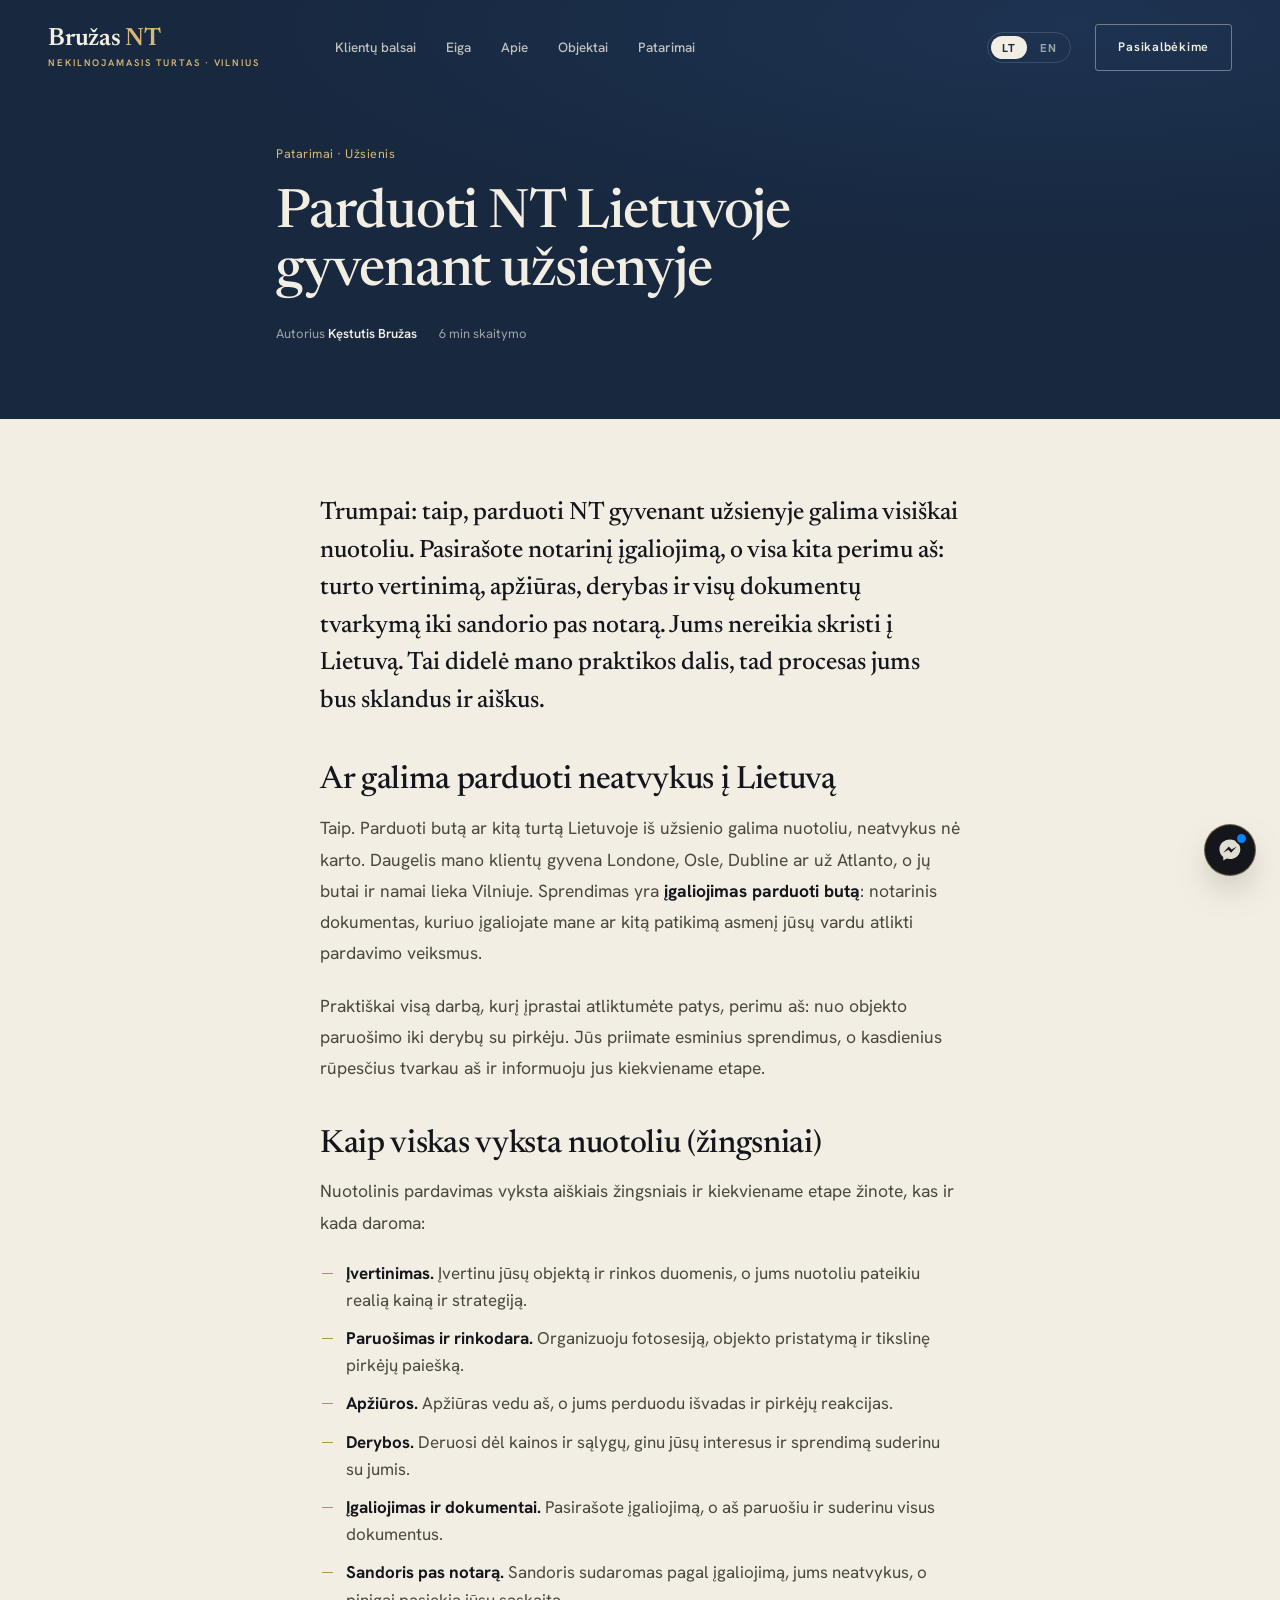
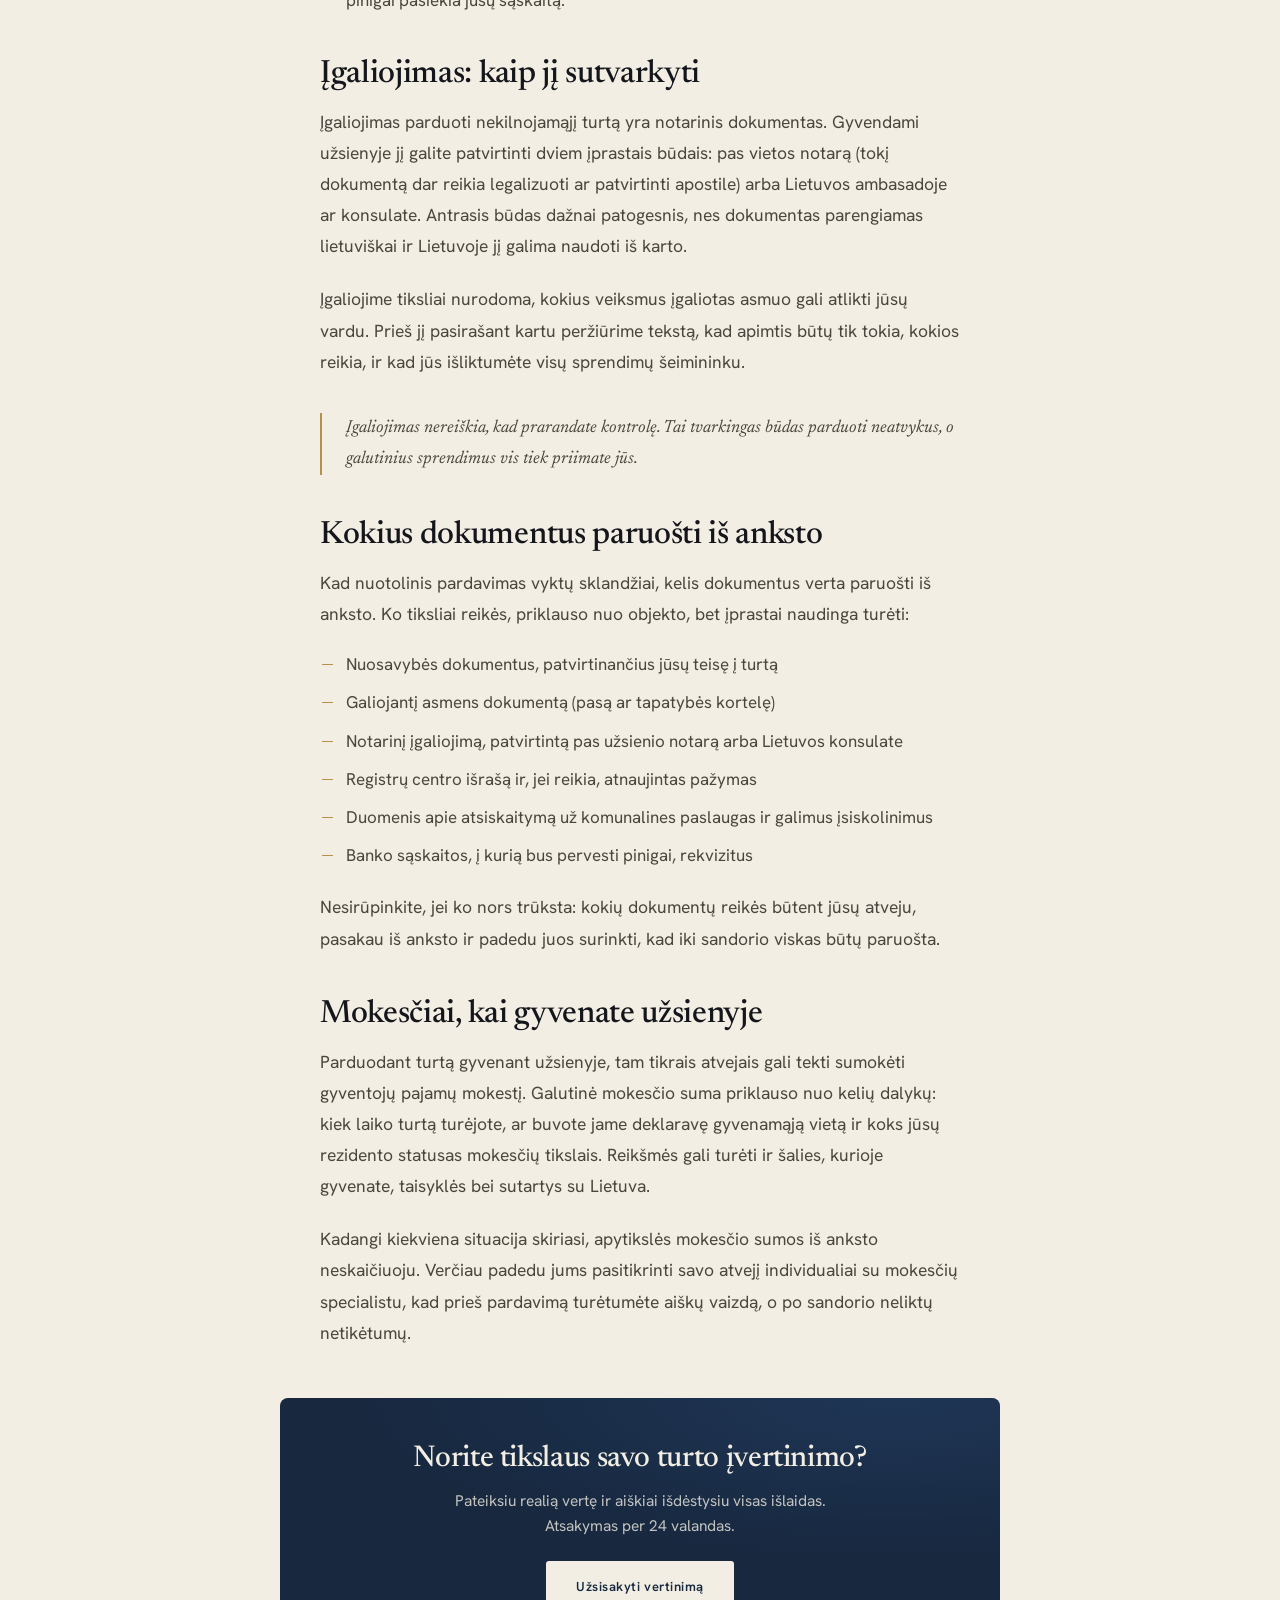
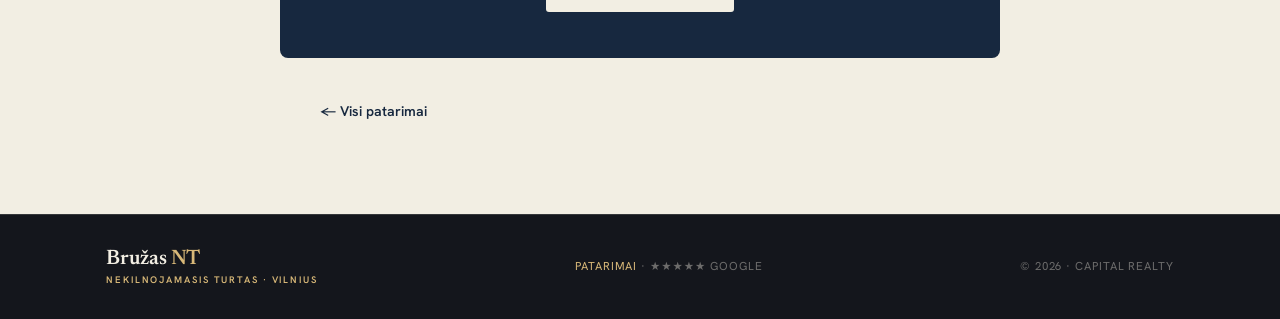
<file: straipsnis-uzsienyje.html>
<!DOCTYPE html>
<html lang="lt">
<head>
  <meta charset="UTF-8" />
  <meta name="viewport" content="width=device-width, initial-scale=1.0, viewport-fit=cover" />
  <title>Parduoti NT Lietuvoje gyvenant užsienyje: kaip viskas vyksta nuotoliu | Kęstutis Bružas</title>
  <meta name="description" content="Kaip parduoti NT gyvenant užsienyje: butas parduodamas nuotoliu pagal notarinį įgaliojimą, dokumentai paruošiami iš anksto, o atvykti į Lietuvą nereikia." />
  <link rel="preconnect" href="https://fonts.googleapis.com" />
  <link rel="preconnect" href="https://fonts.gstatic.com" crossorigin />
  <link href="https://fonts.googleapis.com/css2?family=Newsreader:ital,opsz,wght@0,6..72,400;0,6..72,500;0,6..72,600;1,6..72,400;1,6..72,500&family=Hanken+Grotesk:wght@400;500;600;700&display=swap" rel="stylesheet" />
  <link rel="stylesheet" href="styles.css" />
  <link rel="stylesheet" href="theme-navy.css" />
  <link rel="stylesheet" href="blog.css" />
  <noscript><style>[data-reveal]{opacity:1 !important;transform:none !important}</style></noscript>
  <link rel="icon" type="image/svg+xml" href="favicon.svg" />
  <link rel="apple-touch-icon" href="apple-touch-icon.png" />
  <meta name="theme-color" content="#17283f" />
  <link rel="canonical" href="https://bruzasnt.lt/patarimai/parduoti-nt-gyvenant-uzsienyje" />
  <meta property="og:type" content="article" />
  <meta property="og:title" content="Parduoti NT Lietuvoje gyvenant užsienyje: kaip viskas vyksta nuotoliu" />
  <meta property="og:description" content="Kaip parduoti butą ar namą Lietuvoje iš užsienio: nuotolinis pardavimas, įgaliojimas ir dokumentai." />
  <meta property="og:url" content="https://bruzasnt.lt/patarimai/parduoti-nt-gyvenant-uzsienyje" />
  <!-- TODO: swap og:image to bruzasnt.lt when domain is connected -->
  <meta property="og:image" content="https://tomaspaulius.github.io/bruzas-navy/img/kestutis.jpg" />
  <meta name="twitter:card" content="summary_large_image" />

  <script type="application/ld+json">
  {
    "@context": "https://schema.org",
    "@type": "Article",
    "headline": "Parduoti NT Lietuvoje gyvenant užsienyje: kaip viskas vyksta nuotoliu",
    "description": "Kaip parduoti butą ar namą Lietuvoje iš užsienio: nuotolinis pardavimas pagal įgaliojimą, dokumentai ir mokesčiai.",
    "inLanguage": "lt",
    "author": { "@type": "Person", "name": "Kęstutis Bružas", "url": "https://bruzasnt.lt/" },
    "publisher": { "@type": "Organization", "name": "Capital Realty" },
    "about": "Nekilnojamojo turto pardavimas Lietuvoje gyvenant užsienyje"
  }
  </script>
  <script type="application/ld+json">
  {
    "@context": "https://schema.org",
    "@type": "FAQPage",
    "mainEntity": [
      { "@type": "Question", "name": "Ar galima parduoti butą Lietuvoje neatvykus?", "acceptedAnswer": { "@type": "Answer", "text": "Taip. Butą ar namą Lietuvoje galima parduoti visiškai nuotoliu, neatvykus. Tam pasirašomas notarinis įgaliojimas, o brokeris perima vertinimą, apžiūras, derybas ir dokumentų tvarkymą." } },
      { "@type": "Question", "name": "Kas yra įgaliojimas parduoti nekilnojamąjį turtą?", "acceptedAnswer": { "@type": "Answer", "text": "Įgaliojimas yra notarinis dokumentas, kuriuo įgaliojate patikimą asmenį jūsų vardu atlikti su pardavimu susijusius veiksmus, įskaitant sutarties pasirašymą pas notarą. Gyvenant užsienyje jį galima patvirtinti pas vietos notarą ar Lietuvos konsulate." } },
      { "@type": "Question", "name": "Ar reikia mokėti mokesčius Lietuvoje parduodant turtą gyvenant užsienyje?", "acceptedAnswer": { "@type": "Answer", "text": "Tam tikrais atvejais gali tekti sumokėti gyventojų pajamų mokestį, o mokesčio dydis priklauso nuo turto turėjimo trukmės, jūsų rezidento statuso ir konkrečios situacijos. Konkretų atvejį būtina pasitikrinti individualiai." } }
    ]
  }
  </script>
</head>
<body>
  <header class="nav" id="nav">
    <div class="nav-inner">
      <a class="wordmark" href="index.html">Bružas <b class="wm-nt">NT</b><span data-en="Real estate · Vilnius">Nekilnojamasis turtas · Vilnius</span></a>
      <nav class="nav-links" id="navLinks">
        <a href="index.html#balsai" data-en="Reviews">Klientų balsai</a>
        <a href="index.html#eiga" data-en="Process">Eiga</a>
        <a href="index.html#zmogus" data-en="About">Apie</a>
        <a href="index.html#objektai" data-en="Properties">Objektai</a>
        <a href="patarimai.html" data-en="Guides">Patarimai</a>
        <a class="nav-cta-m" href="index.html#kontaktai" data-en="Let's talk">Pasikalbėkime</a>
        <div class="lang-pill lang-menu" role="group" aria-label="Kalba / Language">
          <button type="button" class="lang-opt" data-lang="lt">LT</button>
          <button type="button" class="lang-opt" data-lang="en">EN</button>
        </div>
      </nav>
      <div class="lang-pill lang-header" role="group" aria-label="Kalba / Language">
        <button type="button" class="lang-opt" data-lang="lt">LT</button>
        <button type="button" class="lang-opt" data-lang="en">EN</button>
      </div>
      <a class="btn btn-line nav-cta-d" href="index.html#kontaktai" data-en="Let's talk">Pasikalbėkime</a>
      <button class="nav-toggle" id="navToggle" aria-label="Meniu" aria-expanded="false"><span></span><span></span><span></span></button>
    </div>
  </header>

  <main>
    <article>
      <header class="article-head">
        <div class="wrap">
          <p class="crumb" data-en="<a href='patarimai.html'>Guides</a> · Abroad"><a href="patarimai.html">Patarimai</a> · Užsienis</p>
          <h1 data-en="Selling Lithuanian property while living abroad">Parduoti NT Lietuvoje gyvenant užsienyje</h1>
          <div class="article-meta"><span data-en="Author <b>Kęstutis Bružas</b>">Autorius <b>Kęstutis Bružas</b></span><span data-en="6 min read">6 min skaitymo</span></div>
        </div>
      </header>

      <div class="article-wrap">
        <div class="article-body">
          <p class="lead" data-en="In short: yes, you can sell property in Lithuania entirely remotely while living abroad. You sign a notarised power of attorney and I take care of everything else: the valuation, the viewings, the negotiations and every document right through to completion at the notary. You never need to fly back to Lithuania. This is a large part of my practice, so the process will feel smooth and clear from start to finish.">Trumpai: taip, parduoti NT gyvenant užsienyje galima visiškai nuotoliu. Pasirašote notarinį įgaliojimą, o visa kita perimu aš: turto vertinimą, apžiūras, derybas ir visų dokumentų tvarkymą iki sandorio pas notarą. Jums nereikia skristi į Lietuvą. Tai didelė mano praktikos dalis, tad procesas jums bus sklandus ir aiškus.</p>

          <h2 data-en="Can you sell without travelling to Lithuania">Ar galima parduoti neatvykus į Lietuvą</h2>
          <p data-en="Yes. An apartment or any other property in Lithuania can be sold remotely, without a single trip home. Many of my clients live in London, Oslo, Dublin or across the Atlantic, while their apartments and houses remain in Vilnius. The key is a <strong>power of attorney to sell</strong>: a notarised document authorising me, or another person you trust, to carry out the sale on your behalf.">Taip. Parduoti butą ar kitą turtą Lietuvoje iš užsienio galima nuotoliu, neatvykus nė karto. Daugelis mano klientų gyvena Londone, Osle, Dubline ar už Atlanto, o jų butai ir namai lieka Vilniuje. Sprendimas yra <strong>įgaliojimas parduoti butą</strong>: notarinis dokumentas, kuriuo įgaliojate mane ar kitą patikimą asmenį jūsų vardu atlikti pardavimo veiksmus.</p>
          <p data-en="In practice, I take over all the work you would normally do yourself, from preparing the property to negotiating with the buyer. You make the key decisions, while I handle the day-to-day details and keep you informed at every stage.">Praktiškai visą darbą, kurį įprastai atliktumėte patys, perimu aš: nuo objekto paruošimo iki derybų su pirkėju. Jūs priimate esminius sprendimus, o kasdienius rūpesčius tvarkau aš ir informuoju jus kiekviename etape.</p>

          <h2 data-en="How the remote sale works, step by step">Kaip viskas vyksta nuotoliu (žingsniai)</h2>
          <p data-en="A remote sale follows clear steps, so at every stage you know exactly what is being done and when:">Nuotolinis pardavimas vyksta aiškiais žingsniais ir kiekviename etape žinote, kas ir kada daroma:</p>
          <ul>
            <li data-en="<strong>Valuation.</strong> I assess your property against live market data and present you, remotely, with a realistic price and a strategy."><strong>Įvertinimas.</strong> Įvertinu jūsų objektą ir rinkos duomenis, o jums nuotoliu pateikiu realią kainą ir strategiją.</li>
            <li data-en="<strong>Preparation and marketing.</strong> I arrange the photo shoot, the property presentation and a targeted search for buyers."><strong>Paruošimas ir rinkodara.</strong> Organizuoju fotosesiją, objekto pristatymą ir tikslinę pirkėjų paiešką.</li>
            <li data-en="<strong>Viewings.</strong> I conduct every viewing myself and report back with my conclusions and the buyers' reactions."><strong>Apžiūros.</strong> Apžiūras vedu aš, o jums perduodu išvadas ir pirkėjų reakcijas.</li>
            <li data-en="<strong>Negotiations.</strong> I negotiate the price and terms, protect your interests and agree the final decision with you."><strong>Derybos.</strong> Deruosi dėl kainos ir sąlygų, ginu jūsų interesus ir sprendimą suderinu su jumis.</li>
            <li data-en="<strong>Power of attorney and paperwork.</strong> You sign the power of attorney, and I prepare and coordinate all the documents."><strong>Įgaliojimas ir dokumentai.</strong> Pasirašote įgaliojimą, o aš paruošiu ir suderinu visus dokumentus.</li>
            <li data-en="<strong>Completion at the notary.</strong> The deal is signed under the power of attorney without you attending, and the money reaches your account."><strong>Sandoris pas notarą.</strong> Sandoris sudaromas pagal įgaliojimą, jums neatvykus, o pinigai pasiekia jūsų sąskaitą.</li>
          </ul>

          <h2 data-en="The power of attorney: how to arrange it">Įgaliojimas: kaip jį sutvarkyti</h2>
          <p data-en="A power of attorney to sell real estate is a notarised document. Living abroad, you can have it certified in two usual ways: with a local notary (such a document also needs to be legalised or apostilled) or at a Lithuanian embassy or consulate. The second route is often more convenient, as the document is drawn up in Lithuanian and can be used in Lithuania straight away.">Įgaliojimas parduoti nekilnojamąjį turtą yra notarinis dokumentas. Gyvendami užsienyje jį galite patvirtinti dviem įprastais būdais: pas vietos notarą (tokį dokumentą dar reikia legalizuoti ar patvirtinti apostile) arba Lietuvos ambasadoje ar konsulate. Antrasis būdas dažnai patogesnis, nes dokumentas parengiamas lietuviškai ir Lietuvoje jį galima naudoti iš karto.</p>
          <p data-en="The power of attorney states precisely which actions the authorised person may take on your behalf. Before you sign, we review the wording together, so its scope covers only what is needed and you remain the owner of every decision.">Įgaliojime tiksliai nurodoma, kokius veiksmus įgaliotas asmuo gali atlikti jūsų vardu. Prieš jį pasirašant kartu peržiūrime tekstą, kad apimtis būtų tik tokia, kokios reikia, ir kad jūs išliktumėte visų sprendimų šeimininku.</p>
          <p class="article-pull" data-en="A power of attorney does not mean giving up control. It is an orderly way to sell without travelling, and the final decisions still rest with you.">Įgaliojimas nereiškia, kad prarandate kontrolę. Tai tvarkingas būdas parduoti neatvykus, o galutinius sprendimus vis tiek priimate jūs.</p>

          <h2 data-en="Which documents to prepare in advance">Kokius dokumentus paruošti iš anksto</h2>
          <p data-en="For a remote sale to run smoothly, a few documents are worth preparing in advance. Exactly what is needed depends on the property, but it usually helps to have:">Kad nuotolinis pardavimas vyktų sklandžiai, kelis dokumentus verta paruošti iš anksto. Ko tiksliai reikės, priklauso nuo objekto, bet įprastai naudinga turėti:</p>
          <ul>
            <li data-en="Title documents confirming your ownership of the property">Nuosavybės dokumentus, patvirtinančius jūsų teisę į turtą</li>
            <li data-en="A valid identity document (passport or ID card)">Galiojantį asmens dokumentą (pasą ar tapatybės kortelę)</li>
            <li data-en="A notarised power of attorney, certified by a foreign notary or at a Lithuanian consulate">Notarinį įgaliojimą, patvirtintą pas užsienio notarą arba Lietuvos konsulate</li>
            <li data-en="An extract from the Centre of Registers and, where needed, updated certificates">Registrų centro išrašą ir, jei reikia, atnaujintas pažymas</li>
            <li data-en="Records of utility payments and any outstanding balances">Duomenis apie atsiskaitymą už komunalines paslaugas ir galimus įsiskolinimus</li>
            <li data-en="Details of the bank account the sale proceeds should be transferred to">Banko sąskaitos, į kurią bus pervesti pinigai, rekvizitus</li>
          </ul>
          <p data-en="Don't worry if something is missing: I will tell you in advance exactly which documents your case requires and help you gather them, so everything is ready before completion.">Nesirūpinkite, jei ko nors trūksta: kokių dokumentų reikės būtent jūsų atveju, pasakau iš anksto ir padedu juos surinkti, kad iki sandorio viskas būtų paruošta.</p>

          <h2 data-en="Taxes when you live abroad">Mokesčiai, kai gyvenate užsienyje</h2>
          <p data-en="When you sell property while living abroad, in certain cases personal income tax may be due. The final amount depends on several things: how long you have owned the property, whether it was your declared place of residence, and your tax residency status. The rules of the country you live in, and its treaties with Lithuania, can also play a part.">Parduodant turtą gyvenant užsienyje, tam tikrais atvejais gali tekti sumokėti gyventojų pajamų mokestį. Galutinė mokesčio suma priklauso nuo kelių dalykų: kiek laiko turtą turėjote, ar buvote jame deklaravę gyvenamąją vietą ir koks jūsų rezidento statusas mokesčių tikslais. Reikšmės gali turėti ir šalies, kurioje gyvenate, taisyklės bei sutartys su Lietuva.</p>
          <p data-en="Because every situation is different, I do not quote rough tax figures in advance. Instead, I help you check your specific case with a tax specialist, so you have a clear picture before the sale and no surprises after completion.">Kadangi kiekviena situacija skiriasi, apytikslės mokesčio sumos iš anksto neskaičiuoju. Verčiau padedu jums pasitikrinti savo atvejį individualiai su mokesčių specialistu, kad prieš pardavimą turėtumėte aiškų vaizdą, o po sandorio neliktų netikėtumų.</p>
        </div>

        <div class="article-cta">
          <h3 data-en="Would you like an accurate valuation of your property?">Norite tikslaus savo turto įvertinimo?</h3>
          <p data-en="I will give you a realistic value and set out every cost clearly. You will hear back within 24 hours.">Pateiksiu realią vertę ir aiškiai išdėstysiu visas išlaidas. Atsakymas per 24 valandas.</p>
          <a class="btn btn-clay" href="index.html#contact-form" data-en="Request a valuation">Užsisakyti vertinimą</a>
        </div>

        <div class="article-back">
          <a href="patarimai.html" data-en="← All guides">← Visi patarimai</a>
        </div>
      </div>
    </article>
  </main>

  <footer class="footer">
    <div class="wrap footer-inner">
      <a class="wordmark footer-brand" href="index.html">Bružas <b class="wm-nt">NT</b><span data-en="Real estate · Vilnius">Nekilnojamasis turtas · Vilnius</span></a>
      <span class="footer-mid"><a href="patarimai.html" data-en="Guides">Patarimai</a> · ★★★★★ Google</span>
      <span class="footer-r">© 2026 · Capital Realty</span>
      <div class="lang-pill lang-foot" role="group" aria-label="Kalba / Language">
        <button type="button" class="lang-opt" data-lang="lt">LT</button>
        <button type="button" class="lang-opt" data-lang="en">EN</button>
      </div>
    </div>
  </footer>

  <script>
    const nav = document.getElementById('nav');
    addEventListener('scroll', () => nav.classList.toggle('scrolled', scrollY > 24), { passive: true });
    const navToggle = document.getElementById('navToggle');
    if (navToggle) navToggle.addEventListener('click', () => { const o = nav.classList.toggle('open'); navToggle.setAttribute('aria-expanded', o); });
    const nl = document.getElementById('navLinks');
    if (nl) nl.addEventListener('click', (e) => { if (e.target.tagName === 'A') nav.classList.remove('open'); });
    // i18n: LT default, EN via data-en swap (shared key with homepage)
    (() => {
      const opts = Array.from(document.querySelectorAll('.lang-opt'));
      const els = Array.from(document.querySelectorAll('[data-en]'));
      els.forEach(el => { el.dataset.lt = el.innerHTML; });
      let cur = 'lt';
      const apply = (l) => {
        cur = l === 'en' ? 'en' : 'lt';
        els.forEach(el => { el.innerHTML = cur === 'en' ? el.getAttribute('data-en') : el.dataset.lt; });
        document.documentElement.lang = cur;
        opts.forEach(b => { const on = b.dataset.lang === cur; b.classList.toggle('is-on', on); b.setAttribute('aria-pressed', on ? 'true' : 'false'); });
        try { localStorage.setItem('bruzas-lang', cur); } catch (e) {}
      };
      let s = null; try { s = localStorage.getItem('bruzas-lang'); } catch (e) {}
      apply(s === 'en' ? 'en' : 'lt');
      opts.forEach(b => b.addEventListener('click', () => apply(b.dataset.lang)));
    })();
  </script>
  <a class="wa-float" href="https://m.me/kestutisbruzasNT" target="_blank" rel="noopener" aria-label="Rašyti per Messenger">
    <svg viewBox="0 0 32 32" aria-hidden="true"><path fill="currentColor" d="M16 3C8.6 3 3 8.4 3 15.1c0 3.8 1.8 7.2 4.7 9.4V29l4.3-2.4c1.2.3 2.4.5 3.7.5 7.4 0 13-5.4 13-12.1S23.4 3 16 3zm1.3 16.3l-3.3-3.5-6.4 3.5 7-7.5 3.4 3.5 6.3-3.5-7 7.5z"/></svg>
  </a>
</body>
</html>
</file>
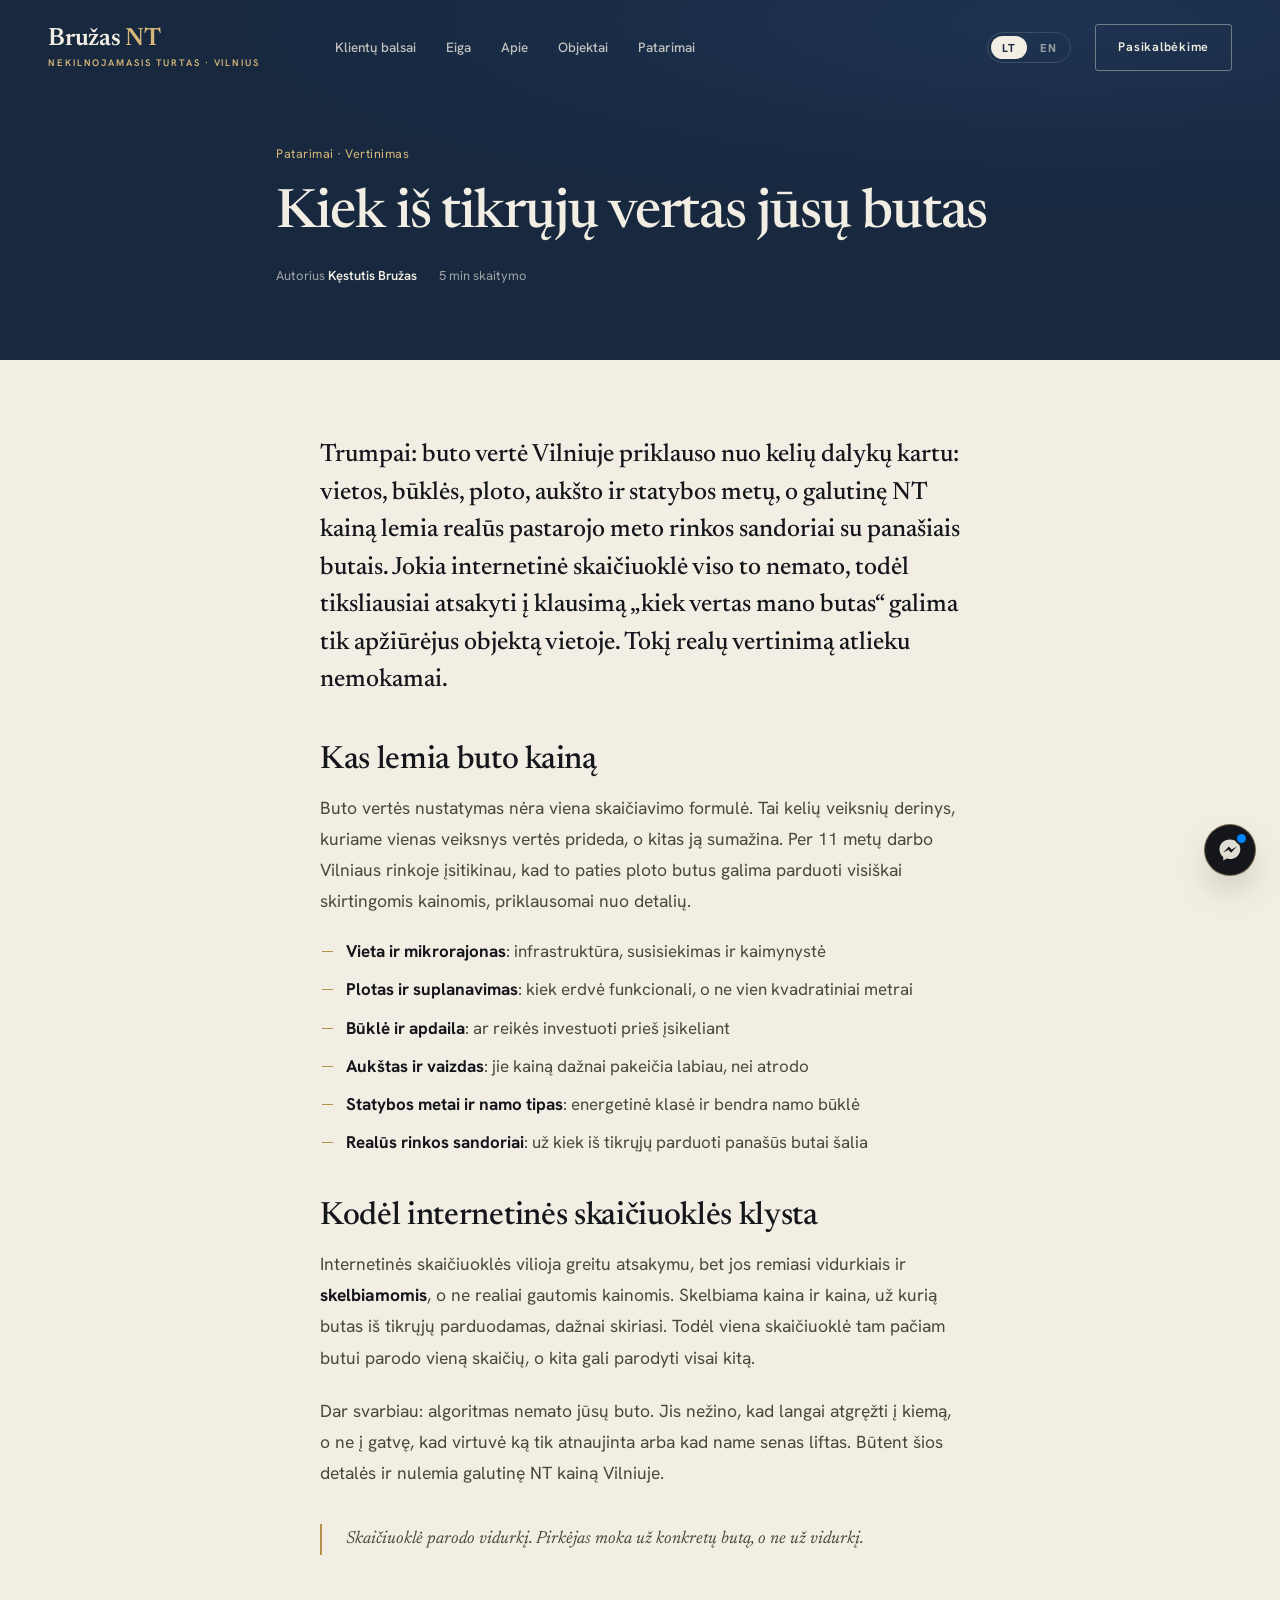
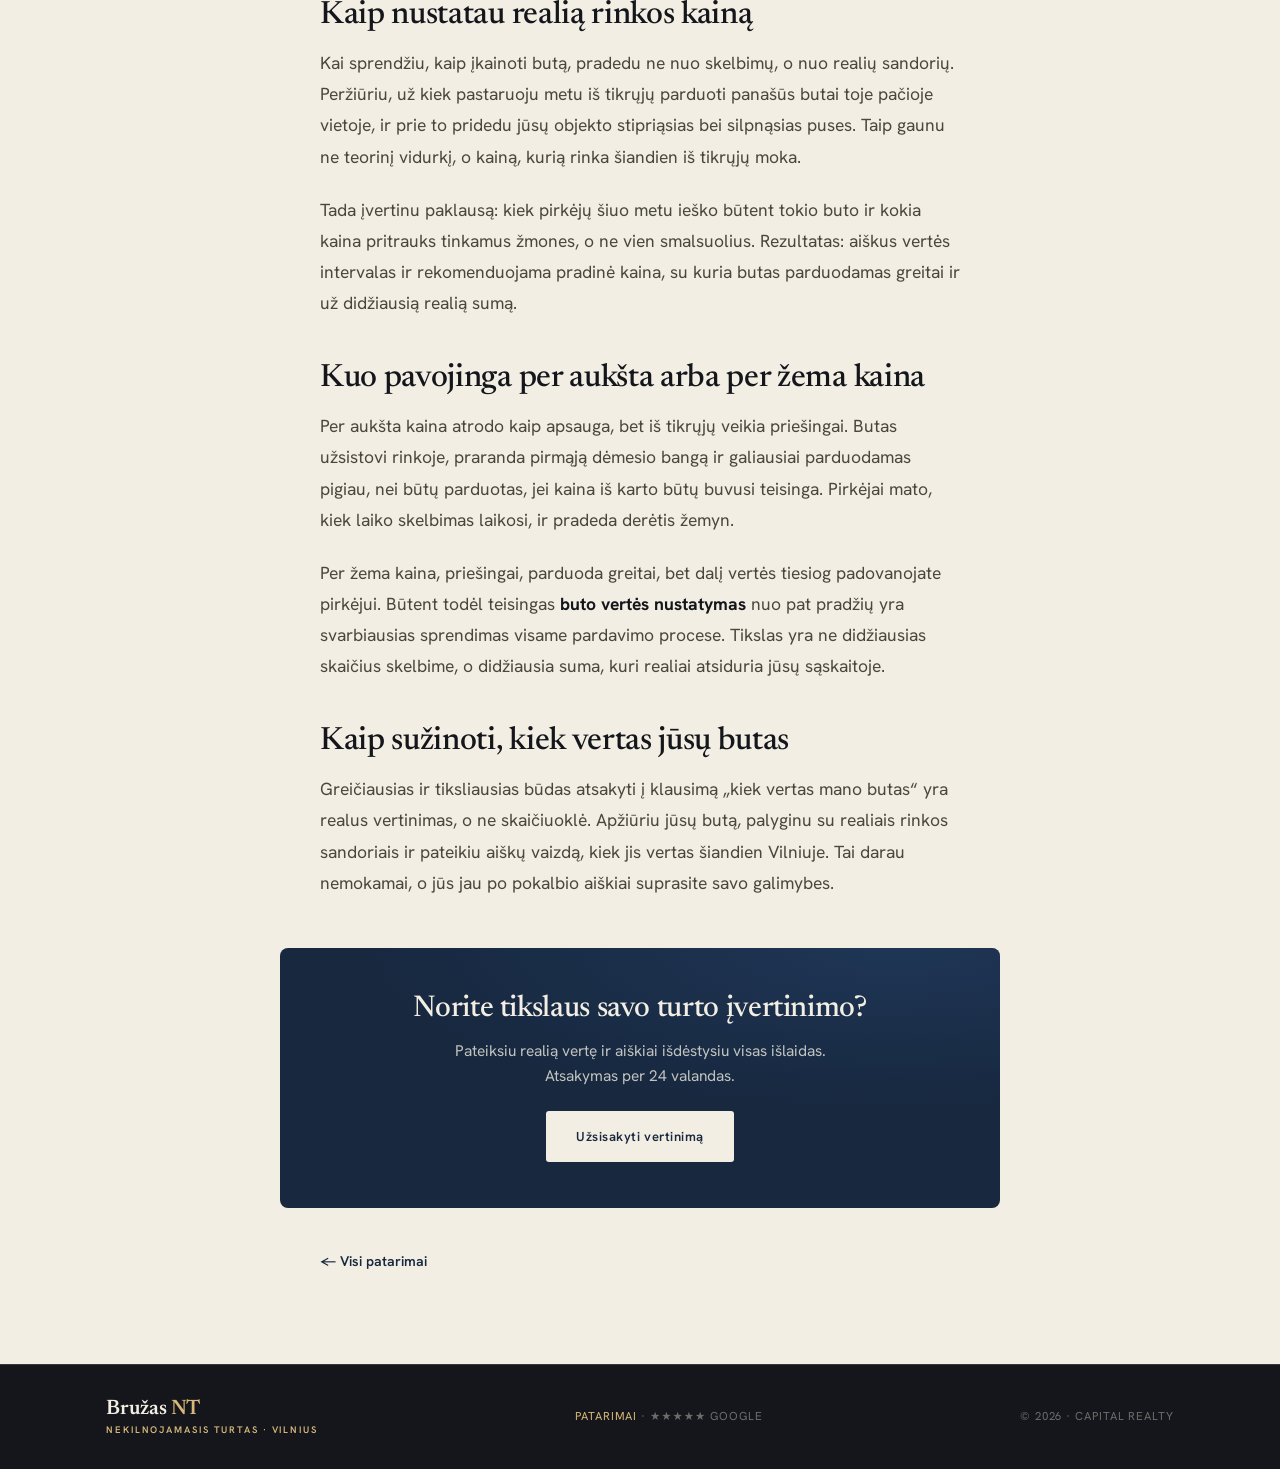
<file: straipsnis-vertinimas.html>
<!DOCTYPE html>
<html lang="lt">
<head>
  <meta charset="UTF-8" />
  <meta name="viewport" content="width=device-width, initial-scale=1.0, viewport-fit=cover" />
  <title>Kiek vertas jūsų butas: kaip nustatoma NT kaina Vilniuje | Kęstutis Bružas</title>
  <meta name="description" content="Kiek vertas mano butas? Kaip vyksta buto vertės nustatymas ir kaip įkainoti butą Vilniuje: vieta, būklė, plotas, aukštas ir realūs rinkos sandoriai, lemiantys NT kainą." />
  <link rel="preconnect" href="https://fonts.googleapis.com" />
  <link rel="preconnect" href="https://fonts.gstatic.com" crossorigin />
  <link href="https://fonts.googleapis.com/css2?family=Newsreader:ital,opsz,wght@0,6..72,400;0,6..72,500;0,6..72,600;1,6..72,400;1,6..72,500&family=Hanken+Grotesk:wght@400;500;600;700&display=swap" rel="stylesheet" />
  <link rel="stylesheet" href="styles.css" />
  <link rel="stylesheet" href="theme-navy.css" />
  <link rel="stylesheet" href="blog.css" />
  <noscript><style>[data-reveal]{opacity:1 !important;transform:none !important}</style></noscript>
  <link rel="icon" type="image/svg+xml" href="favicon.svg" />
  <link rel="apple-touch-icon" href="apple-touch-icon.png" />
  <meta name="theme-color" content="#17283f" />
  <link rel="canonical" href="https://bruzasnt.lt/patarimai/kiek-vertas-butas-vilniuje" />
  <meta property="og:type" content="article" />
  <meta property="og:title" content="Kiek vertas jūsų butas: kaip nustatoma NT kaina Vilniuje" />
  <meta property="og:description" content="Kaip vyksta buto vertės nustatymas Vilniuje: vieta, būklė, plotas, aukštas ir realūs rinkos sandoriai, lemiantys NT kainą." />
  <meta property="og:url" content="https://bruzasnt.lt/patarimai/kiek-vertas-butas-vilniuje" />
  <!-- TODO: swap og:image to bruzasnt.lt when domain is connected -->
  <meta property="og:image" content="https://tomaspaulius.github.io/bruzas-navy/img/kestutis.jpg" />
  <meta name="twitter:card" content="summary_large_image" />

  <script type="application/ld+json">
  {
    "@context": "https://schema.org",
    "@type": "Article",
    "headline": "Kiek vertas jūsų butas: kaip nustatoma NT kaina Vilniuje",
    "description": "Kaip vyksta buto vertės nustatymas Vilniuje: vieta, būklė, plotas, aukštas, statybos metai ir realūs rinkos sandoriai, lemiantys NT kainą.",
    "inLanguage": "lt",
    "author": { "@type": "Person", "name": "Kęstutis Bružas", "url": "https://bruzasnt.lt/" },
    "publisher": { "@type": "Organization", "name": "Capital Realty" },
    "about": "Nekilnojamojo turto vertės nustatymas ir kaina Vilniuje"
  }
  </script>
  <script type="application/ld+json">
  {
    "@context": "https://schema.org",
    "@type": "FAQPage",
    "mainEntity": [
      { "@type": "Question", "name": "Kaip sužinoti buto vertę Vilniuje?", "acceptedAnswer": { "@type": "Answer", "text": "Tiksliausią vertę parodo ne skaičiuoklė, o realūs pastarojo meto sandoriai su panašiais butais toje pačioje vietoje. Vertinu jūsų buto vietą, būklę, plotą, aukštą ir statybos metus bei palyginu su tuo, už kiek iš tikrųjų parduoti gretimi objektai." } },
      { "@type": "Question", "name": "Ar turto vertinimas nemokamas?", "acceptedAnswer": { "@type": "Answer", "text": "Taip, realios rinkos kainos įvertinimą atlieku nemokamai. Apžiūriu jūsų butą ir pateikiu aiškų vaizdą, kiek jis realiai vertas šiandien Vilniuje." } },
      { "@type": "Question", "name": "Kodėl internetinės skaičiuoklės rodo skirtingą kainą?", "acceptedAnswer": { "@type": "Answer", "text": "Skaičiuoklės remiasi vidurkiais ir skelbiamomis kainomis, o ne realiais sandoriais, ir nemato jūsų buto būklės, vaizdo, aukšto ar suplanavimo. Todėl skirtingos skaičiuoklės tam pačiam butui rodo skirtingus skaičius, kurie dažnai neatspindi tikrosios rinkos kainos." } }
    ]
  }
  </script>
</head>
<body>
  <header class="nav" id="nav">
    <div class="nav-inner">
      <a class="wordmark" href="index.html">Bružas <b class="wm-nt">NT</b><span data-en="Real estate · Vilnius">Nekilnojamasis turtas · Vilnius</span></a>
      <nav class="nav-links" id="navLinks">
        <a href="index.html#balsai" data-en="Reviews">Klientų balsai</a>
        <a href="index.html#eiga" data-en="Process">Eiga</a>
        <a href="index.html#zmogus" data-en="About">Apie</a>
        <a href="index.html#objektai" data-en="Properties">Objektai</a>
        <a href="patarimai.html" data-en="Guides">Patarimai</a>
        <a class="nav-cta-m" href="index.html#kontaktai" data-en="Let's talk">Pasikalbėkime</a>
        <div class="lang-pill lang-menu" role="group" aria-label="Kalba / Language">
          <button type="button" class="lang-opt" data-lang="lt">LT</button>
          <button type="button" class="lang-opt" data-lang="en">EN</button>
        </div>
      </nav>
      <div class="lang-pill lang-header" role="group" aria-label="Kalba / Language">
        <button type="button" class="lang-opt" data-lang="lt">LT</button>
        <button type="button" class="lang-opt" data-lang="en">EN</button>
      </div>
      <a class="btn btn-line nav-cta-d" href="index.html#kontaktai" data-en="Let's talk">Pasikalbėkime</a>
      <button class="nav-toggle" id="navToggle" aria-label="Meniu" aria-expanded="false"><span></span><span></span><span></span></button>
    </div>
  </header>

  <main>
    <article>
      <header class="article-head">
        <div class="wrap">
          <p class="crumb" data-en="<a href='patarimai.html'>Guides</a> · Valuation"><a href="patarimai.html">Patarimai</a> · Vertinimas</p>
          <h1 data-en="What your apartment is really worth">Kiek iš tikrųjų vertas jūsų butas</h1>
          <div class="article-meta"><span data-en="Author <b>Kęstutis Bružas</b>">Autorius <b>Kęstutis Bružas</b></span><span data-en="5 min read">5 min skaitymo</span></div>
        </div>
      </header>

      <div class="article-wrap">
        <div class="article-body">
          <p class="lead" data-en="In short: the value of an apartment in Vilnius comes down to several factors working together, location, condition, floor area, storey and year of construction, while the final price is set by recent, real market transactions involving similar apartments. No online calculator can see all of this, which is why the only accurate way to answer the question ‘what is my apartment worth’ is to assess the property in person. I carry out that real-world valuation free of charge.">Trumpai: buto vertė Vilniuje priklauso nuo kelių dalykų kartu: vietos, būklės, ploto, aukšto ir statybos metų, o galutinę NT kainą lemia realūs pastarojo meto rinkos sandoriai su panašiais butais. Jokia internetinė skaičiuoklė viso to nemato, todėl tiksliausiai atsakyti į klausimą „kiek vertas mano butas“ galima tik apžiūrėjus objektą vietoje. Tokį realų vertinimą atlieku nemokamai.</p>

          <h2 data-en="What determines an apartment's price">Kas lemia buto kainą</h2>
          <p data-en="Valuing an apartment is not a single formula. It is a combination of factors, where one adds value and another takes it away. Over 11 years in the Vilnius market I have seen apartments of identical size sell at completely different prices, and the difference always comes down to the details.">Buto vertės nustatymas nėra viena skaičiavimo formulė. Tai kelių veiksnių derinys, kuriame vienas veiksnys vertės prideda, o kitas ją sumažina. Per 11 metų darbo Vilniaus rinkoje įsitikinau, kad to paties ploto butus galima parduoti visiškai skirtingomis kainomis, priklausomai nuo detalių.</p>
          <ul>
            <li data-en="<strong>Location and neighbourhood</strong>: infrastructure, transport links and who lives next door"><strong>Vieta ir mikrorajonas</strong>: infrastruktūra, susisiekimas ir kaimynystė</li>
            <li data-en="<strong>Floor area and layout</strong>: how functional the space is, not just the square metres"><strong>Plotas ir suplanavimas</strong>: kiek erdvė funkcionali, o ne vien kvadratiniai metrai</li>
            <li data-en="<strong>Condition and finish</strong>: whether a buyer will need to invest before moving in"><strong>Būklė ir apdaila</strong>: ar reikės investuoti prieš įsikeliant</li>
            <li data-en="<strong>Storey and view</strong>: they shift the price more than most people expect"><strong>Aukštas ir vaizdas</strong>: jie kainą dažnai pakeičia labiau, nei atrodo</li>
            <li data-en="<strong>Year of construction and building type</strong>: energy rating and the overall condition of the building"><strong>Statybos metai ir namo tipas</strong>: energetinė klasė ir bendra namo būklė</li>
            <li data-en="<strong>Real market transactions</strong>: what similar apartments nearby have actually sold for"><strong>Realūs rinkos sandoriai</strong>: už kiek iš tikrųjų parduoti panašūs butai šalia</li>
          </ul>

          <h2 data-en="Why online calculators get it wrong">Kodėl internetinės skaičiuoklės klysta</h2>
          <p data-en="Online calculators tempt you with an instant answer, but they rely on averages and <strong>asking</strong> prices, not the prices actually achieved. The asking price and the price an apartment actually sells for are often two different numbers. That is why one calculator shows you one figure for the same apartment, while another shows something else entirely.">Internetinės skaičiuoklės vilioja greitu atsakymu, bet jos remiasi vidurkiais ir <strong>skelbiamomis</strong>, o ne realiai gautomis kainomis. Skelbiama kaina ir kaina, už kurią butas iš tikrųjų parduodamas, dažnai skiriasi. Todėl viena skaičiuoklė tam pačiam butui parodo vieną skaičių, o kita gali parodyti visai kitą.</p>
          <p data-en="More importantly, an algorithm has never seen your apartment. It does not know that your windows face a quiet courtyard rather than the street, that the kitchen has just been renovated, or that the building has an ageing lift. It is precisely these details that decide the final price of property in Vilnius.">Dar svarbiau: algoritmas nemato jūsų buto. Jis nežino, kad langai atgręžti į kiemą, o ne į gatvę, kad virtuvė ką tik atnaujinta arba kad name senas liftas. Būtent šios detalės ir nulemia galutinę NT kainą Vilniuje.</p>
          <p class="article-pull" data-en="A calculator shows you an average. A buyer pays for a specific apartment, not for an average.">Skaičiuoklė parodo vidurkį. Pirkėjas moka už konkretų butą, o ne už vidurkį.</p>

          <h2 data-en="How I establish the real market price">Kaip nustatau realią rinkos kainą</h2>
          <p data-en="When I price an apartment, I start not with the listings but with real transactions. I look at what similar apartments in the same location have actually sold for recently, then weigh in your property's strengths and weaknesses. The result is not a theoretical average but the price the market is genuinely paying today.">Kai sprendžiu, kaip įkainoti butą, pradedu ne nuo skelbimų, o nuo realių sandorių. Peržiūriu, už kiek pastaruoju metu iš tikrųjų parduoti panašūs butai toje pačioje vietoje, ir prie to pridedu jūsų objekto stipriąsias bei silpnąsias puses. Taip gaunu ne teorinį vidurkį, o kainą, kurią rinka šiandien iš tikrųjų moka.</p>
          <p data-en="Then I assess demand: how many buyers are currently looking for exactly this kind of apartment, and what price will attract the right people rather than the merely curious. The outcome is a clear value range and a recommended starting price, one that sells the apartment quickly and for the highest realistic amount.">Tada įvertinu paklausą: kiek pirkėjų šiuo metu ieško būtent tokio buto ir kokia kaina pritrauks tinkamus žmones, o ne vien smalsuolius. Rezultatas: aiškus vertės intervalas ir rekomenduojama pradinė kaina, su kuria butas parduodamas greitai ir už didžiausią realią sumą.</p>

          <h2 data-en="The danger of pricing too high or too low">Kuo pavojinga per aukšta arba per žema kaina</h2>
          <p data-en="An inflated price feels like a safety margin, but in practice it works against you. The apartment sits on the market, misses the first wave of attention, and ultimately sells for less than it would have if the price had been right from day one. Buyers can see how long a listing has been up, and they start negotiating downwards.">Per aukšta kaina atrodo kaip apsauga, bet iš tikrųjų veikia priešingai. Butas užsistovi rinkoje, praranda pirmąją dėmesio bangą ir galiausiai parduodamas pigiau, nei būtų parduotas, jei kaina iš karto būtų buvusi teisinga. Pirkėjai mato, kiek laiko skelbimas laikosi, ir pradeda derėtis žemyn.</p>
          <p data-en="Price too low and the opposite happens: the apartment sells fast, but you simply hand part of its value to the buyer. That is why an accurate <strong>valuation</strong> at the very start is the single most important decision in the entire sale. The goal is not the biggest number in the listing, it is the biggest amount that actually lands in your account.">Per žema kaina, priešingai, parduoda greitai, bet dalį vertės tiesiog padovanojate pirkėjui. Būtent todėl teisingas <strong>buto vertės nustatymas</strong> nuo pat pradžių yra svarbiausias sprendimas visame pardavimo procese. Tikslas yra ne didžiausias skaičius skelbime, o didžiausia suma, kuri realiai atsiduria jūsų sąskaitoje.</p>

          <h2 data-en="How to find out what your apartment is worth">Kaip sužinoti, kiek vertas jūsų butas</h2>
          <p data-en="The fastest and most accurate way to answer the question ‘what is my apartment worth’ is a real valuation, not a calculator. I view your apartment, compare it against real market transactions and give you a clear picture of what it is worth in Vilnius today. This costs you nothing, and after one conversation you will know exactly where you stand.">Greičiausias ir tiksliausias būdas atsakyti į klausimą „kiek vertas mano butas“ yra realus vertinimas, o ne skaičiuoklė. Apžiūriu jūsų butą, palyginu su realiais rinkos sandoriais ir pateikiu aiškų vaizdą, kiek jis vertas šiandien Vilniuje. Tai darau nemokamai, o jūs jau po pokalbio aiškiai suprasite savo galimybes.</p>
        </div>

        <div class="article-cta">
          <h3 data-en="Want an accurate valuation of your property?">Norite tikslaus savo turto įvertinimo?</h3>
          <p data-en="I will give you the real value and a clear breakdown of every cost. You will hear back within 24 hours.">Pateiksiu realią vertę ir aiškiai išdėstysiu visas išlaidas. Atsakymas per 24 valandas.</p>
          <a class="btn btn-clay" href="index.html#contact-form" data-en="Request a valuation">Užsisakyti vertinimą</a>
        </div>

        <div class="article-back">
          <a href="patarimai.html" data-en="← All guides">← Visi patarimai</a>
        </div>
      </div>
    </article>
  </main>

  <footer class="footer">
    <div class="wrap footer-inner">
      <a class="wordmark footer-brand" href="index.html">Bružas <b class="wm-nt">NT</b><span data-en="Real estate · Vilnius">Nekilnojamasis turtas · Vilnius</span></a>
      <span class="footer-mid"><a href="patarimai.html" data-en="Guides">Patarimai</a> · ★★★★★ Google</span>
      <span class="footer-r">© 2026 · Capital Realty</span>
      <div class="lang-pill lang-foot" role="group" aria-label="Kalba / Language">
        <button type="button" class="lang-opt" data-lang="lt">LT</button>
        <button type="button" class="lang-opt" data-lang="en">EN</button>
      </div>
    </div>
  </footer>

  <script>
    const nav = document.getElementById('nav');
    addEventListener('scroll', () => nav.classList.toggle('scrolled', scrollY > 24), { passive: true });
    const navToggle = document.getElementById('navToggle');
    if (navToggle) navToggle.addEventListener('click', () => { const o = nav.classList.toggle('open'); navToggle.setAttribute('aria-expanded', o); });
    const nl = document.getElementById('navLinks');
    if (nl) nl.addEventListener('click', (e) => { if (e.target.tagName === 'A') nav.classList.remove('open'); });
    // i18n: LT default, EN via data-en swap (shared key with homepage)
    (() => {
      const opts = Array.from(document.querySelectorAll('.lang-opt'));
      const els = Array.from(document.querySelectorAll('[data-en]'));
      els.forEach(el => { el.dataset.lt = el.innerHTML; });
      let cur = 'lt';
      const apply = (l) => {
        cur = l === 'en' ? 'en' : 'lt';
        els.forEach(el => { el.innerHTML = cur === 'en' ? el.getAttribute('data-en') : el.dataset.lt; });
        document.documentElement.lang = cur;
        opts.forEach(b => { const on = b.dataset.lang === cur; b.classList.toggle('is-on', on); b.setAttribute('aria-pressed', on ? 'true' : 'false'); });
        try { localStorage.setItem('bruzas-lang', cur); } catch (e) {}
      };
      let s = null; try { s = localStorage.getItem('bruzas-lang'); } catch (e) {}
      apply(s === 'en' ? 'en' : 'lt');
      opts.forEach(b => b.addEventListener('click', () => apply(b.dataset.lang)));
    })();
  </script>
  <a class="wa-float" href="https://m.me/kestutisbruzasNT" target="_blank" rel="noopener" aria-label="Rašyti per Messenger">
    <svg viewBox="0 0 32 32" aria-hidden="true"><path fill="currentColor" d="M16 3C8.6 3 3 8.4 3 15.1c0 3.8 1.8 7.2 4.7 9.4V29l4.3-2.4c1.2.3 2.4.5 3.7.5 7.4 0 13-5.4 13-12.1S23.4 3 16 3zm1.3 16.3l-3.3-3.5-6.4 3.5 7-7.5 3.4 3.5 6.3-3.5-7 7.5z"/></svg>
  </a>
</body>
</html>
</file>
<file: styles.css>
/* ============================================================
   Kęstutis Bružas — nekilnojamojo turto patarėjas
   Type: Newsreader (display serif) + Hanken Grotesk (text)
   Palette: ivory · deep emerald · muted bronze · ink
   Restrained, editorial, premium.
   ============================================================ */
:root {
  --paper: #f2eee3;
  --paper-2: #f8f5ec;
  --ink: #181a16;
  --ink-2: #34362f;
  --emerald: #123c2e;
  --emerald-d: #0e2c22;
  --emerald-2: #1d533f;
  --bronze: #a3704a;
  --bronze-soft: #c79c77;
  --sage: #d6ddcd;
  --line: #dad2c0;
  --line-2: #e6dfd0;
  --line-d: rgba(242, 238, 227, .15);
  --muted: #877f6d;
  --muted-d: rgba(242, 238, 227, .58);
  --tx: #4a473e;
  --fd: "Newsreader", Georgia, serif;
  --fb: "Hanken Grotesk", system-ui, sans-serif;
  --maxw: 1180px;
  --pad: clamp(86px, 10vw, 168px);
  --ease: cubic-bezier(.2, .7, .25, 1);
  --glow-rgb: 29,83,63;
  --accent-soft-rgb: 199,156,119;
}
* { box-sizing: border-box; margin: 0; padding: 0; }
html { scroll-behavior: smooth; }
body { font-family: var(--fb); color: var(--ink); background: var(--paper); line-height: 1.65; -webkit-font-smoothing: antialiased; overflow-x: hidden; }
img { display: block; max-width: 100%; }
a { color: inherit; text-decoration: none; }
button { font-family: inherit; cursor: pointer; border: none; background: none; color: inherit; }
::selection { background: var(--emerald); color: var(--paper); }

.wrap { max-width: var(--maxw); margin: 0 auto; padding: 0 clamp(22px, 5vw, 56px); }

h1, h2, h3, h4 { font-family: var(--fd); font-weight: 500; letter-spacing: -.012em; line-height: 1.06; }
h2 { font-size: clamp(30px, 3.7vw, 50px); }
em { font-style: italic; color: var(--emerald); font-weight: 500; }

.eyebrow { font-family: var(--fb); font-size: 11px; font-weight: 600; letter-spacing: .22em; text-transform: uppercase; color: var(--muted); margin-bottom: 22px; display: inline-flex; align-items: center; gap: 11px; }
.eyebrow::before { content: ""; width: 22px; height: 1px; background: var(--bronze); }
.eyebrow.bronze { color: var(--bronze); }

/* buttons */
.btn { display: inline-flex; align-items: center; justify-content: center; gap: 8px; padding: 15px 30px; font-family: var(--fb); font-size: 13px; font-weight: 600; letter-spacing: .04em; border-radius: 3px; transition: transform .35s var(--ease), background .25s, color .25s, box-shadow .25s; }
.btn-clay { background: var(--paper); color: var(--emerald); }
.btn-clay:hover { transform: translateY(-2px); box-shadow: 0 14px 30px -14px rgba(0,0,0,.4); }
.btn-line { padding: 12px 22px; border: 1px solid rgba(242,238,227,.4); color: var(--paper); font-size: 12.5px; letter-spacing: .06em; }
.btn-line:hover { background: var(--paper); color: var(--emerald); border-color: var(--paper); }
/* gold frame on scroll — same tone as the NT in the wordmark */
.nav.scrolled .btn-line { border-color: var(--bronze); box-shadow: inset 0 0 0 .5px var(--bronze); color: var(--ink); }
.nav.scrolled .btn-line:hover { background: var(--emerald); color: var(--paper); border-color: var(--emerald); box-shadow: none; }
.btn-block { width: 100%; }

/* anchored jumps land clear of the fixed nav */
section[id] { scroll-margin-top: 64px; }
#contact-form { scroll-margin-top: 92px; }

/* ===== NAV ===== */
.nav { position: fixed; inset: 0 0 auto 0; z-index: 900; transition: background .4s var(--ease), box-shadow .4s; }
.nav-inner { max-width: 1340px; margin: 0 auto; padding: 24px clamp(22px, 5vw, 48px); display: flex; align-items: center; justify-content: space-between; gap: 24px; }
.wordmark { font-family: var(--fd); font-size: 25px; font-weight: 600; color: var(--paper); line-height: 1; letter-spacing: -.01em; transition: color .4s; }
.wordmark .wm-nt { color: var(--bronze-soft); font-weight: 600; font-style: normal; }
.nav.scrolled .wordmark .wm-nt { color: var(--bronze); }
.wordmark span { display: block; font-family: var(--fb); font-size: 9.5px; font-weight: 600; letter-spacing: .2em; text-transform: uppercase; color: var(--bronze-soft); margin-top: 6px; }
.nav-links { display: flex; gap: 30px; font-size: 13.5px; font-weight: 500; margin-right: auto; margin-left: clamp(28px, 4vw, 60px); }
.nav-links a { color: rgba(242,238,227,.78); position: relative; transition: color .25s; }
.nav-links a::after { content: ""; position: absolute; left: 0; bottom: -5px; width: 0; height: 1px; background: var(--bronze-soft); transition: width .3s var(--ease); }
.nav-links a:hover { color: var(--paper); }
.nav-links a:hover::after { width: 100%; }
.nav.scrolled { background: rgba(242, 238, 227, .94); backdrop-filter: saturate(1.3) blur(14px); box-shadow: 0 1px 0 var(--line); }
.nav.scrolled .wordmark { color: var(--ink); }
.nav.scrolled .wordmark span { color: var(--bronze); }
.nav.scrolled .nav-links a { color: var(--tx); }
.nav.scrolled .nav-links a:hover { color: var(--ink); }

/* ===== HERO ===== */
.hero { background: var(--emerald); color: var(--paper); padding: clamp(150px, 18vh, 210px) 0 clamp(80px, 10vw, 130px); position: relative; overflow: hidden; }
.hero::before { content: ""; position: absolute; inset: 0; background: radial-gradient(120% 90% at 82% 8%, rgba(var(--glow-rgb),.5), transparent 60%); pointer-events: none; }
.hero-wrap { position: relative; z-index: 2; max-width: var(--maxw); margin: 0 auto; padding: 0 clamp(22px, 5vw, 56px); display: grid; grid-template-columns: 1.1fr .9fr; column-gap: clamp(36px, 5.5vw, 80px); row-gap: 0; align-items: center; }
.hero-text { grid-column: 1; grid-row: 1; }
.hero-actions { grid-column: 1; grid-row: 2; }

.kicker { font-family: var(--fb); font-size: 11px; font-weight: 600; letter-spacing: .2em; text-transform: uppercase; color: var(--bronze-soft); margin-bottom: 30px; display: inline-flex; align-items: center; gap: 12px; }
.kicker::before { content: ""; width: 30px; height: 1px; background: var(--bronze); }

.hero-h1 { font-family: var(--fd); font-size: clamp(40px, 5.4vw, 76px); font-weight: 500; letter-spacing: -.018em; line-height: 1.08; margin-bottom: 30px; }
.hero-h1 .l { display: block; }
.hero-h1 .l2 { color: var(--paper); }
.hero em { color: var(--bronze-soft); }
.hero-sub { font-size: clamp(15.5px, 1.35vw, 18px); line-height: 1.65; color: rgba(242,238,227,.74); max-width: 48ch; margin-bottom: 40px; }
.hero-cta { display: flex; align-items: center; gap: 28px; flex-wrap: wrap; margin-bottom: 50px; }
.hero-phone { font-family: var(--fd); font-size: 21px; color: var(--paper); border-bottom: 1px solid rgba(242,238,227,.3); padding-bottom: 3px; transition: border-color .25s, color .25s; }
.hero-phone:hover { border-color: var(--bronze-soft); color: var(--bronze-soft); }
.hero-trust { display: flex; gap: clamp(24px, 4vw, 54px); padding-top: 32px; border-top: 1px solid var(--line-d); }
.ht b { font-family: var(--fd); font-size: clamp(26px, 2.7vw, 36px); font-weight: 500; display: block; line-height: 1; color: var(--paper); letter-spacing: -.01em; }
.ht span { font-size: 12px; color: var(--muted-d); margin-top: 9px; display: block; }

/* hero load-in (gentle) */
.hero-h1 .l, .hero .kicker, .hero-sub, .hero-cta, .hero-trust, .hero-portrait { opacity: 0; transform: translateY(20px); transition: opacity 1s var(--ease), transform 1s var(--ease); }
.loaded .hero .kicker { opacity: 1; transform: none; transition-delay: .05s; }
.loaded .hero-h1 .l1 { opacity: 1; transform: none; transition-delay: .15s; }
.loaded .hero-h1 .l2 { opacity: 1; transform: none; transition-delay: .26s; }
.loaded .hero-sub { opacity: 1; transform: none; transition-delay: .4s; }
.loaded .hero-cta { opacity: 1; transform: none; transition-delay: .5s; }
.loaded .hero-trust { opacity: 1; transform: none; transition-delay: .58s; }
.loaded .hero-portrait { opacity: 1; transform: none; transition-delay: .32s; }

/* hero portrait */
.hero-portrait { position: relative; grid-column: 2; grid-row: 1 / span 2; align-self: center; min-height: 460px; }
.hp-panel { position: absolute; inset: 26px -16px -20px 26px; border: 1px solid rgba(var(--accent-soft-rgb),.55); border-radius: 4px; pointer-events: none; }
.hp-card { position: relative; z-index: 2; border-radius: 4px; overflow: hidden; box-shadow: 0 40px 80px -34px rgba(0,0,0,.6); }
.hp-card img { width: 100%; aspect-ratio: 4/5; object-fit: cover; object-position: center top; }
.hp-tag { position: absolute; z-index: 3; left: 0; bottom: 22px; background: rgba(14,18,13,.82); backdrop-filter: blur(8px); color: var(--bronze-soft); padding: 13px 20px; border-radius: 0 4px 4px 0; font-size: 11px; letter-spacing: .08em; text-transform: uppercase; }
.hp-tag b { display: block; font-family: var(--fd); font-size: 20px; font-weight: 500; letter-spacing: -.01em; text-transform: none; color: var(--paper); margin-bottom: 3px; }

/* ===== STATEMENT ===== */
.statement { background: var(--paper); padding: clamp(86px, 11vw, 168px) 0; }
.state-line { font-family: var(--fd); font-size: clamp(30px, 4.6vw, 60px); font-weight: 500; line-height: 1.1; letter-spacing: -.018em; color: var(--ink); }
.state-line.big { margin-top: .1em; }
.state-line .nb { color: var(--muted); }
.statement em { color: var(--emerald); }
.state-sub { margin-top: 40px; max-width: 52ch; font-size: 17px; color: var(--tx); }

/* ===== section heads ===== */
.sec-head { max-width: 760px; margin-bottom: clamp(46px, 5vw, 72px); }
.sec-head.light h2, .sec-head.light .eyebrow { color: var(--paper); }

/* ===== WHY ===== */
.why { padding: var(--pad) 0; background: var(--paper-2); }
.why-grid { display: grid; grid-template-columns: repeat(3, 1fr); gap: clamp(16px, 1.6vw, 22px); }
.why-card { position: relative; padding: 38px 32px 36px; background: var(--paper); border: 1px solid var(--line); border-radius: 4px; transition: transform .45s var(--ease), box-shadow .45s, border-color .45s; }
.why-card:hover { transform: translateY(-4px); box-shadow: 0 24px 44px -32px rgba(24,26,22,.38); border-color: var(--bronze); }
.why-no { font-family: var(--fd); font-size: 30px; font-weight: 500; color: var(--bronze); letter-spacing: -.02em; display: flex; align-items: center; gap: 14px; margin-bottom: 22px; }
.why-no::after { content: ""; flex: 1; height: 1px; background: var(--line); }
.why-card h3 { font-family: var(--fd); font-size: 23px; font-weight: 500; line-height: 1.16; margin-bottom: 11px; }
.why-card p { font-size: 14.5px; color: var(--tx); line-height: 1.62; }

/* ===== VOICES ===== */
.voices { padding: var(--pad) 0; background: var(--ink); color: var(--paper); }
.voice-feature { max-width: 940px; margin: 0 auto clamp(42px, 5vw, 62px); }
.voice-feature p { font-family: var(--fd); font-size: clamp(25px, 3.3vw, 44px); font-weight: 400; line-height: 1.24; letter-spacing: -.015em; font-style: italic; }
.voice-feature footer { display: flex; align-items: center; gap: 14px; margin-top: 28px; font-family: var(--fb); font-size: 12.5px; letter-spacing: .08em; text-transform: uppercase; color: rgba(242,238,227,.5); font-style: normal; }
.vf-line { width: 40px; height: 1px; background: var(--bronze); }

.voice-rail { display: flex; gap: 20px; overflow-x: auto; padding: 6px 2px 24px; scroll-snap-type: x mandatory; -webkit-overflow-scrolling: touch; }
.voice-rail::-webkit-scrollbar { height: 4px; }
.voice-rail::-webkit-scrollbar-thumb { background: rgba(242,238,227,.16); border-radius: 4px; }
.vcard { flex: 0 0 clamp(280px, 32vw, 350px); scroll-snap-align: start; background: rgba(242,238,227,.04); border: 1px solid var(--line-d); border-radius: 4px; padding: 28px 26px; transition: transform .4s var(--ease), background .4s, border-color .4s; }
.vcard:hover { transform: translateY(-4px); background: rgba(242,238,227,.07); border-color: rgba(var(--accent-soft-rgb),.4); }
.vstars { color: var(--bronze-soft); letter-spacing: 3px; font-size: 12px; margin-bottom: 16px; }
.vcard p { font-size: 15px; line-height: 1.62; color: rgba(242,238,227,.82); margin-bottom: 22px; }
.vcard figcaption { display: flex; align-items: center; gap: 12px; }
.vav { width: 36px; height: 36px; border-radius: 50%; background: var(--c, #888); color: #fff; display: grid; place-items: center; font-weight: 600; font-size: 15px; flex-shrink: 0; }
.vcard figcaption b { font-size: 13.5px; font-weight: 600; }

.voices-foot { display: flex; align-items: center; justify-content: space-between; gap: 24px; flex-wrap: wrap; margin-top: 38px; padding-top: 30px; border-top: 1px solid var(--line-d); }
.g-badge { display: flex; align-items: center; gap: 14px; }
.g-badge svg { width: 38px; height: 38px; }
.g-badge b { font-family: var(--fd); font-size: 23px; font-weight: 500; display: block; line-height: 1; }
.g-badge span { font-size: 12.5px; color: rgba(242,238,227,.55); }
.vf-note { font-size: 12.5px; color: rgba(242,238,227,.4); max-width: 30ch; }

/* ===== NUMBERS ===== */
.numbers { background: var(--emerald-d); color: var(--paper); padding: clamp(58px, 6.5vw, 92px) 0; }
.num-row { display: grid; grid-template-columns: repeat(4, 1fr); gap: 30px; }
.num { text-align: center; position: relative; }
.num + .num::before { content: ""; position: absolute; left: -15px; top: 16%; height: 68%; width: 1px; background: rgba(242,238,227,.14); }
.num b { font-family: var(--fd); font-size: clamp(40px, 5vw, 66px); font-weight: 500; color: var(--bronze-soft); display: block; line-height: 1; letter-spacing: -.02em; }
.num span { font-size: 12.5px; letter-spacing: .04em; color: rgba(242,238,227,.62); margin-top: 14px; display: inline-block; }

/* ===== TIMELINE ===== */
.eiga { padding: var(--pad) 0; background: var(--paper); }
.timeline { list-style: none; max-width: 820px; }
.tl-step { position: relative; display: grid; grid-template-columns: 88px 1fr; gap: clamp(22px, 3vw, 42px); padding-bottom: 52px; }
.tl-step:last-child { padding-bottom: 0; }
.tl-step::before { content: ""; position: absolute; left: 43px; top: 64px; bottom: -2px; width: 1px; background: var(--line); }
.tl-step:last-child::before { display: none; }
.tl-no { width: 86px; height: 86px; border-radius: 50%; border: 1px solid var(--line); display: grid; place-items: center; font-family: var(--fd); font-size: 30px; font-weight: 500; color: var(--emerald); background: var(--paper); position: relative; z-index: 2; letter-spacing: -.02em; transition: border-color .4s, color .4s; }
.tl-step:hover .tl-no { border-color: var(--bronze); color: var(--bronze); }
.tl-body { padding-top: 14px; }
.tl-body h3 { font-family: var(--fd); font-size: clamp(25px, 2.9vw, 33px); font-weight: 500; margin-bottom: 11px; }
.tl-body p { font-size: 16px; color: var(--tx); max-width: 54ch; }
.tl-tags { list-style: none; display: flex; flex-wrap: wrap; gap: 8px; margin-top: 20px; }
.tl-tags li { font-size: 12.5px; font-weight: 500; color: var(--emerald); background: var(--sage); padding: 6px 14px; border-radius: 2px; }

/* ===== THE MAN ===== */
.zmogus { padding: var(--pad) 0; background: var(--ink); color: var(--paper); overflow: hidden; }
.zm-grid { display: grid; grid-template-columns: 1.06fr .94fr; gap: clamp(40px, 6vw, 80px); align-items: center; }
.zm-text h2 { color: var(--paper); margin-bottom: 26px; line-height: 1.08; }
.zm-text em { color: var(--bronze-soft); }
.zm-lead { font-size: 16.5px; line-height: 1.7; color: rgba(242,238,227,.74); margin-bottom: 18px; max-width: 50ch; }
.zm-quote { font-family: var(--fd); font-style: italic; font-size: clamp(20px, 2.3vw, 27px); font-weight: 400; line-height: 1.4; color: var(--bronze-soft); margin-top: 32px; padding-left: 24px; border-left: 1px solid var(--bronze); max-width: 44ch; }
.zm-media { position: relative; }
.zm-main { border-radius: 4px; overflow: hidden; box-shadow: 0 40px 80px -34px rgba(0,0,0,.7); }
.zm-main img { width: 100%; aspect-ratio: 5/6; object-fit: cover; }
.life-rail { display: flex; gap: 16px; overflow-x: auto; margin-top: clamp(42px, 5vw, 62px); padding: 4px clamp(22px, 5vw, 56px) 8px; scroll-snap-type: x mandatory; }
.life-rail::-webkit-scrollbar { height: 4px; }
.life-rail::-webkit-scrollbar-thumb { background: rgba(242,238,227,.16); border-radius: 4px; }
.life-rail img { flex: 0 0 clamp(220px, 26vw, 320px); scroll-snap-align: center; aspect-ratio: 4/3; object-fit: cover; border-radius: 4px; transition: transform .5s var(--ease); }
.life-rail img:hover { transform: translateY(-3px); }

/* ===== OBJECTS ===== */
.objects { padding: var(--pad) 0; background: var(--paper-2); }
.obj-grid { display: grid; grid-template-columns: repeat(3, 1fr); gap: clamp(18px, 2.2vw, 28px); }
.obj { display: block; border-radius: 4px; overflow: hidden; background: var(--paper); border: 1px solid var(--line); transition: transform .45s var(--ease), box-shadow .45s; }
.obj:hover { transform: translateY(-4px); box-shadow: 0 28px 50px -34px rgba(24,26,22,.4); }
.obj-media { position: relative; overflow: hidden; }
.obj-media img { width: 100%; aspect-ratio: 4/3; object-fit: cover; transition: transform .9s var(--ease); }
.obj:hover .obj-media img { transform: scale(1.05); }
.obj-badge { position: absolute; top: 14px; left: 14px; z-index: 2; background: #2f7a52; color: #fff; font-size: 10.5px; font-weight: 700; letter-spacing: .1em; text-transform: uppercase; padding: 7px 13px; border-radius: 3px; box-shadow: 0 6px 16px -6px rgba(0,0,0,.45); }
.obj-badge.sold { background: #b5423a; }
.obj-info { padding: 22px 24px 26px; }
.obj-info b { font-family: var(--fd); font-size: 22px; font-weight: 500; display: block; letter-spacing: -.01em; }
.obj-info span { font-size: 13.5px; color: var(--muted); display: block; margin-top: 4px; }
.obj-price { display: block; font-family: var(--fd); font-size: 21px; font-weight: 500; color: var(--emerald); margin-top: 16px; }
.obj-all { text-align: center; margin-top: clamp(38px, 4vw, 56px); }
.obj-all a { font-family: var(--fd); font-size: 20px; color: var(--emerald); border-bottom: 1px solid var(--bronze); padding-bottom: 4px; display: inline-flex; gap: 10px; align-items: center; }
.obj-all a span { transition: transform .3s var(--ease); }
.obj-all a:hover span { transform: translateX(6px); }

/* ===== CONTACT ===== */
.contact { padding: var(--pad) 0; background: var(--emerald); color: var(--paper); position: relative; overflow: hidden; }
.contact::before { content: ""; position: absolute; inset: 0; background: radial-gradient(100% 80% at 18% 100%, rgba(var(--glow-rgb),.5), transparent 60%); pointer-events: none; }
.contact-grid { position: relative; z-index: 2; display: grid; grid-template-columns: 1fr 1fr; gap: clamp(40px, 6vw, 80px); align-items: start; }
.contact-person { display: flex; align-items: center; gap: 20px; margin-bottom: 26px; }
.contact-person img { width: 84px; height: 84px; border-radius: 50%; object-fit: cover; border: 2px solid var(--bronze); box-shadow: 0 12px 28px -14px rgba(0,0,0,.65); }
.contact-person h2 { color: var(--paper); font-size: clamp(28px, 3.4vw, 44px); line-height: 1.06; }
.contact-person .eyebrow { color: var(--bronze-soft); }
.contact-person .eyebrow::before { background: var(--bronze-soft); }
.contact-lead { font-size: 16.5px; line-height: 1.7; color: rgba(242,238,227,.74); max-width: 44ch; }
.contact-details { margin: 32px 0 26px; display: grid; gap: 18px; }
.contact-details span { display: block; font-size: 11px; letter-spacing: .14em; text-transform: uppercase; color: var(--bronze-soft); margin-bottom: 5px; }
.contact-details a { font-family: var(--fd); font-size: 23px; color: var(--paper); transition: color .25s; }
.contact-details a:hover { color: var(--bronze-soft); }
.contact-social { display: flex; gap: 14px; margin-top: 26px; }
.contact-social a { width: 44px; height: 44px; border-radius: 50%; border: 1px solid var(--line-d); color: rgba(242,238,227,.72); display: grid; place-items: center; transition: color .25s, border-color .25s, transform .3s var(--ease); }
.contact-social a svg { width: 18px; height: 18px; }
.contact-social a:hover { color: var(--paper); border-color: var(--bronze); transform: translateY(-2px); }
.contact-form { background: rgba(242,238,227,.05); border: 1px solid var(--line-d); padding: clamp(28px, 3vw, 40px); border-radius: 5px; backdrop-filter: blur(8px); }
.field { margin-bottom: 22px; }
.field label { display: block; font-size: 11px; letter-spacing: .12em; text-transform: uppercase; color: var(--bronze-soft); margin-bottom: 9px; }
.field input, .field textarea, .field select { width: 100%; background: transparent; border: none; border-bottom: 1px solid var(--line-d); color: var(--paper); font-family: inherit; font-size: 16px; padding: 10px 0; outline: none; transition: border-color .25s; resize: none; }
.field select { cursor: pointer; }
.field select option { background: var(--emerald-d); color: var(--paper); }
.field input:focus, .field textarea:focus, .field select:focus { border-color: var(--bronze-soft); }
.field input::placeholder, .field textarea::placeholder { color: rgba(242,238,227,.4); }
.form-success { margin-top: 18px; font-family: var(--fd); font-size: 19px; font-style: italic; color: var(--bronze-soft); text-align: center; }

/* ===== FOOTER ===== */
.footer { background: var(--ink); border-top: 1px solid var(--line-d); color: rgba(242,238,227,.7); }
.footer-inner { padding: 34px clamp(22px, 5vw, 56px); display: flex; justify-content: space-between; align-items: center; gap: 16px; flex-wrap: wrap; }
.footer-brand { font-size: 21px; }
.footer-brand span { margin-top: 5px; }
.footer-mid, .footer-r { font-size: 11.5px; letter-spacing: .08em; text-transform: uppercase; color: rgba(242,238,227,.4); }
.footer-mid a { color: var(--bronze-soft); border-bottom: 1px solid transparent; transition: border-color .25s; }
.footer-mid a:hover { border-color: var(--bronze-soft); }

/* ===== REVEAL ===== */
[data-reveal] { opacity: 0; transform: translateY(20px); transition: opacity .9s var(--ease), transform .9s var(--ease); }
[data-reveal].in { opacity: 1; transform: none; }
.why-grid [data-reveal]:nth-child(2), .obj-grid [data-reveal]:nth-child(2) { transition-delay: .08s; }
.why-grid [data-reveal]:nth-child(3), .obj-grid [data-reveal]:nth-child(3) { transition-delay: .16s; }
.why-grid [data-reveal]:nth-child(4) { transition-delay: .06s; }
.why-grid [data-reveal]:nth-child(5) { transition-delay: .12s; }
.why-grid [data-reveal]:nth-child(6) { transition-delay: .18s; }

@media (prefers-reduced-motion: reduce) {
  *, [data-reveal] { opacity: 1 !important; transform: none !important; transition: none !important; }
}

/* ===== RESPONSIVE ===== */
@media (max-width: 1000px) {
  .hero-wrap { grid-template-columns: 1fr; column-gap: 0; row-gap: 44px; }
  .hero-text { grid-column: 1; grid-row: 1; }
  .hero-portrait { grid-column: 1; grid-row: 2; align-self: start; max-width: 410px; min-height: 0; }
  .hero-actions { grid-column: 1; grid-row: 3; }
  .hero-sub { margin-bottom: 0; }
  .why-grid { grid-template-columns: 1fr 1fr; }
  .zm-grid { grid-template-columns: 1fr; gap: 40px; }
  .zm-media { max-width: 440px; }
  .obj-grid { grid-template-columns: 1fr 1fr; }
  .num-row { grid-template-columns: 1fr 1fr; gap: 42px 24px; }
  .num:nth-child(3)::before { display: none; }
  .contact-grid { grid-template-columns: 1fr; }
}
@media (max-width: 620px) {
  .hero { padding-top: 118px; padding-bottom: 60px; }
  .hero-wrap { gap: 38px; }
  .hero .kicker { margin-bottom: 18px; }
  .hero-h1 { font-size: clamp(31px, 8.6vw, 44px); line-height: 1.12; margin-bottom: 20px; }
  .hero-sub { font-size: 15px; margin-bottom: 28px; }
  .why-grid, .obj-grid, .num-row { grid-template-columns: 1fr; }
  .num + .num::before { display: none; }
  .hero-trust { flex-wrap: wrap; gap: 20px 40px; padding-top: 24px; }
  .hero-cta { gap: 16px; margin-bottom: 30px; }
  .tl-step { grid-template-columns: 56px 1fr; gap: 18px; }
  .tl-no { width: 54px; height: 54px; font-size: 21px; }
  .tl-step::before { left: 27px; top: 50px; }
  .voices-foot { flex-direction: column; align-items: flex-start; gap: 16px; }
  .nav-inner { padding: 18px 18px; gap: 12px; }
  .nav .wordmark span { display: none; }
  .nav-cta-d { padding: 9px 13px; }
  .footer-inner { flex-direction: column; text-align: center; }

  /* --- mobile flow: tighter vertical rhythm --- */
  :root { --pad: 58px; }
  .hero-sub { margin-bottom: 0; }
  .hero-portrait { max-width: 340px; }
  .hero-cta { margin-bottom: 22px; }
  .hero-cta .btn { width: 100%; }
  .statement { padding: 52px 0; }
  .state-line { font-size: clamp(27px, 7.6vw, 38px); }
  .state-sub { margin-top: 22px; font-size: 15.5px; }
  .sec-head { margin-bottom: 30px; }
  .why-grid { gap: 13px; }
  .why-card { padding: 27px 24px 25px; }
  .why-no { margin-bottom: 14px; }
  .why-card h3 { font-size: 21px; }
  .valuation { padding: 50px 0; }
  .valuation h2 { font-size: 26px; }
  .voice-feature p { font-size: clamp(23px, 6.4vw, 30px); }
  .voice-feature footer { margin-top: 20px; }
  .num-row { gap: 30px; }
  .tl-body { padding-top: 3px; }
  .tl-body h3 { font-size: 23px; }
  .tl-step { padding-bottom: 34px; }
  .zm-lead { font-size: 16px; }
  .zm-quote { font-size: 19px; margin-top: 24px; }
  .life-rail { margin-top: 34px; }
  .obj-info { padding: 19px 22px 23px; }
  .obj-foot { gap: 15px; }
  .faq-item summary { padding: 19px 2px; }
  .contact-person h2 { font-size: 29px; }
  .contact-details { margin: 26px 0 22px; }
}

/* ===== VALUATION / LEAD MAGNET ===== */
.valuation { background: var(--emerald); color: var(--paper); padding: clamp(54px,6vw,86px) 0; position: relative; overflow: hidden; }
.valuation::before { content: ""; position: absolute; inset: 0; background: radial-gradient(110% 90% at 88% 0%, rgba(var(--glow-rgb),.45), transparent 60%); pointer-events: none; }
.val-inner { position: relative; z-index: 2; display: flex; align-items: center; justify-content: space-between; gap: 40px; flex-wrap: wrap; }
.val-text { max-width: 62ch; }
.valuation .eyebrow { color: var(--bronze-soft); }
.valuation .eyebrow::before { background: var(--bronze-soft); }
.valuation h2 { color: var(--paper); font-size: clamp(26px,3.2vw,42px); margin-bottom: 14px; }
.val-sub { color: rgba(242,238,227,.78); font-size: 16.5px; max-width: 52ch; }
.val-btn { flex-shrink: 0; }

/* ===== REEL / PERSONAL ATTENTION ===== */
.reel-sec { padding: var(--pad) 0; background: var(--emerald); color: var(--paper); overflow: hidden; position: relative; }
.reel-sec::before { content: ""; position: absolute; inset: 0; background: radial-gradient(100% 80% at 14% 0%, rgba(var(--glow-rgb),.4), transparent 60%); pointer-events: none; }
.reel-grid { position: relative; z-index: 2; display: grid; grid-template-columns: 1.05fr .95fr; gap: clamp(40px, 5.5vw, 84px); align-items: center; }
.reel-text .eyebrow { color: var(--bronze-soft); }
.reel-text .eyebrow::before { background: var(--bronze); }
.reel-text h2 { color: var(--paper); margin-bottom: 22px; line-height: 1.08; }
.reel-lead { font-size: 17px; line-height: 1.7; color: rgba(242,238,227,.76); max-width: 48ch; }
.reel-note { margin-top: 16px; font-family: var(--fd); font-style: italic; font-size: 19px; color: var(--bronze-soft); }
.reel-video { position: relative; display: block; width: 100%; max-width: 330px; margin: 0 auto; aspect-ratio: 9 / 16; border-radius: 10px; overflow: hidden; box-shadow: 0 44px 90px -38px rgba(0,0,0,.75); border: 1px solid var(--line-d); }
.reel-video img { width: 100%; height: 100%; object-fit: cover; transition: transform .8s var(--ease); }
.reel-video::after { content: ""; position: absolute; inset: 0; background: linear-gradient(180deg, rgba(15,17,13,.05) 40%, rgba(15,17,13,.62)); }
.reel-video:hover img { transform: scale(1.05); }
.reel-play { position: absolute; left: 50%; top: 50%; transform: translate(-50%, -50%); z-index: 2; width: 70px; height: 70px; border-radius: 50%; background: rgba(242,238,227,.94); display: grid; place-items: center; box-shadow: 0 12px 30px -8px rgba(0,0,0,.5); transition: transform .3s var(--ease); }
.reel-video:hover .reel-play { transform: translate(-50%, -50%) scale(1.08); }
.reel-play svg { width: 27px; height: 27px; fill: var(--emerald); margin-left: 3px; }
.reel-tag { position: absolute; left: 0; right: 0; bottom: 20px; z-index: 2; text-align: center; font-size: 13px; font-weight: 600; letter-spacing: .04em; color: var(--paper); }
.reel-video[data-yt] { cursor: pointer; }
.reel-video iframe { position: absolute; inset: 0; width: 100%; height: 100%; border: 0; z-index: 3; }
.reel-video.playing { cursor: default; }
.reel-video.playing::after { display: none; }

/* dark button on light bg */
.btn-solid { background: var(--emerald); color: var(--paper); }
.btn-solid:hover { background: var(--emerald-d); transform: translateY(-2px); box-shadow: 0 14px 30px -14px rgba(0,0,0,.4); }

/* object footer lead capture */
.obj-foot { text-align: center; margin-top: clamp(34px,4vw,52px); display: flex; flex-direction: column; align-items: center; gap: 18px; }
.obj-foot p { font-size: 16.5px; color: var(--tx); max-width: 54ch; }
.obj-ext { font-size: 13px; color: var(--muted); border-bottom: 1px solid var(--line); padding-bottom: 3px; transition: color .25s, border-color .25s; }
.obj-ext:hover { color: var(--emerald); border-color: var(--bronze); }

/* ===== FAQ ===== */
.faq { padding: var(--pad) 0; background: var(--paper); }
.faq-list { max-width: 820px; border-top: 1px solid var(--line); }
.faq-item { border-bottom: 1px solid var(--line); }
.faq-item summary { list-style: none; cursor: pointer; display: flex; align-items: center; justify-content: space-between; gap: 20px; padding: 23px 4px; font-family: var(--fd); font-size: clamp(18px,1.7vw,22px); font-weight: 500; color: var(--ink); transition: color .25s; }
.faq-item summary::-webkit-details-marker { display: none; }
.faq-item summary:hover { color: var(--emerald); }
.faq-ico { position: relative; flex-shrink: 0; width: 16px; height: 16px; }
.faq-ico::before, .faq-ico::after { content: ""; position: absolute; background: var(--bronze); transition: transform .3s var(--ease), opacity .3s; }
.faq-ico::before { top: 7px; left: 0; width: 16px; height: 2px; }
.faq-ico::after { left: 7px; top: 0; width: 2px; height: 16px; }
.faq-item[open] .faq-ico::after { transform: scaleY(0); opacity: 0; }
.faq-a { padding: 0 4px 26px; font-size: 16px; color: var(--tx); max-width: 66ch; line-height: 1.65; }

/* form note + inline whatsapp */
.form-note { margin-top: 14px; font-size: 11.5px; letter-spacing: .02em; color: rgba(242,238,227,.5); text-align: center; }
.wa-inline { display: inline-flex; align-items: center; gap: 9px; margin: 10px 0 0; font-size: 14px; font-weight: 600; color: var(--bronze-soft); transition: color .25s; }
.wa-inline:hover { color: var(--paper); }
.wa-dot { width: 8px; height: 8px; border-radius: 50%; background: #0084ff; box-shadow: 0 0 0 4px rgba(0,132,255,.18); }

/* floating Messenger — discreet, brand-toned, all devices */
.wa-float { position: fixed; right: 24px; bottom: calc(24px + env(safe-area-inset-bottom, 0px)); z-index: 800; width: 52px; height: 52px; border-radius: 50%; background: var(--ink); color: var(--paper); border: 1px solid rgba(var(--accent-soft-rgb),.45); display: flex; align-items: center; justify-content: center; box-shadow: 0 16px 36px -14px rgba(0,0,0,.55); transition: transform .3s var(--ease); }
.wa-float::after { content: ""; position: absolute; top: 7px; right: 7px; width: 9px; height: 9px; border-radius: 50%; background: #0084ff; border: 2px solid var(--ink); }
.wa-float:hover { transform: translateY(-3px); }
.wa-float svg { width: 26px; height: 26px; opacity: .92; }

@media (max-width: 760px) {
  .wa-float { right: max(16px, env(safe-area-inset-right, 0px)); bottom: calc(16px + env(safe-area-inset-bottom, 0px)); width: 54px; height: 54px; }
  .val-inner { flex-direction: column; align-items: flex-start; gap: 26px; }
  .val-btn { width: 100%; }
}

/* ===== SOLD listing ===== */
.obj.sold .obj-media img { filter: grayscale(.15) brightness(.94); }

/* anchor jumps must clear the fixed nav */
section[id], [id="kontaktai"], [id="objektai"], [id="zmogus"], [id="balsai"], [id="kodel"], [id="eiga"], [id="duk"] { scroll-margin-top: 96px; }

/* hero google tag */
/* Google entry mirrors the 400+ entry: same value size, same label rhythm */
.ht-google b { display: flex; align-items: baseline; gap: 9px; }
.ht-google .ht-gstars { font-style: normal; font-family: var(--fb); font-size: 13px; color: var(--bronze-soft); letter-spacing: 2px; }
.ht-google span { display: flex; align-items: center; gap: 6px; }
.ht-google span em { font-style: normal; color: var(--muted-d); }
.ht-g { width: 13px; height: 13px; flex-shrink: 0; }

/* review stars (no numeric rating) */
.ht b.ht-stars { color: var(--bronze-soft); font-size: 22px; letter-spacing: 2px; }
.num b.num-stars { font-size: clamp(30px, 3.4vw, 44px); letter-spacing: 4px; }
.g-badge b.g-stars { color: var(--bronze-soft); font-size: 18px; letter-spacing: 2px; }
a.vf-note { transition: color .25s; }
a.vf-note:hover { color: var(--bronze-soft); }

/* ===== MOBILE NAV (hamburger) ===== */
.nav-toggle { display: none; flex-direction: column; justify-content: center; gap: 5px; width: 44px; height: 44px; position: relative; z-index: 3; }
.nav-toggle span { display: block; width: 24px; height: 2px; margin: 0 auto; background: var(--paper); border-radius: 2px; transition: transform .3s var(--ease), opacity .25s, background .4s; }
.nav.scrolled .nav-toggle span { background: var(--ink); }
.nav.open .nav-toggle span:nth-child(1) { transform: translateY(7px) rotate(45deg); }
.nav.open .nav-toggle span:nth-child(2) { opacity: 0; }
.nav.open .nav-toggle span:nth-child(3) { transform: translateY(-7px) rotate(-45deg); }
.nav-cta-m { display: none; }

/* language pill (both options visible) */
.lang-pill { display: inline-flex; align-items: center; flex-shrink: 0; gap: 2px; padding: 3px; border: 1px solid var(--line-d); border-radius: 999px; }
.lang-opt { font-family: var(--fb); font-size: 11.5px; font-weight: 700; letter-spacing: .06em; line-height: 1; color: rgba(242,238,227,.6); background: transparent; border: 0; border-radius: 999px; padding: 6px 11px; cursor: pointer; transition: color .2s, background .2s; }
.lang-opt:hover { color: var(--paper); }
.lang-opt.is-on { background: var(--paper); color: var(--emerald); }
.nav.scrolled .lang-pill { border-color: rgba(0,0,0,.16); }
.nav.scrolled .lang-opt { color: var(--tx); }
.nav.scrolled .lang-opt:hover { color: var(--ink); }
.nav.scrolled .lang-opt.is-on { background: var(--emerald); color: var(--paper); }
.lang-menu, .lang-foot { display: none; }

/* ===== THANK YOU panel ===== */
.form-thanks { text-align: center; padding: 20px 6px 10px; }
.ft-check { display: inline-grid; place-items: center; width: 54px; height: 54px; border-radius: 50%; background: var(--bronze); color: var(--emerald-d); font-size: 24px; margin-bottom: 18px; }
.form-thanks h3 { font-family: var(--fd); font-size: 26px; font-weight: 500; color: var(--paper); margin-bottom: 10px; }
.form-thanks p { font-size: 15.5px; color: rgba(242,238,227,.76); max-width: 34ch; margin: 0 auto 20px; }
.ft-wa { font-size: 14px; font-weight: 600; color: var(--bronze-soft); border-bottom: 1px solid var(--bronze); padding-bottom: 3px; transition: color .25s; }
.ft-wa:hover { color: var(--paper); }

@media (max-width: 1000px) {
  .nav-toggle { display: flex; }
  /* header CTA now visible on mobile too, grouped with the hamburger */
  .nav-cta-d { display: inline-flex; margin-left: auto; padding: 10px 15px; font-size: 12px; letter-spacing: .03em; }
  /* language pill moves out of the header into the menu + footer on mobile */
  .lang-header { display: none; }
  .lang-menu { display: inline-flex; align-self: flex-start; margin-top: 28px; }
  .lang-foot { display: inline-flex; align-self: center; margin-top: 8px; }
  .nav.open .lang-menu, .nav.open.scrolled .lang-menu { border-color: rgba(242,238,227,.3); }
  .nav.open .lang-menu .lang-opt, .nav.open.scrolled .lang-menu .lang-opt { color: rgba(242,238,227,.62); }
  .nav.open .lang-menu .lang-opt:hover { color: var(--paper); }
  .nav.open .lang-menu .lang-opt.is-on, .nav.open.scrolled .lang-menu .lang-opt.is-on { background: var(--paper); color: var(--emerald); }
  /* when open, drop the scrolled backdrop-filter so the fixed overlay can fill the viewport */
  .nav.open { background: transparent; backdrop-filter: none; -webkit-backdrop-filter: none; box-shadow: none; }
  /* full-screen solid overlay menu */
  .nav-links {
    display: flex; flex-direction: column; justify-content: center; gap: 0;
    margin: 0;
    position: fixed; inset: 0;
    background: var(--emerald);
    padding: 104px 34px 48px;
    transform: translateY(-100%);
    transition: transform .42s var(--ease);
    z-index: 2; overflow-y: auto;
  }
  .nav.open .nav-links { transform: translateY(0); }
  .nav-links a,
  .nav.scrolled .nav-links a { color: var(--paper); font-family: var(--fd); font-size: 26px; font-weight: 500; letter-spacing: -.01em; padding: 17px 2px; border-bottom: 1px solid rgba(242,238,227,.14); }
  .nav-links a::after { display: none; }
  .nav-links a.nav-cta-m,
  .nav.scrolled .nav-links a.nav-cta-m { display: block; margin-top: 24px; background: var(--paper); color: var(--emerald); font-family: var(--fb); font-size: 15px; font-weight: 700; letter-spacing: .01em; text-align: center; border-radius: 10px; padding: 17px; border-bottom: none; }
  /* keep brand + toggle legible above the overlay */
  .wordmark, .nav-toggle { position: relative; z-index: 3; }
  .nav.open .wordmark, .nav.open.scrolled .wordmark { color: var(--paper); }
  .nav.open .wordmark span, .nav.open.scrolled .wordmark span { color: var(--bronze-soft); }
  .nav.open .wm-nt, .nav.open.scrolled .wm-nt { color: var(--bronze-soft); }
  .nav.open .nav-toggle span, .nav.open.scrolled .nav-toggle span { background: var(--paper); }
}

/* reel stacks on tablet/mobile (placed after base .reel-grid to win source order) */
@media (max-width: 1000px) {
  .reel-grid { grid-template-columns: 1fr; gap: 34px; }
  .reel-text { max-width: 580px; }
  .reel-video { max-width: 300px; }
}
</file>
<file: theme-navy.css>
/* Theme: Midnight navy + champagne gold — classic private-banking trust */
:root {
  --emerald: #17283f;
  --emerald-d: #101a2c;
  --emerald-2: #27436c;
  --bronze: #b6914e;
  --bronze-soft: #d8b878;
  --accent-soft-rgb: 216,184,120;
  --glow-rgb: 39,67,108;
  --sage: #d3dbe7;
  --ink: #14161c;
}
</file>
<file: blog.css>
/* ============================================================
   Blog / Patarimai — shares styles.css tokens + active theme
   ============================================================ */

/* ===== INDEX HERO ===== */
.blog-hero { background: var(--emerald); color: var(--paper); padding: clamp(140px,17vh,200px) 0 clamp(56px,7vw,90px); position: relative; overflow: hidden; }
.blog-hero::before { content: ""; position: absolute; inset: 0; background: radial-gradient(110% 90% at 84% 6%, rgba(var(--glow-rgb),.45), transparent 60%); pointer-events: none; }
.blog-hero .wrap { position: relative; z-index: 2; }
.blog-hero .eyebrow { color: var(--bronze-soft); }
.blog-hero .eyebrow::before { background: var(--bronze); }
.blog-hero h1 { font-family: var(--fd); font-size: clamp(36px,4.8vw,66px); font-weight: 500; letter-spacing: -.02em; line-height: 1.06; max-width: 20ch; margin-bottom: 20px; }
.blog-hero p { font-size: clamp(16px,1.4vw,18.5px); color: rgba(242,238,227,.75); max-width: 58ch; line-height: 1.6; }

/* ===== POST GRID ===== */
.posts { padding: clamp(56px,7vw,96px) 0 var(--pad); background: var(--paper); }
.post-grid { display: grid; grid-template-columns: repeat(3,1fr); gap: clamp(20px,2.4vw,30px); }
.post-card { display: flex; flex-direction: column; background: var(--paper-2); border: 1px solid var(--line); border-radius: 6px; padding: 32px 30px 30px; transition: transform .45s var(--ease), box-shadow .45s, border-color .45s; }
.post-card:hover { transform: translateY(-5px); box-shadow: 0 28px 52px -34px rgba(0,0,0,.4); border-color: var(--bronze); }
.post-tag { font-size: 11px; font-weight: 600; letter-spacing: .14em; text-transform: uppercase; color: var(--bronze); margin-bottom: 18px; }
.post-card h2 { font-family: var(--fd); font-size: 24px; font-weight: 500; line-height: 1.2; letter-spacing: -.01em; margin-bottom: 12px; color: var(--ink); }
.post-card p { font-size: 14.5px; color: var(--tx); line-height: 1.62; flex: 1; margin-bottom: 22px; }
.post-more { font-size: 13px; font-weight: 600; color: var(--emerald); display: inline-flex; align-items: center; gap: 8px; }
.post-more span { transition: transform .3s var(--ease); }
.post-card:hover .post-more span { transform: translateX(5px); }

/* ===== ARTICLE ===== */
.article-head { background: var(--emerald); color: var(--paper); padding: clamp(130px,16vh,188px) 0 clamp(46px,6vw,74px); position: relative; overflow: hidden; }
.article-head::before { content: ""; position: absolute; inset: 0; background: radial-gradient(110% 90% at 84% 6%, rgba(var(--glow-rgb),.4), transparent 60%); pointer-events: none; }
.article-head .wrap { position: relative; z-index: 2; max-width: 840px; }
.crumb { font-size: 12.5px; letter-spacing: .04em; color: var(--bronze-soft); margin-bottom: 20px; }
.crumb a { color: var(--bronze-soft); border-bottom: 1px solid transparent; transition: border-color .25s; }
.crumb a:hover { border-color: var(--bronze-soft); }
.article-head h1 { font-family: var(--fd); font-size: clamp(31px,4.3vw,54px); font-weight: 500; letter-spacing: -.02em; line-height: 1.08; margin-bottom: 22px; }
.article-meta { display: flex; flex-wrap: wrap; gap: 22px; font-size: 13px; color: rgba(242,238,227,.62); }
.article-meta b { color: var(--paper); font-weight: 600; }

.article-wrap { background: var(--paper); padding: clamp(50px,6vw,84px) 0 clamp(60px,7vw,100px); }
.article-body { max-width: 720px; margin: 0 auto; padding: 0 clamp(22px,5vw,40px); }
.article-body .lead { font-family: var(--fd); font-size: clamp(20px,2vw,25px); line-height: 1.5; color: var(--ink); margin-bottom: 30px; font-weight: 500; }
.article-body p { font-size: 17.5px; line-height: 1.78; color: var(--tx); margin-bottom: 22px; }
.article-body h2 { font-family: var(--fd); font-size: clamp(24px,2.7vw,32px); font-weight: 500; letter-spacing: -.01em; color: var(--ink); margin: 44px 0 14px; }
.article-body ul { list-style: none; margin: 0 0 22px; display: grid; gap: 11px; }
.article-body li { position: relative; padding-left: 26px; font-size: 17px; color: var(--tx); line-height: 1.6; }
.article-body li::before { content: ""; position: absolute; left: 2px; top: 13px; width: 11px; height: 1px; background: var(--bronze); }
.article-body strong { color: var(--ink); font-weight: 700; }
.article-pull { font-family: var(--fd); font-style: italic; font-size: clamp(21px,2.4vw,28px); line-height: 1.42; color: var(--emerald); margin: 36px 0; padding-left: 24px; border-left: 2px solid var(--bronze); }

.article-cta { max-width: 720px; margin: 50px auto 0; padding: clamp(30px,3.6vw,46px); background: var(--emerald); color: var(--paper); border-radius: 8px; text-align: center; position: relative; overflow: hidden; }
.article-cta::before { content: ""; position: absolute; inset: 0; background: radial-gradient(120% 100% at 85% 0%, rgba(var(--glow-rgb),.5), transparent 62%); pointer-events: none; }
.article-cta > * { position: relative; z-index: 2; }
.article-cta h3 { font-family: var(--fd); font-size: clamp(22px,2.6vw,30px); font-weight: 500; color: var(--paper); margin-bottom: 12px; }
.article-cta p { font-size: 15.5px; color: rgba(242,238,227,.78); max-width: 48ch; margin: 0 auto 22px; }

.article-back { max-width: 720px; margin: 40px auto 0; padding: 0 clamp(22px,5vw,40px); }
.article-back a { font-size: 14px; color: var(--emerald); font-weight: 600; display: inline-flex; gap: 8px; align-items: center; }

@media (max-width: 1000px) { .post-grid { grid-template-columns: 1fr 1fr; } }
@media (max-width: 640px) { .post-grid { grid-template-columns: 1fr; } }
</file>
